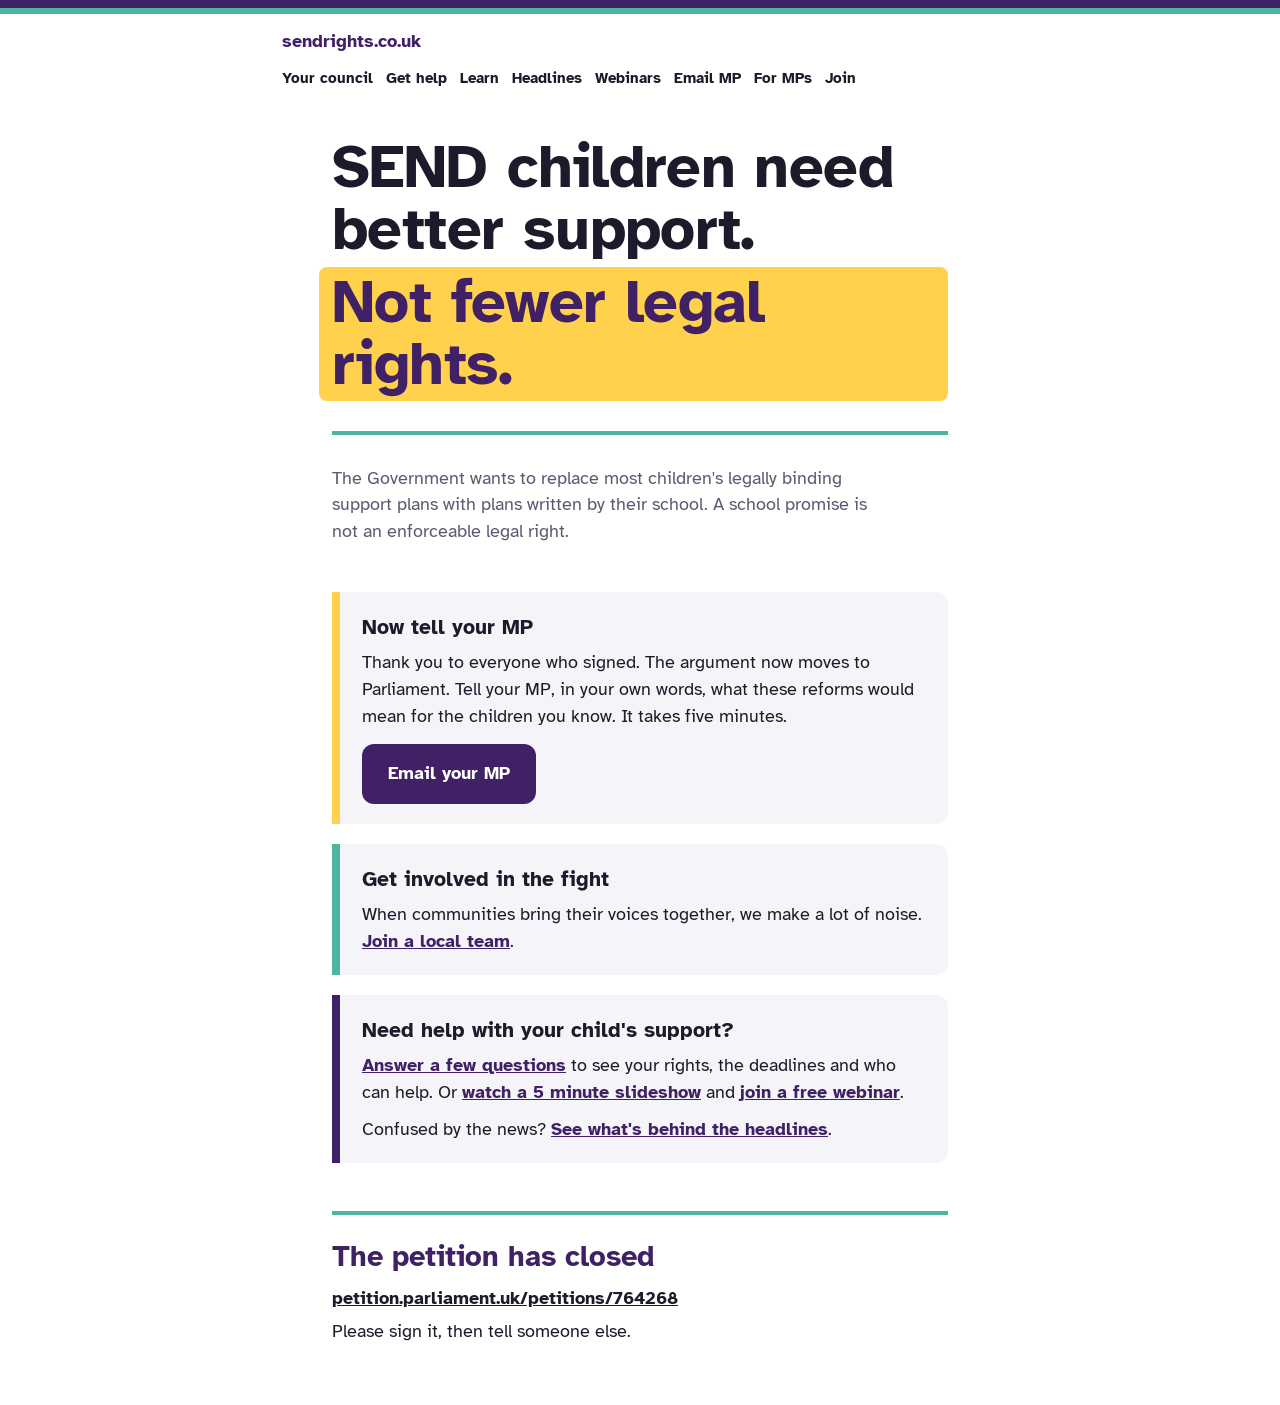
<file: index.html>
<!DOCTYPE html>
<html lang="en-GB">
<head>
<meta charset="utf-8">
<meta name="viewport" content="width=device-width, initial-scale=1, viewport-fit=cover">
<title>SEND children need better support. Not fewer legal rights.</title>
<meta name="description" content="Sign the petition to protect the legal right to support for children with SEND. It closes on 14 October.">
<meta property="og:title" content="SEND children need better support. Not fewer legal rights.">
<meta property="og:description" content="Sign the petition before it closes on 14 October. It takes two minutes.">
<meta property="og:url" content="https://sendrights.co.uk/">
<meta property="og:image" content="https://sendrights.co.uk/og-home.png">
<meta property="og:image:width" content="1200">
<meta property="og:image:height" content="630">
<meta property="og:image:alt" content="SEND children need better support. Not fewer legal rights. sendrights.co.uk">
<meta name="twitter:card" content="summary_large_image">
<meta name="twitter:image" content="https://sendrights.co.uk/og-home.png">
<meta property="og:type" content="website">
<link rel="preconnect" href="https://fonts.googleapis.com">
<link rel="preconnect" href="https://fonts.gstatic.com" crossorigin>
<link href="https://fonts.googleapis.com/css2?family=Atkinson+Hyperlegible:wght@400;700&display=swap" rel="stylesheet">
<link rel="stylesheet" href="/site.css">
<style>
:root{--plum:#412165;--teal:#4DB6A0;--yellow:#FFD14D;--bg:#fff;--ink:#1E1A2B;--muted:#5E5872;--line:#E4E0EC;--plum-text:#412165;
  box-sizing:border-box;padding-top:env(safe-area-inset-top,0px);padding-bottom:env(safe-area-inset-bottom,0px)}
@media (prefers-color-scheme:dark){:root{--bg:#1C1426;--ink:#F4F0FA;--muted:#BDB3CC;--line:#3A2D4C;--plum-text:#CDB6EC}}
*,*::before,*::after{box-sizing:inherit}
body{margin:0;background:var(--bg);color:var(--ink);font-family:"Atkinson Hyperlegible","Segoe UI","Helvetica Neue",Arial,sans-serif;font-size:18px;line-height:1.5}
.bars{height:14px;background:var(--plum);border-bottom:6px solid var(--teal)}
main{max-width:660px;margin:0 auto;padding:40px 22px 60px}
h1{font-size:clamp(2.4rem,9vw,3.8rem);line-height:1.02;margin:0;letter-spacing:-.01em}
.hl{display:inline-block;background:var(--yellow);color:#412165;padding:.06em .22em .1em;border-radius:8px;margin-left:-.22em;margin-top:.12em}
.rule{height:4px;background:var(--teal);border:0;margin:30px 0}
.lede{color:var(--muted);font-size:1.1rem;max-width:32em;margin:0}
.cta{margin-top:34px}
.cta h2{font-size:clamp(1.9rem,7vw,2.6rem);line-height:1.05;margin:0;color:var(--plum-text)}
.days{font-size:1.2rem;font-weight:700;color:#2E8B77;margin:8px 0 18px}
@media (prefers-color-scheme:dark){.days{color:#6FD0BA}}
.btn{display:inline-block;background:var(--plum);color:#fff;font-weight:700;font-size:1.15rem;padding:16px 26px;border-radius:12px;text-decoration:none}
.btn:hover{background:#2F1749}
.btn:focus-visible,a:focus-visible{outline:3px solid var(--teal);outline-offset:3px}
.small{color:var(--muted);font-size:1rem;margin:14px 0 0}
.next{margin-top:48px;padding:20px 22px;border-left:8px solid var(--yellow);background:rgba(128,110,160,.08);border-radius:0 12px 12px 0}
.next h3{margin:0 0 6px;font-size:1.3rem}
.next p{margin:0}
footer{margin-top:48px;padding-top:20px;border-top:4px solid var(--teal)}
footer .closes{font-size:1.8rem;font-weight:700;color:var(--plum-text);margin:0}
footer a{color:var(--ink);font-weight:700}
footer p{margin:6px 0 0}
</style>
</head>
<body>
<div class="bars" aria-hidden="true"></div>
<header class="site-head"><a class="brand" href="/" aria-current="page">sendrights.co.uk</a><nav><a href="/plans">Your council</a><a href="/help">Get help</a><a href="/learn">Learn</a><a href="/headlines">Headlines</a><a href="/webinars">Webinars</a><a href="/mp">Email MP</a><a href="/mps">For MPs</a><a href="/join">Join</a></nav></header>
<main>
  <h1>SEND children need better support.<br><span class="hl">Not fewer legal rights.</span></h1>
  <hr class="rule">
  <p class="lede">The Government wants to replace most children's legally binding support plans with plans written by their school. A school promise is not an enforceable legal right.</p>

  <section class="cta" id="open">
    <h2>Sign the petition</h2>
    <p class="days" id="days"></p>
    <a class="btn" href="https://petition.parliament.uk/petitions/764268" target="_blank" rel="noopener">Sign it now</a>
    <p class="small">It takes two minutes. You must click the link in the confirmation email, or your signature does not count.</p>
  </section>

  <section class="next">
    <h3 id="nextHead">Then tell your MP</h3>
    <p id="nextBody">Tell your MP, in your own words, what these reforms would mean for the children you know. It takes five minutes.</p>
    <p style="margin:14px 0 0"><a class="btn" href="/mp">Email your MP</a></p>
  </section>

  <section class="next" style="border-left-color:var(--teal);margin-top:20px">
    <h3>Get involved in the fight</h3>
    <p>When communities bring their voices together, we make a lot of noise. <a href="/join" style="color:var(--plum-text);font-weight:700">Join a local team</a>.</p>
  </section>

  <section class="next" style="border-left-color:var(--plum);margin-top:20px">
    <h3>Need help with your child's support?</h3>
    <p><a href="/help" style="color:var(--plum-text);font-weight:700">Answer a few questions</a> to see your rights, the deadlines and who can help. Or <a href="/learn" style="color:var(--plum-text);font-weight:700">watch a 5 minute slideshow</a> and <a href="/webinars" style="color:var(--plum-text);font-weight:700">join a free webinar</a>.</p>
    <p style="margin:10px 0 0">Confused by the news? <a href="/headlines" style="color:var(--plum-text);font-weight:700">See what's behind the headlines</a>.</p>
  </section>

  <footer>
    <p class="closes" id="closes">Closes 14 October</p>
    <p><a href="https://petition.parliament.uk/petitions/764268" target="_blank" rel="noopener">petition.parliament.uk/petitions/764268</a></p>
    <p>Please sign it, then tell someone else.</p>
  </footer>
</main>
<script>
(function(){
  // Petition closes at the end of 14 October 2026, UK time.
  var close = new Date("2026-10-14T23:59:59+01:00");
  var now = new Date();
  var ms = close - now;
  var d = document.getElementById("days");
  if (ms > 0) {
    var days = Math.ceil(ms / 86400000);
    d.textContent = days === 1 ? "Last day to sign." : days + " days left to sign.";
  } else {
    document.getElementById("open").hidden = true;
    document.getElementById("closes").textContent = "The petition has closed";
    document.getElementById("nextHead").textContent = "Now tell your MP";
    document.getElementById("nextBody").textContent = "Thank you to everyone who signed. The argument now moves to Parliament. Tell your MP, in your own words, what these reforms would mean for the children you know. It takes five minutes.";
  }
})();
</script>
<script data-goatcounter="https://sendrights.goatcounter.com/count" async src="//gc.zgo.at/count.js"></script>
</body>
</html>
</file>
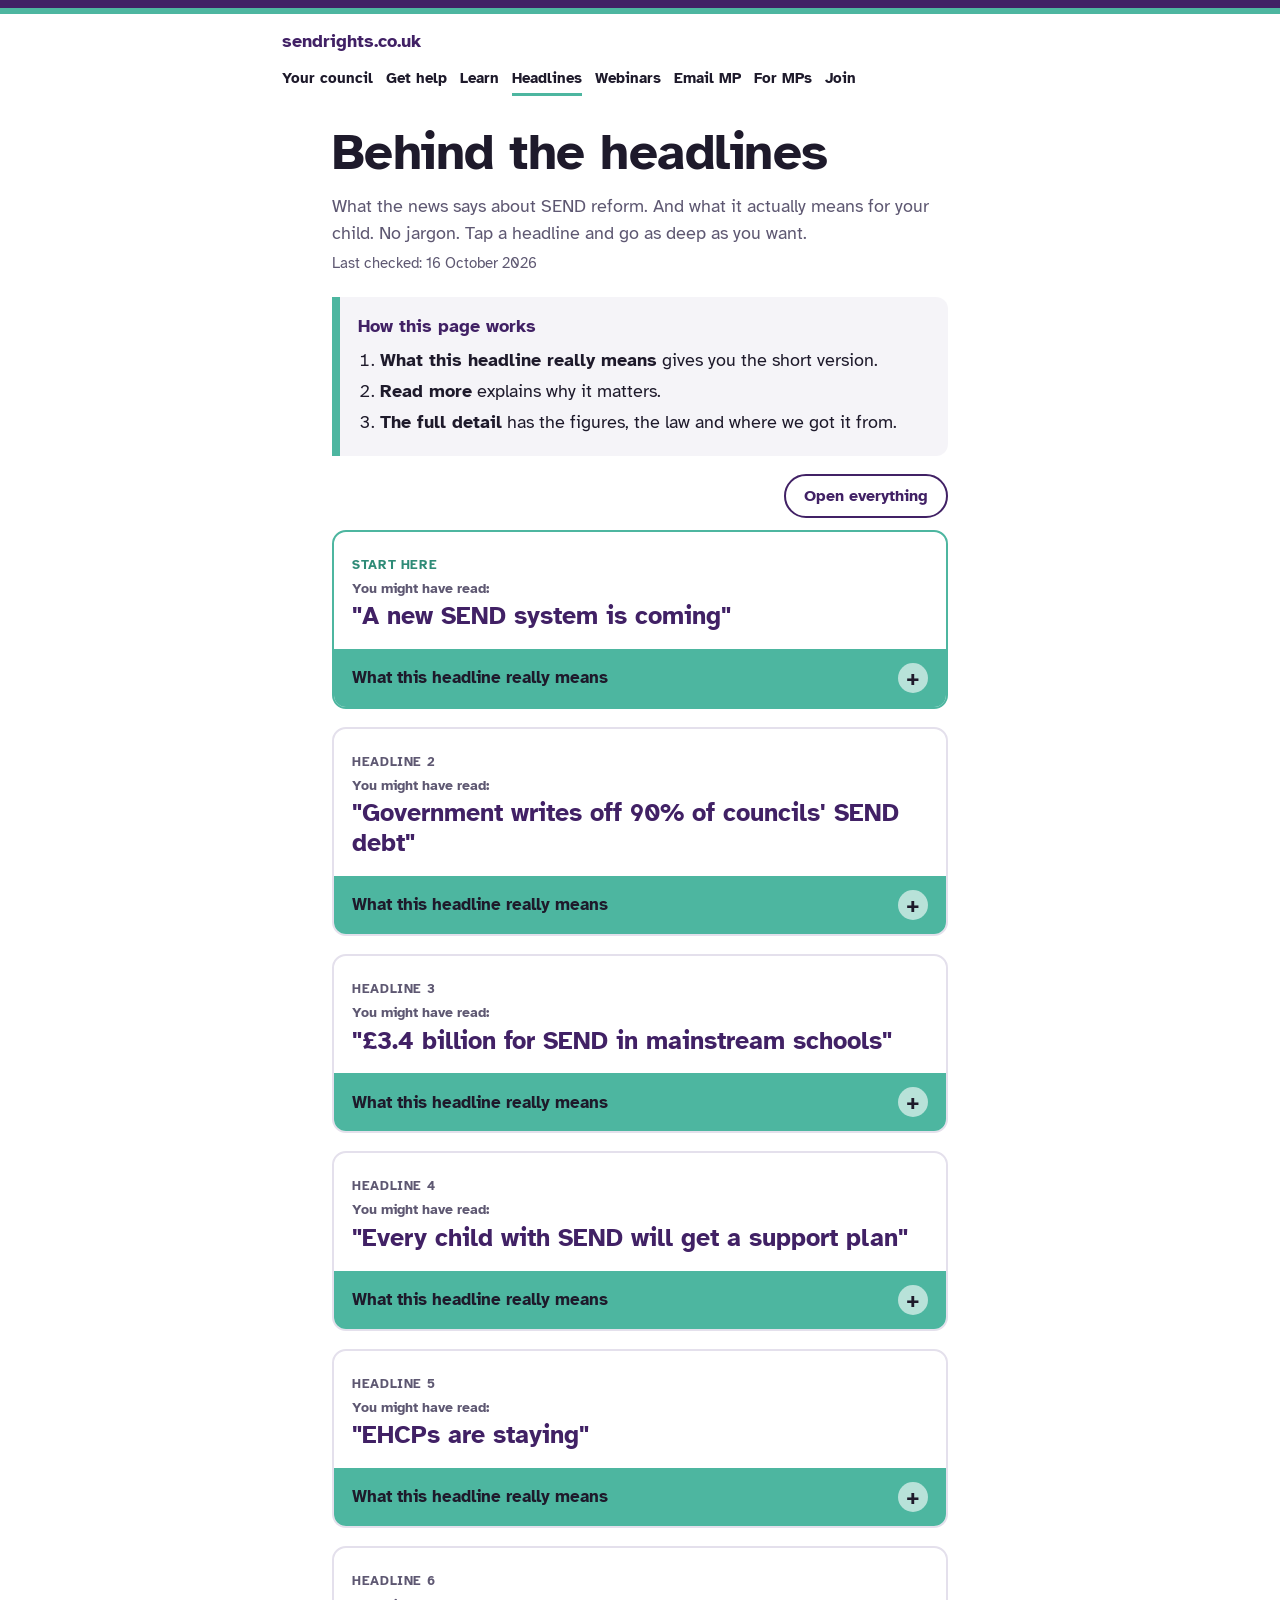
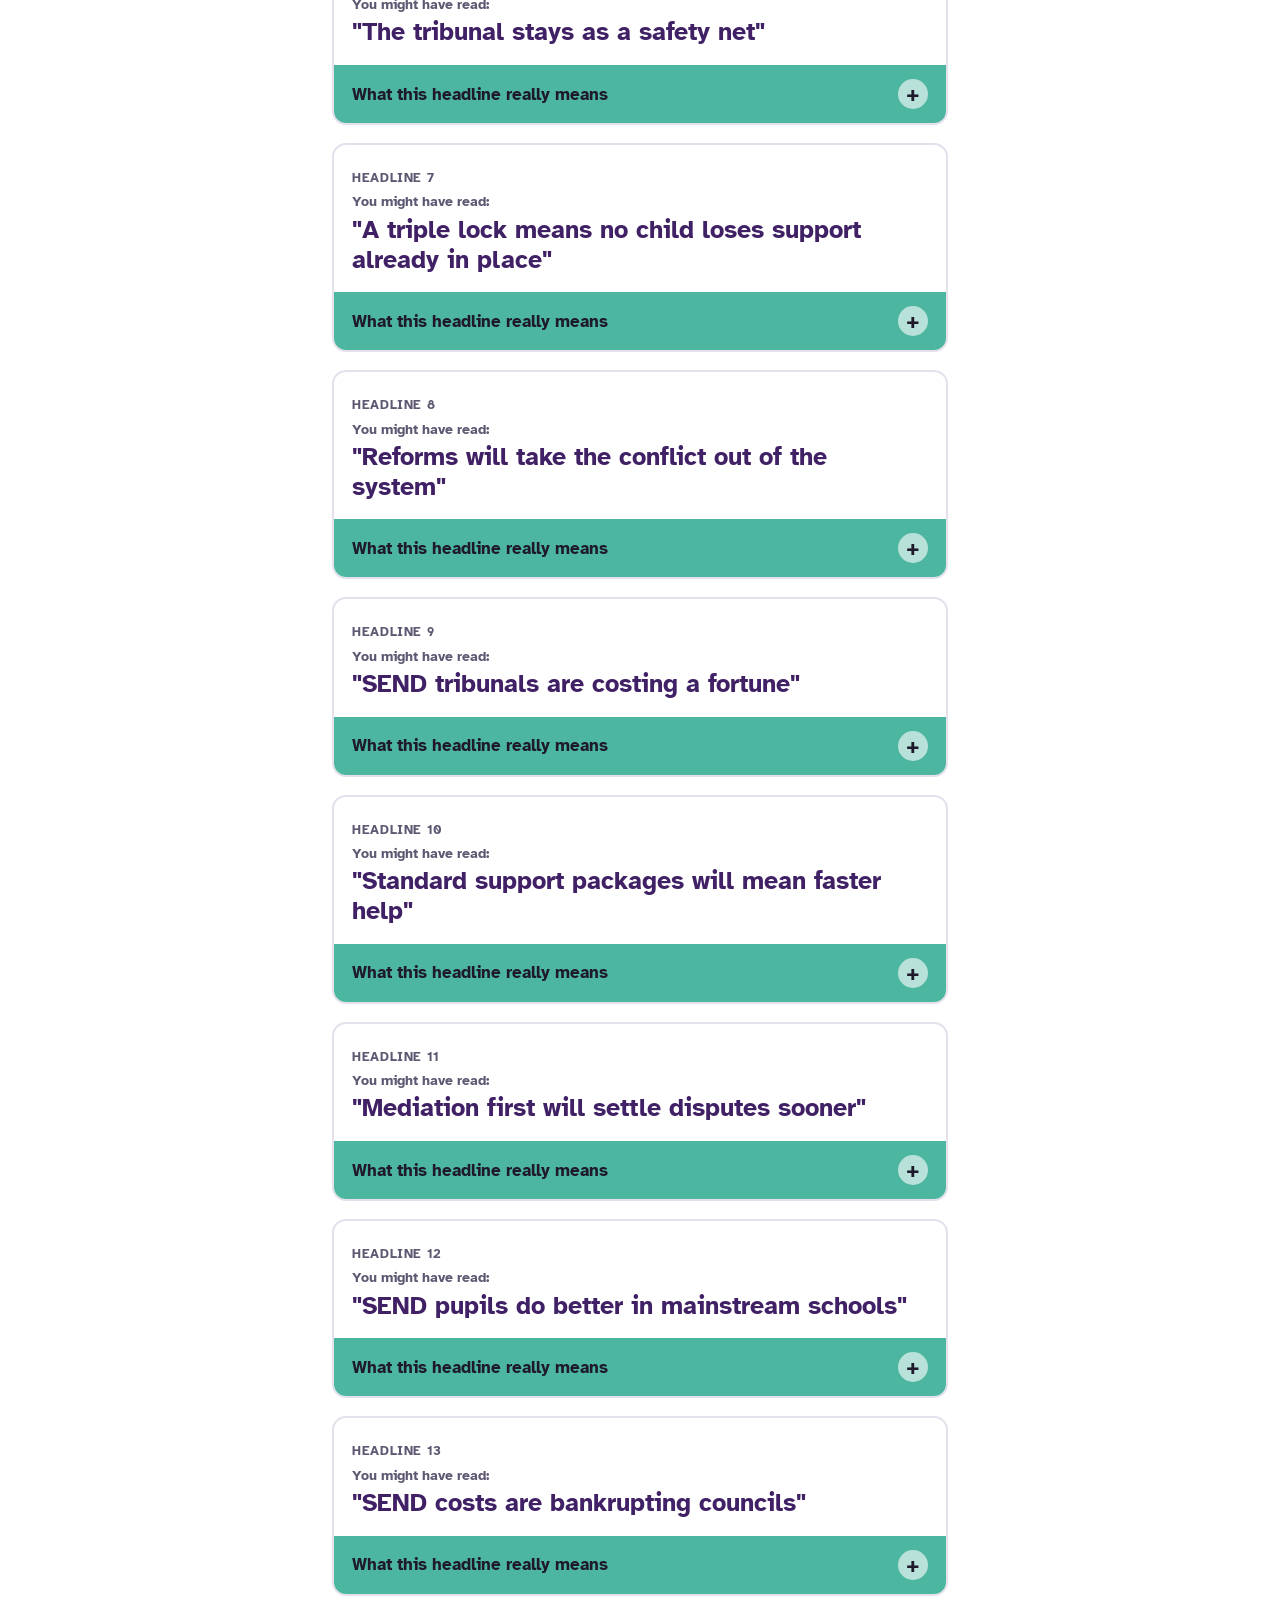
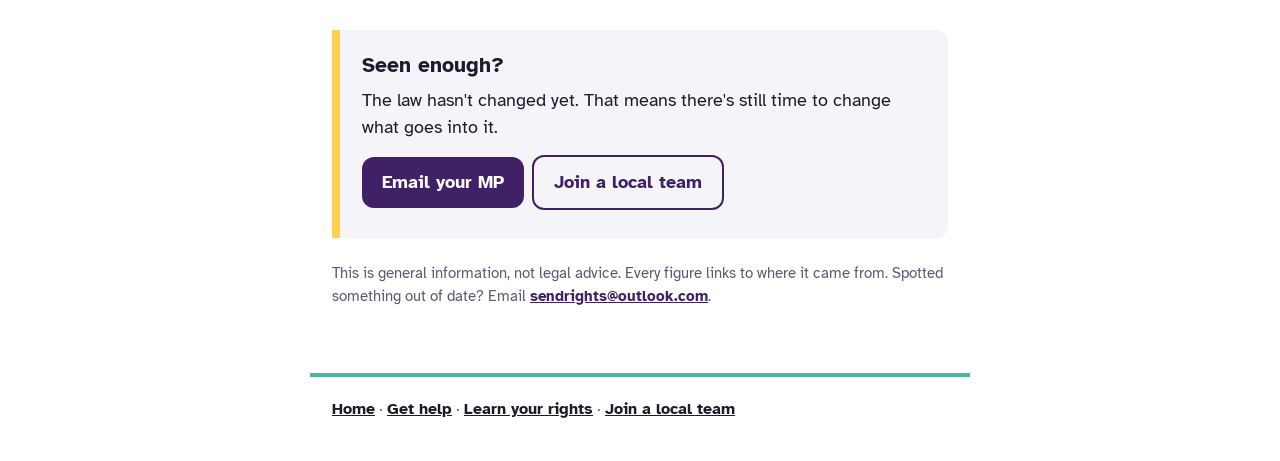
<file: headlines.html>
<!DOCTYPE html>
<html lang="en-GB">
<head>
<meta charset="utf-8">
<meta name="viewport" content="width=device-width, initial-scale=1, viewport-fit=cover">
<title>Behind the headlines | sendrights.co.uk</title>
<meta name="description" content="What the news says about SEND reform, and what it actually means for your child. Plain English, one tap at a time.">
<meta property="og:title" content="Behind the headlines">
<meta property="og:description" content="What the news says about SEND reform, and what it actually means for your child.">
<meta property="og:url" content="https://sendrights.co.uk/headlines">
<meta property="og:image" content="https://sendrights.co.uk/og-learn.png">
<meta property="og:image:width" content="1200">
<meta property="og:image:height" content="630">
<meta property="og:type" content="website">
<meta name="twitter:card" content="summary_large_image">
<meta name="twitter:image" content="https://sendrights.co.uk/og-learn.png">
<link rel="preconnect" href="https://fonts.googleapis.com">
<link rel="preconnect" href="https://fonts.gstatic.com" crossorigin>
<link href="https://fonts.googleapis.com/css2?family=Atkinson+Hyperlegible:wght@400;700&display=swap" rel="stylesheet">
<link rel="stylesheet" href="/site.css">
<style>
:root{--teal-soft:#E6F5F1;--yellow-soft:#FFF6DB;--t2line:#CFE9E2;--t3line:#F1DFA6}
@media (prefers-color-scheme:dark){:root{--teal-soft:#1D2E2C;--yellow-soft:#2E2818;--t2line:#2C4A44;--t3line:#4A3F22}}
.intro{color:var(--muted);font-size:1.1rem;margin:14px 0 6px;max-width:34em}
.checked{color:var(--muted);font-size:.95rem;margin:0 0 22px}
.how{background:var(--tint);border-left:8px solid var(--teal);border-radius:0 12px 12px 0;padding:16px 18px;margin:0 0 8px}
.how h2{font-size:1.15rem;margin:0 0 6px;color:var(--plum-text)}
.how ol{margin:0;padding-left:22px}
.how li{margin:4px 0}
.controls{display:flex;justify-content:flex-end;margin:18px 0 12px}
.controls button{font:inherit;font-size:1rem;font-weight:700;background:transparent;color:var(--plum-text);border:2px solid var(--plum-text);border-radius:999px;padding:8px 18px;cursor:pointer}
.controls button:hover{background:var(--plum);border-color:var(--plum);color:#fff}
article.hl{background:var(--card);border:2px solid var(--line);border-radius:14px;margin:0 0 18px;overflow:hidden}
article.hl.start{border-color:var(--teal)}
.hl-head{padding:18px 18px 4px}
.num{display:inline-block;font-size:.8rem;font-weight:700;letter-spacing:.05em;text-transform:uppercase;color:var(--muted);margin-bottom:4px}
.start .num{color:var(--teal-text)}
.says{font-size:.85rem;font-weight:700;color:var(--muted);margin:0}
.hl h3{font-size:clamp(1.25rem,4.6vw,1.55rem);line-height:1.2;color:var(--plum-text);margin:2px 0 14px}
details{margin:0}
summary{list-style:none;cursor:pointer;display:flex;align-items:center;justify-content:space-between;gap:12px;font-weight:700}
summary::-webkit-details-marker{display:none}
summary::after{content:"+";flex:none;width:30px;height:30px;border-radius:50%;display:grid;place-items:center;font-size:22px;line-height:1}
details[open]>summary::after{content:"\2212"}
summary:focus-visible{outline:3px solid var(--yellow);outline-offset:2px}
details.t1>summary{background:var(--teal);color:#1E1A2B;padding:14px 18px;font-size:1.05rem}
details.t1>summary::after{background:rgba(255,255,255,.6);color:#1E1A2B}
details.t1>.body{padding:16px 18px 18px;background:var(--teal-soft)}
.nutshell{font-size:1.15rem;margin:0 0 16px}
details.t2{background:var(--card);border-radius:12px;border:1px solid var(--t2line)}
details.t2>summary{padding:12px 16px;color:var(--plum-text)}
details.t2>summary::after{background:var(--yellow);color:#412165}
details.t2>.body{padding:0 16px 16px}
details.t3{background:var(--yellow-soft);border-radius:10px;margin-top:14px;border:1px solid var(--t3line)}
details.t3>summary{padding:11px 14px;color:var(--plum-text);font-size:.98rem}
details.t3>summary::after{background:var(--plum);color:#fff;font-size:20px}
details.t3>.body{padding:0 14px 14px;font-size:1rem}
.body p{margin:0 0 12px}
.body p:last-child{margin-bottom:0}
.body ul{margin:0 0 12px;padding-left:22px}
.body li{margin:4px 0}
.do{background:var(--card);border-left:4px solid var(--teal);padding:10px 12px;border-radius:6px;margin:12px 0}
.do strong{color:var(--plum-text)}
.src{font-size:.85rem;color:var(--muted);margin-top:12px}
.src a{color:var(--muted)}
.next{margin-top:34px;padding:20px 22px;border-left:8px solid var(--yellow);background:var(--tint);border-radius:0 12px 12px 0}
.next h2{margin:0 0 6px;font-size:1.3rem}
.next p{margin:0 0 14px}
.btn{display:inline-block;background:var(--plum);color:#fff;font-weight:700;padding:12px 20px;border-radius:12px;text-decoration:none;margin:0 8px 8px 0}
.btn.alt{background:transparent;color:var(--plum-text);border:2px solid var(--plum-text)}
.note{color:var(--muted);font-size:.95rem;margin-top:24px}
.note a{color:var(--plum-text);font-weight:700}
@media print{details>.body{display:block!important}summary::after,.controls,.site-head nav{display:none}}
</style>
</head>
<body>
<div class="bars" aria-hidden="true"></div>
<header class="site-head"><a class="brand" href="/">sendrights.co.uk</a><nav><a href="/plans">Your council</a><a href="/help">Get help</a><a href="/learn">Learn</a><a href="/headlines" aria-current="page">Headlines</a><a href="/webinars">Webinars</a><a href="/mp">Email MP</a><a href="/mps">For MPs</a><a href="/join">Join</a></nav></header>
<main>
  <h1 class="page-title">Behind the headlines</h1>
  <p class="intro">What the news says about SEND reform. And what it actually means for your child. No jargon. Tap a headline and go as deep as you want.</p>
  <p class="checked">Last checked: 16 October 2026</p>

  <section class="how">
    <h2>How this page works</h2>
    <ol>
      <li><strong>What this headline really means</strong> gives you the short version.</li>
      <li><strong>Read more</strong> explains why it matters.</li>
      <li><strong>The full detail</strong> has the figures, the law and where we got it from.</li>
    </ol>
  </section>

  <div class="controls">
    <button type="button" id="toggleAll" aria-pressed="false">Open everything</button>
  </div>

  <!-- 1 -->
  <article class="hl start">
    <div class="hl-head">
      <span class="num">Start here</span>
      <p class="says">You might have read:</p>
      <h3>"A new SEND system is coming"</h3>
    </div>
    <details class="t1">
      <summary>What this headline really means</summary>
      <div class="body">
        <p class="nutshell">None of it is law yet. Your child's rights today are exactly the same as they were.</p>
        <details class="t2">
          <summary>Read more</summary>
          <div class="body">
            <p>The government has published plans. Plans are not law. To change your child's rights, Parliament has to pass a new Act first.</p>
            <p>So if a school or council tells you support has changed "because of the reforms", that is not correct. Ask them to put it in writing and tell you which law they are relying on.</p>
            <details class="t3">
              <summary>The full detail</summary>
              <div class="body">
                <p>The plans are in the Schools White Paper, "Every Child Achieving and Thriving", published on 23 February 2026. The consultation on it closed on 18 May 2026.</p>
                <p>The King's Speech on 13 May 2026 announced an "Education for All Bill" to bring in the changes. Most of the changes are expected from 2029 or 2030.</p>
                <p>Until then, the Children and Families Act 2014 still applies in full. That means today:</p>
                <ul>
                  <li>You can ask your council for an EHC needs assessment. It has 6 weeks to decide.</li>
                  <li>A final plan should be issued within 20 weeks.</li>
                  <li>The council must deliver what is in the plan.</li>
                  <li>You can appeal to an independent tribunal if you disagree.</li>
                </ul>
                <div class="do"><strong>What you can do:</strong> use your rights now. IPSEA and SOS!SEN both give free advice, and IPSEA has template letters.</div>
                <p class="src">Sources: <a href="https://commonslibrary.parliament.uk/research-briefings/cbp-10550">House of Commons Library</a> · <a href="https://feweek.co.uk/education-for-all-send-reform-bill-confirmed-in-kings-speech-2026/">FE Week</a> · <a href="https://contact.org.uk/about-contact/news-and-views/brief-overview-of-the-schools-white-paper-in-england/">Contact</a> · <a href="https://www.ipsea.org.uk/">IPSEA</a> · <a href="https://www.sossen.org.uk/">SOS!SEN</a></p>
              </div>
            </details>
          </div>
        </details>
      </div>
    </details>
  </article>

  <!-- 2 -->
  <article class="hl">
    <div class="hl-head">
      <span class="num">Headline 2</span>
      <p class="says">You might have read:</p>
      <h3>"Government writes off 90% of councils' SEND debt"</h3>
    </div>
    <details class="t1">
      <summary>What this headline really means</summary>
      <div class="body">
        <p class="nutshell">The government will pay off most of what councils overspent on SEND. But the money comes with strings attached.</p>
        <details class="t2">
          <summary>Read more</summary>
          <div class="body">
            <p>Councils don't get the money automatically. They have to write a "local SEND reform plan", and the government has to approve it.</p>
            <p>That plan commits the council to the government's reforms. The same reforms that would weaken families' legal rights.</p>
            <p>So the write-off works like a reward for signing up. A council that won't sign up stays in debt.</p>
            <details class="t3">
              <summary>The full detail</summary>
              <div class="body">
                <p>The write-off covers 90% of councils' high needs deficits built up to the end of March 2026. In total that is around £5 billion. It is paid as a "high needs stability grant".</p>
                <p>Councils still have to find the other 10% themselves. For Hampshire alone, that is more than £35 million.</p>
                <p>One critic warned the local plans risk becoming a national version of the "safety valve" scheme. Under that scheme, some councils got bailout money in exchange for cutting SEND costs.</p>
                <p>The debt didn't come from waste. It built up because the cost of supporting children with high needs was more than the money councils were given.</p>
                <div class="do"><strong>What you can do:</strong> ask your local councillors what your council's local SEND reform plan commits to, and whether families were consulted on it.</div>
                <p class="src">Sources: <a href="https://schoolsweek.co.uk/?p=241478">Schools Week</a> · <a href="https://schoolsweek.co.uk/council-wants-safety-valve-cash-back-in-dfe-deficit-write-off/">Schools Week (safety valve)</a> · <a href="https://www.liphookherald.com/news/politics/hampshire-ps354m-send-deficit-to-be-cut-under-government-bailout-878801">Liphook Herald (Hampshire)</a></p>
              </div>
            </details>
          </div>
        </details>
      </div>
    </details>
  </article>

  <!-- 3 -->
  <article class="hl">
    <div class="hl-head">
      <span class="num">Headline 3</span>
      <p class="says">You might have read:</p>
      <h3>"£3.4 billion for SEND in mainstream schools"</h3>
    </div>
    <details class="t1">
      <summary>What this headline really means</summary>
      <div class="body">
        <p class="nutshell">It sounds huge. But it is spread over three years and across every school in England. And none of it is promised to your child.</p>
        <details class="t2">
          <summary>Read more</summary>
          <div class="body">
            <p>The money is split into two pots. One goes straight to schools for things like small group help. The other pays for a bank of specialists, like speech and language therapists, that schools can call on.</p>
            <p>Both are good ideas. But neither is tied to a named child. A school decides how to spend it.</p>
            <p>An EHCP is different. It says what your child gets, and the council has to deliver it.</p>
            <details class="t3">
              <summary>The full detail</summary>
              <div class="body">
                <ul>
                  <li><strong>£1.6 billion</strong> over three years: the Inclusive Mainstream Fund, paid to early years settings, schools and colleges.</li>
                  <li><strong>£1.8 billion</strong> over three years: "Experts at Hand", a local bank of specialists schools can use, whether or not a child has an EHCP.</li>
                </ul>
                <p>This is real money, and it's fair to say so. But it covers every mainstream nursery, school and college in England, over three years.</p>
                <p>The big question is where the specialists will come from. Money can't buy a speech therapist who doesn't exist.</p>
                <p>Under section 42 of the Children and Families Act 2014, the council must secure the support written in an EHCP. A school fund carries no duty like that.</p>
                <p class="src">Sources: <a href="https://www.educationbusinessuk.net/node/24924">Education Business</a> · <a href="https://chamindajayanetti.substack.com/p/send-reform-a-tightrope-without-a">Chaminda Jayanetti</a></p>
              </div>
            </details>
          </div>
        </details>
      </div>
    </details>
  </article>

  <!-- 4 -->
  <article class="hl">
    <div class="hl-head">
      <span class="num">Headline 4</span>
      <p class="says">You might have read:</p>
      <h3>"Every child with SEND will get a support plan"</h3>
    </div>
    <details class="t1">
      <summary>What this headline really means</summary>
      <div class="body">
        <p class="nutshell">The plan is written by the school. An EHCP is the law. A school plan is a promise.</p>
        <details class="t2">
          <summary>Read more</summary>
          <div class="body">
            <p>The new plans are called Individual Support Plans, or ISPs. Schools would have a legal duty to write one for every child with SEND.</p>
            <p>But a duty to write a plan is not a duty to deliver it. If the school doesn't do what the ISP says, you couldn't take it to a judge.</p>
            <details class="t3">
              <summary>The full detail</summary>
              <div class="body">
                <p>ISPs would cover two levels of support, called "Targeted" and "Targeted Plus". They would replace today's SEN support.</p>
                <p>To be fair: children on SEN support today often have no written plan at all. For them, an ISP could be a step forward.</p>
                <p>The worry is the children who would qualify for an EHCP today, but would get an ISP instead. They would go from a legal right to a promise.</p>
                <p>The ISP proposals don't give families a route to tribunal. Even some supporters of the reforms have called for tribunal rights to cover ISP disputes.</p>
                <p class="src">Sources: <a href="https://contact.org.uk/about-contact/news-and-views/brief-overview-of-the-schools-white-paper-in-england/">Contact</a> · <a href="https://www.libdemvoice.org/labours-send-white-paper-gets-the-destination-right-and-the-journey-wrong-79193.html">Lib Dem Voice</a></p>
              </div>
            </details>
          </div>
        </details>
      </div>
    </details>
  </article>

  <!-- 5 -->
  <article class="hl">
    <div class="hl-head">
      <span class="num">Headline 5</span>
      <p class="says">You might have read:</p>
      <h3>"EHCPs are staying"</h3>
    </div>
    <details class="t1">
      <summary>What this headline really means</summary>
      <div class="body">
        <p class="nutshell">Only for children with "complex needs". Nobody has said what that means.</p>
        <details class="t2">
          <summary>Read more</summary>
          <div class="body">
            <p>The white paper doesn't define complex needs. But that phrase decides who keeps a legal right and who gets a school promise.</p>
            <p>The children most at risk are the ones who don't look complex in a classroom. The child who masks and seems fine. The child whose needs come out as behaviour. The child with anxiety who freezes or refuses.</p>
            <details class="t3">
              <summary>The full detail</summary>
              <div class="body">
                <p>Under the plans, only children who need a "Specialist Provision Package" would have an EHCP.</p>
                <p>More than 700,000 children and young people in England have an EHC plan today. Without a definition, families can't tell which of them would still qualify.</p>
                <p>If the definition isn't written into the Act itself, it could be set or changed later with much less scrutiny from Parliament.</p>
                <div class="do"><strong>What you can do:</strong> ask your MP one simple question. "What is the legal definition of complex needs, and where will it be written?"</div>
                <p class="src">Sources: <a href="https://www.healthwatchbrightonandhove.co.uk/news/2026-05-13/schools-white-paper-send-reforms">Healthwatch Brighton and Hove</a> · <a href="https://contact.org.uk/about-contact/news-and-views/brief-overview-of-the-schools-white-paper-in-england/">Contact</a></p>
              </div>
            </details>
          </div>
        </details>
      </div>
    </details>
  </article>

  <!-- 6 -->
  <article class="hl">
    <div class="hl-head">
      <span class="num">Headline 6</span>
      <p class="says">You might have read:</p>
      <h3>"The tribunal stays as a safety net"</h3>
    </div>
    <details class="t1">
      <summary>What this headline really means</summary>
      <div class="body">
        <p class="nutshell">It stays. But it loses its power over the thing families fight about most: which school.</p>
        <details class="t2">
          <summary>Read more</summary>
          <div class="body">
            <p>Today, if a judge agrees with you, they can order the council to name the school your child needs.</p>
            <p>Under the plans, the tribunal couldn't name a school. It could only ask the council to look at its decision again. Then the council decides again.</p>
            <p>That's the council marking its own homework.</p>
            <details class="t3">
              <summary>The full detail</summary>
              <div class="body">
                <p>Section 39 of the Children and Families Act 2014 says the council must name the school you ask for, unless:</p>
                <ul>
                  <li>it isn't suitable for your child, or</li>
                  <li>it would affect other children's education, or</li>
                  <li>it would be an inefficient use of resources.</li>
                </ul>
                <p>Around 25,000 SEND appeals were registered in 2024/25. Even in appeals about which school, parents still won more than half the time. Under the plans, those wins would become a request to think again.</p>
                <p class="src">Sources: <a href="https://www.wardhadaway.com/insights/updates/the-biggest-shift-in-send-we-have-seen-in-a-decade-exploring-the-schools-white-paper-2026/">Ward Hadaway</a> · <a href="https://www.brownejacobson.com/insights/send-tribunal-data-released">Browne Jacobson</a></p>
              </div>
            </details>
          </div>
        </details>
      </div>
    </details>
  </article>

  <!-- 7 -->
  <article class="hl">
    <div class="hl-head">
      <span class="num">Headline 7</span>
      <p class="says">You might have read:</p>
      <h3>"A triple lock means no child loses support already in place"</h3>
    </div>
    <details class="t1">
      <summary>What this headline really means</summary>
      <div class="body">
        <p class="nutshell">It protects support that's already there, for now. It doesn't protect the children who come next.</p>
        <details class="t2">
          <summary>Read more</summary>
          <div class="body">
            <p>Children with an EHCP in a mainstream school wouldn't be moved onto the new plans until at least 2030. That's a delay, not a guarantee.</p>
            <p>And it does nothing for a younger brother or sister, or a child who gets diagnosed next year. They would go straight into the new system.</p>
            <details class="t3">
              <summary>The full detail</summary>
              <div class="body">
                <p>The "triple lock" of transitional protections was announced with the Education for All Bill in the King's Speech in May 2026.</p>
                <p>When the Schools Minister was asked whether children could lose their plans when they are reassessed, she didn't give a direct answer.</p>
                <p>Protections are only as strong as the words in the final law. Promises in a speech can't be enforced.</p>
                <div class="do"><strong>What you can do:</strong> ask your MP whether the protections will be written into the Act, and what happens at a child's first review after 2030.</div>
                <p class="src">Sources: <a href="https://www.localgovernmentlawyer.co.uk/education-law/394-education-news/100477-government-says-education-for-all-bill-will-ensure-smooth-transition-to-new-send-support-system-via-triple-lock-of-protections">Local Government Lawyer</a> · <a href="https://www.healthwatchbrightonandhove.co.uk/news/2026-05-13/schools-white-paper-send-reforms">Healthwatch Brighton and Hove</a> · <a href="https://www.libdemvoice.org/labours-send-white-paper-gets-the-destination-right-and-the-journey-wrong-79193.html">Lib Dem Voice</a></p>
              </div>
            </details>
          </div>
        </details>
      </div>
    </details>
  </article>

  <!-- 8 -->
  <article class="hl">
    <div class="hl-head">
      <span class="num">Headline 8</span>
      <p class="says">You might have read:</p>
      <h3>"Reforms will take the conflict out of the system"</h3>
    </div>
    <details class="t1">
      <summary>What this headline really means</summary>
      <div class="body">
        <p class="nutshell">The conflict happens because councils say no when the law says yes. Families win almost every appeal.</p>
        <details class="t2">
          <summary>Read more</summary>
          <div class="body">
            <p>When a family goes to tribunal and a judge looks at the evidence, the family nearly always wins. That isn't parents being difficult. It's councils getting decisions wrong.</p>
            <p>Taking away appeal rights doesn't fix wrong decisions. It's like cutting complaints by closing the complaints desk.</p>
            <details class="t3">
              <summary>The full detail</summary>
              <div class="body">
                <p>In 2022-23, parents won 98.3% of appeals that reached a hearing. Of 7,968 hearings, only 136 backed the council's decision.</p>
                <p>Appeals keep rising. Around 25,000 were registered in 2024/25, up 18% on the year before.</p>
                <p>The real fix is lawful decisions the first time, with enough money and staff behind them.</p>
                <p class="src">Sources: <a href="https://schoolsweek.co.uk/?p=195881">Schools Week</a> · <a href="https://www.brownejacobson.com/insights/send-tribunal-data-released">Browne Jacobson</a></p>
              </div>
            </details>
          </div>
        </details>
      </div>
    </details>
  </article>

  <!-- 9 -->
  <article class="hl">
    <div class="hl-head">
      <span class="num">Headline 9</span>
      <p class="says">You might have read:</p>
      <h3>"SEND tribunals are costing a fortune"</h3>
    </div>
    <details class="t1">
      <summary>What this headline really means</summary>
      <div class="body">
        <p class="nutshell">They do cost a lot. Mostly because councils keep fighting cases they then lose.</p>
        <details class="t2">
          <summary>Read more</summary>
          <div class="body">
            <p>Councils spend huge sums defending decisions that judges overturn. That money could have paid for the support in the first place.</p>
            <p>Families don't pay a fee to appeal. What they pay is time, stress and months of their lives.</p>
            <details class="t3">
              <summary>The full detail</summary>
              <div class="body">
                <ul>
                  <li>Councils were estimated to have spent <strong>£153 million</strong> defending SEND appeals in 2023/24.</li>
                  <li>Since the 2014 reforms, the estimate is <strong>£580 million</strong>.</li>
                  <li>Appeals that councils lost cost taxpayers <strong>£60 million</strong> in 2021-22 alone.</li>
                </ul>
                <p>Cutting appeal rights would save some of that money. But only by stopping families challenging decisions that are wrong.</p>
                <p class="src">Sources: <a href="https://www.birkettlong.co.uk/insights/education/2024-send-tribunal-data-published-showing-appeals-increased-55">Birkett Long</a> · <a href="https://contact.org.uk/?p=23211">Contact</a></p>
              </div>
            </details>
          </div>
        </details>
      </div>
    </details>
  </article>

  <!-- 10 -->
  <article class="hl">
    <div class="hl-head">
      <span class="num">Headline 10</span>
      <p class="says">You might have read:</p>
      <h3>"Standard support packages will mean faster help"</h3>
    </div>
    <details class="t1">
      <summary>What this headline really means</summary>
      <div class="body">
        <p class="nutshell">A package is built around a label, not around your child.</p>
        <details class="t2">
          <summary>Read more</summary>
          <div class="body">
            <p>Today, an EHCP has to be written around your child's actual needs. Under the plans, support would come from set packages that councils buy in.</p>
            <p>Two autistic children can need completely different things. One needs weekly speech and language therapy. The other needs sensory breaks and a trusted adult. A package built for "autism" might fit neither.</p>
            <details class="t3">
              <summary>The full detail</summary>
              <div class="body">
                <p>The SEND Code of Practice says the support in an EHCP must be detailed, specific and normally quantified. That's why plans can be enforced. You can see exactly what was promised.</p>
                <p>The charity Contact has warned that the new packages remove the individual, tailored nature of plans.</p>
                <p>Packages also tend to be built around getting a child through school, not getting them on. Bright children with SEND need the barriers removed, not a lower ceiling.</p>
                <p>Faster help is good. But a plan you get quickly and can't enforce just means being told no faster.</p>
                <p class="src">Sources: <a href="https://contact.org.uk/about-contact/news-and-views/brief-overview-of-the-schools-white-paper-in-england/">Contact</a> · <a href="https://www.gov.uk/government/publications/send-code-of-practice-0-to-25">SEND Code of Practice</a></p>
              </div>
            </details>
          </div>
        </details>
      </div>
    </details>
  </article>

  <!-- 11 -->
  <article class="hl">
    <div class="hl-head">
      <span class="num">Headline 11</span>
      <p class="says">You might have read:</p>
      <h3>"Mediation first will settle disputes sooner"</h3>
    </div>
    <details class="t1">
      <summary>What this headline really means</summary>
      <div class="body">
        <p class="nutshell">Mediation can help. But a mediator can't make the council do anything.</p>
        <details class="t2">
          <summary>Read more</summary>
          <div class="body">
            <p>Mediation is a meeting where someone independent helps you and the council try to agree. It only works if the council is willing to move.</p>
            <p>Councils move because they know a judge is behind it. Weaken the judge and the council has less reason to agree.</p>
            <details class="t3">
              <summary>The full detail</summary>
              <div class="body">
                <p>Mediation is already part of the system. Before most appeals, you have to contact a mediation adviser first. You can then choose whether to mediate. Appeals only about the school named are the exception.</p>
                <p>The plans push mediation and school complaints processes harder, to cut the tribunal backlog. At the same time, the tribunal loses power over schools.</p>
                <p>More talking with less power behind it isn't faster justice.</p>
                <p class="src">Sources: <a href="https://www.wardhadaway.com/insights/updates/the-biggest-shift-in-send-we-have-seen-in-a-decade-exploring-the-schools-white-paper-2026/">Ward Hadaway</a> · <a href="https://www.ipsea.org.uk/">IPSEA</a></p>
              </div>
            </details>
          </div>
        </details>
      </div>
    </details>
  </article>

  <!-- 12 -->
  <article class="hl">
    <div class="hl-head">
      <span class="num">Headline 12</span>
      <p class="says">You might have read:</p>
      <h3>"SEND pupils do better in mainstream schools"</h3>
    </div>
    <details class="t1">
      <summary>What this headline really means</summary>
      <div class="body">
        <p class="nutshell">That compares different groups of children. It tells you nothing about your child.</p>
        <details class="t2">
          <summary>Read more</summary>
          <div class="body">
            <p>Children in special schools are often there because their needs couldn't be met in mainstream. So of course the groups get different results.</p>
            <p>It's like saying people who aren't in hospital are healthier. True. But it doesn't mean you should close the hospital.</p>
            <details class="t3">
              <summary>The full detail</summary>
              <div class="body">
                <p>The government's research says children with SEND in mainstream score around half a grade better at GCSE.</p>
                <p>Nobody is against inclusion when it works. The fight is about choice. Today the law gives families a strong right to name the school that fits their child.</p>
                <p>Mainstream inclusion also needs capacity. In one survey, 76% of school leaders expected a significant increase in workload under the plans.</p>
                <p class="src">Sources: <a href="https://gkstrategy.com/wp-content/uploads/2026/03/GK-Strategy-SEND-Reforms.pdf">GK Strategy</a> · <a href="https://www.naidex.co.uk/businesswithoutbarriers/news-article-business-without-barriers/plans-for-send-bill-prompt-concerns-for-teacher-workload">Naidex (Browne Jacobson survey)</a></p>
              </div>
            </details>
          </div>
        </details>
      </div>
    </details>
  </article>

  <!-- 13 -->
  <article class="hl">
    <div class="hl-head">
      <span class="num">Headline 13</span>
      <p class="says">You might have read:</p>
      <h3>"SEND costs are bankrupting councils"</h3>
    </div>
    <details class="t1">
      <summary>What this headline really means</summary>
      <div class="body">
        <p class="nutshell">Costs have risen because more children's needs are being spotted, and funding hasn't kept up. Children aren't the problem.</p>
        <details class="t2">
          <summary>Read more</summary>
          <div class="body">
            <p>Councils really are under huge pressure. That's true and worth saying.</p>
            <p>But a lot of the cost comes from the system failing early. When there's no suitable school nearby, councils pay for long taxi journeys and expensive placements further away.</p>
            <p>Removing rights doesn't make a child's needs smaller. It just moves the cost onto families.</p>
            <details class="t3">
              <summary>The full detail</summary>
              <div class="body">
                <ul>
                  <li>In one survey, 53% of councils said they couldn't set a balanced budget in 2026/27 if their SEND deficits went back on their books.</li>
                  <li>Councils were projected to spend around <strong>£12 billion</strong> on SEND by 2026, up from about £4 billion a decade earlier.</li>
                  <li>SEND school transport alone could cost <strong>£3.4 billion a year</strong> by 2030/31.</li>
                </ul>
                <p>Even the Local Government Association says it isn't right that a child has to travel a long way because there's no suitable school near home.</p>
                <p class="src">Sources: <a href="https://schoolsweek.co.uk/?p=225750">Schools Week</a> · <a href="https://www.learningdisabilitytoday.co.uk/news/send-system-is-broken-new-landmark-report-confirms/">Learning Disability Today</a> · <a href="https://lb2.local.gov.uk/node/8282301">Local Government Association</a></p>
              </div>
            </details>
          </div>
        </details>
      </div>
    </details>
  </article>

  <section class="next">
    <h2>Seen enough?</h2>
    <p>The law hasn't changed yet. That means there's still time to change what goes into it.</p>
    <a class="btn" href="/mp">Email your MP</a><a class="btn alt" href="/join">Join a local team</a>
  </section>

  <p class="note">This is general information, not legal advice. Every figure links to where it came from. Spotted something out of date? Email <a href="mailto:sendrights@outlook.com">sendrights@outlook.com</a>.</p>
</main>
<footer class="site-foot"><a href="/">Home</a> · <a href="/help">Get help</a> · <a href="/learn">Learn your rights</a> · <a href="/join">Join a local team</a></footer>
<script>
(function(){
  var btn=document.getElementById('toggleAll');
  if(!btn)return;
  btn.addEventListener('click',function(){
    var open=btn.getAttribute('aria-pressed')!=='true';
    document.querySelectorAll('details').forEach(function(d){d.open=open;});
    btn.setAttribute('aria-pressed',open?'true':'false');
    btn.textContent=open?'Close everything':'Open everything';
  });
})();
</script>
<script data-goatcounter="https://sendrights.goatcounter.com/count" async src="//gc.zgo.at/count.js"></script>
</body>
</html>
</file>
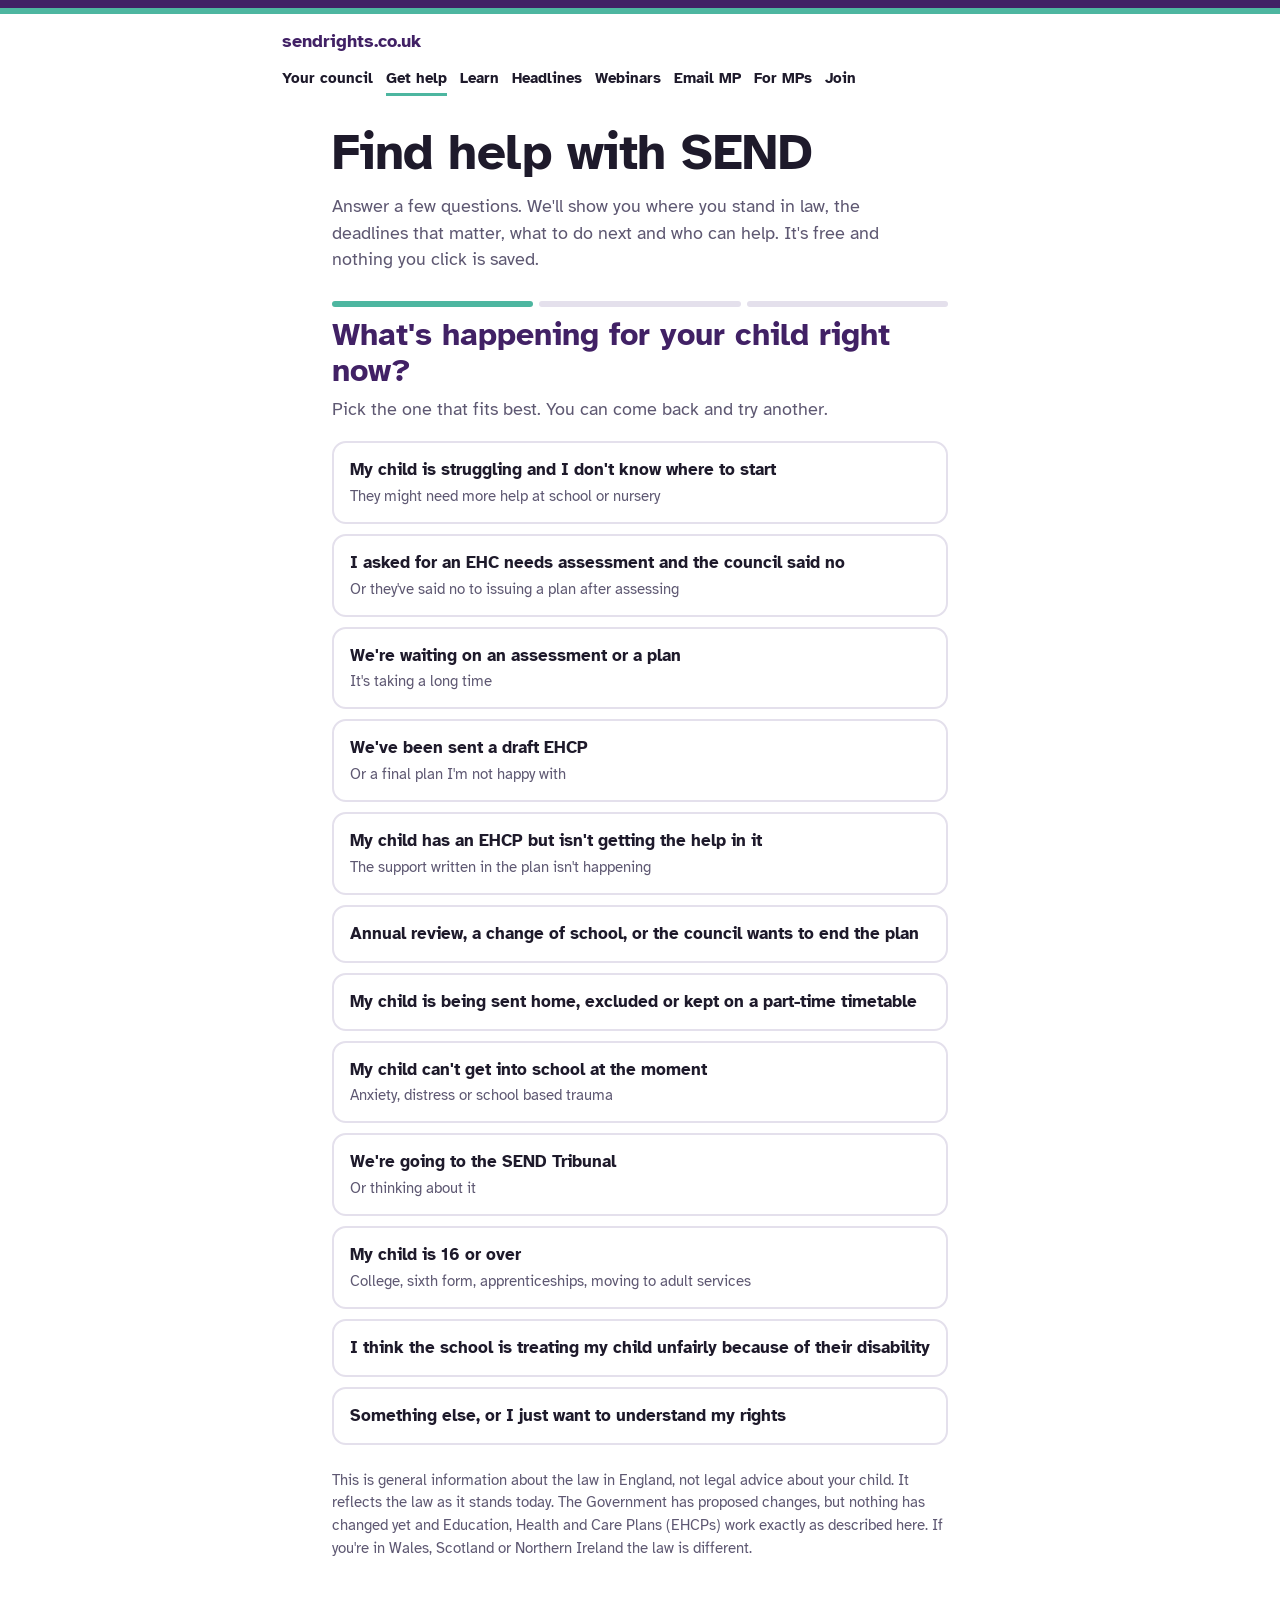
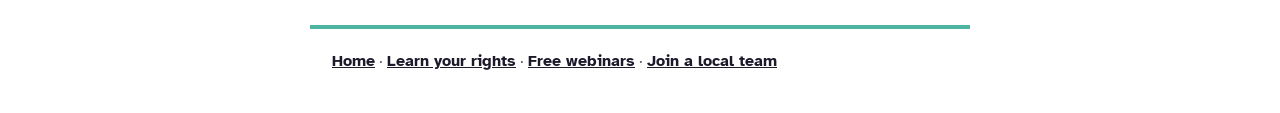
<file: help.html>
<!DOCTYPE html>
<html lang="en-GB">
<head>
<meta charset="utf-8">
<meta name="viewport" content="width=device-width, initial-scale=1, viewport-fit=cover">
<title>Find help with SEND | sendrights.co.uk</title>
<meta name="description" content="Answer a few questions about your child's situation. Get your legal rights, the deadlines, what to do next and who can help. Free, for families in England.">
<meta property="og:title" content="Find help with SEND">
<meta property="og:description" content="Answer a few questions. Get your rights, the deadlines, your next steps and who can help.">
<meta property="og:url" content="https://sendrights.co.uk/help">
<meta property="og:image" content="https://sendrights.co.uk/og-help.png">
<meta property="og:image:width" content="1200">
<meta property="og:image:height" content="630">
<meta property="og:type" content="website">
<meta name="twitter:card" content="summary_large_image">
<meta name="twitter:image" content="https://sendrights.co.uk/og-help.png">
<link rel="preconnect" href="https://fonts.googleapis.com">
<link rel="preconnect" href="https://fonts.gstatic.com" crossorigin>
<link href="https://fonts.googleapis.com/css2?family=Atkinson+Hyperlegible:wght@400;700&display=swap" rel="stylesheet">
<link rel="stylesheet" href="/site.css">
<style>
.intro{color:var(--muted);font-size:1.1rem;margin:14px 0 0;max-width:34em}
.progress{display:flex;gap:6px;margin:28px 0 10px}
.progress span{height:6px;flex:1;border-radius:3px;background:var(--line)}
.progress span.on{background:var(--teal)}
.q{font-size:clamp(1.5rem,5.5vw,2rem);line-height:1.15;margin:8px 0 6px;color:var(--plum-text)}
.qhint{color:var(--muted);margin:0 0 18px}
.opts{display:grid;gap:10px;margin:0;padding:0;list-style:none}
.opt{display:block;width:100%;text-align:left;background:var(--card);border:2px solid var(--line);border-radius:14px;padding:14px 16px;font:inherit;color:var(--ink);cursor:pointer}
.opt:hover{border-color:var(--teal)}
.opt:focus-visible{outline:3px solid var(--teal);outline-offset:2px}
.opt strong{display:block;font-size:1.08rem}
.opt span{display:block;color:var(--muted);font-size:.95rem;margin-top:2px}
.back{background:none;border:0;color:var(--plum-text);font:inherit;font-weight:700;padding:6px 0;margin-top:18px;cursor:pointer;text-decoration:underline}
.result h2{font-size:clamp(1.7rem,6vw,2.3rem);line-height:1.1;margin:10px 0 8px}
.result .sum{font-size:1.12rem;margin:0 0 6px}
.block{margin-top:26px;padding:18px 20px;border-radius:0 14px 14px 0;background:var(--tint);border-left:8px solid var(--teal)}
.block.dates{border-left-color:var(--yellow)}
.block.steps{border-left-color:var(--plum)}
.block h3{margin:0 0 8px;font-size:1.2rem}
.block ul,.block ol{margin:0;padding-left:1.25em}
.block li{margin:6px 0}
.orgs{display:grid;gap:10px;margin-top:10px}
.org{display:block;border:2px solid var(--line);border-radius:12px;padding:12px 14px;text-decoration:none;color:var(--ink);background:var(--card)}
.org:hover{border-color:var(--teal)}
.org strong{color:var(--plum-text)}
.org span{display:block;color:var(--muted);font-size:.95rem}
.tools{display:flex;flex-wrap:wrap;gap:10px;margin-top:28px}
.tools button,.tools a{font:inherit;font-weight:700;border-radius:10px;padding:10px 16px;border:2px solid var(--plum);background:transparent;color:var(--plum-text);cursor:pointer;text-decoration:none}
.tools .primary{background:var(--plum);color:#fff}
.askbtn{display:inline-block;background:var(--plum);color:#fff;font-weight:700;padding:12px 18px;border-radius:10px;text-decoration:none}
.askbtn:hover{background:#2F1749}
.note{font-size:.95rem;color:var(--muted);margin-top:24px}
@media print{.site-head,.tools,.back,.progress,.site-foot,.bars{display:none!important}.block{break-inside:avoid}}
</style>
</head>
<body>
<div class="bars" aria-hidden="true"></div>
<header class="site-head"><a class="brand" href="/">sendrights.co.uk</a><nav><a href="/plans">Your council</a><a href="/help" aria-current="page">Get help</a><a href="/learn">Learn</a><a href="/headlines">Headlines</a><a href="/webinars">Webinars</a><a href="/mp">Email MP</a><a href="/mps">For MPs</a><a href="/join">Join</a></nav></header>
<main>
  <h1 class="page-title">Find help with SEND</h1>
  <p class="intro">Answer a few questions. We'll show you where you stand in law, the deadlines that matter, what to do next and who can help. It's free and nothing you click is saved.</p>
  <div id="app" aria-live="polite"></div>
  <p class="note">This is general information about the law in England, not legal advice about your child. It reflects the law as it stands today. The Government has proposed changes, but nothing has changed yet and Education, Health and Care Plans (EHCPs) work exactly as described here. If you're in Wales, Scotland or Northern Ireland the law is different.</p>
</main>
<footer class="site-foot"><a href="/">Home</a> · <a href="/learn">Learn your rights</a> · <a href="/webinars">Free webinars</a> · <a href="/join">Join a local team</a></footer>

<script>
(function(){
/* ---------- Who can help ---------- */
var ORGS = {
  ipsea:{name:"IPSEA",url:"https://www.ipsea.org.uk/",what:"Free legal advice on SEND law. Advice line, tribunal helpline and model letters you can copy."},
  sossen:{name:"SOS!SEN",url:"https://www.sossen.org.uk/",what:"Free helpline on 020 8538 3731 (term time). Advice centres and tribunal support."},
  sendiass:{name:"Your local SENDIASS",url:"https://councilfordisabledchildren.org.uk/about-us-0/networks/information-advice-and-support-services-network/find-your-local-ias-service",what:"Free, impartial advice in your area. Every council has to fund one. They can come to meetings with you."},
  contact:{name:"Contact",url:"https://contact.org.uk/",what:"Free helpline on 0808 808 3555 for families with disabled children. Education, benefits and health."},
  coram:{name:"Coram Child Law Advice",url:"https://childlawadvice.org.uk/",what:"Free legal information on education law, including exclusions."},
  squarepeg:{name:"Square Peg",url:"https://www.teamsquarepeg.co.uk/",what:"Support and campaigning for families of children who can't attend school."},
  nfis:{name:"Not Fine in School",url:"https://notfineinschool.co.uk/",what:"Parent-led support for families facing barriers to attending school."},
  lgsco:{name:"Local Government and Social Care Ombudsman",url:"https://www.lgo.org.uk/",what:"Free. Investigates council delays and failures once you've used the council's complaints process."},
  tribunal:{name:"GOV.UK: appeal an EHC plan decision",url:"https://www.gov.uk/appeal-ehc-plan-decision",what:"The official guide and forms for the SEND Tribunal."},
  discrim:{name:"GOV.UK: disability discrimination at school",url:"https://www.gov.uk/complain-about-school/disability-discrimination",what:"How to bring a discrimination claim to the SEND Tribunal."},
  snj:{name:"Special Needs Jungle",url:"https://www.specialneedsjungle.com/",what:"Parent-led news, explainers and guides on SEND law and policy."},
  join:{name:"Join a local SEND rights team",url:"/join",what:"Meet other families near you. You don't have to do this on your own."}
};

/* ---------- Questions ---------- */
var Q = {
  start:{q:"What's happening for your child right now?",hint:"Pick the one that fits best. You can come back and try another.",opts:[
    ["My child is struggling and I don't know where to start","They might need more help at school or nursery","needs"],
    ["I asked for an EHC needs assessment and the council said no","Or they've said no to issuing a plan after assessing","refused"],
    ["We're waiting on an assessment or a plan","It's taking a long time","waiting"],
    ["We've been sent a draft EHCP","Or a final plan I'm not happy with","plan"],
    ["My child has an EHCP but isn't getting the help in it","The support written in the plan isn't happening","r_delivery"],
    ["Annual review, a change of school, or the council wants to end the plan","","review"],
    ["My child is being sent home, excluded or kept on a part-time timetable","","exclusion"],
    ["My child can't get into school at the moment","Anxiety, distress or school based trauma","attendance"],
    ["We're going to the SEND Tribunal","Or thinking about it","tribunal"],
    ["My child is 16 or over","College, sixth form, apprenticeships, moving to adult services","post16"],
    ["I think the school is treating my child unfairly because of their disability","","r_discrim"],
    ["Something else, or I just want to understand my rights","","other"]
  ]},
  needs:{q:"Has the school or nursery put any extra support in place?",hint:"This is often called SEN Support. There may be a plan or a list of strategies.",opts:[
    ["No, or I'm not sure","","r_sen_support"],
    ["Yes, but it isn't enough","My child is still struggling","r_request"],
    ["My child doesn't go to school or nursery","Home educated, or not in any setting","r_request_ehe"]
  ]},
  refused:{q:"What did the council say no to?",hint:"Check the letter. It should say which decision it is and how to appeal.",opts:[
    ["They won't carry out an assessment","","r_refuse_assess"],
    ["They assessed, but won't issue a plan","","r_refuse_plan"],
    ["They haven't replied at all","It's been more than 6 weeks since I asked","r_late"]
  ]},
  waiting:{q:"How long has it been since you asked for the assessment?",opts:[
    ["Less than 20 weeks","","r_assessing"],
    ["More than 20 weeks","","r_late"]
  ]},
  plan:{q:"Is it a draft or a final plan?",hint:"A draft usually comes with a letter giving you 15 days to respond.",opts:[
    ["A draft plan","","r_draft"],
    ["A final plan","","r_final"]
  ]},
  review:{q:"Which of these is it?",opts:[
    ["An annual review is coming up or just happened","","r_annual"],
    ["My child is moving to a new school or setting next September","Nursery to school, primary to secondary, school to college","r_transfer"],
    ["The council wants to stop (cease) the plan","","r_cease"]
  ]},
  exclusion:{q:"Which sounds most like it?",opts:[
    ["The school has formally suspended or permanently excluded my child","I've had a letter","r_formal_ex"],
    ["I keep being asked to collect my child early, or keep them at home","There's no letter","r_informal_ex"],
    ["My child is on a part-time timetable","","r_part_time"]
  ]},
  attendance:{q:"Does your child have an EHCP?",opts:[
    ["Yes","","r_attend_ehcp"],
    ["No, or we're still asking for one","","r_attend_no"]
  ]},
  tribunal:{q:"Where are you up to?",opts:[
    ["I've had a decision and I'm thinking about appealing","","r_appeal_start"],
    ["I've registered my appeal","","r_appeal_prep"]
  ]},
  post16:{q:"Does your young person have an EHCP?",opts:[
    ["Yes","","r_post16_ehcp"],
    ["No","","r_post16_no"]
  ]},
  other:{q:"What would help most?",opts:[
    ["Understand the basics of my child's legal rights","","r_basics"],
    ["Talk to someone","","r_talk"],
    ["Health or social care support isn't happening","","r_health"],
    ["I want to complain about the council","","r_complain"]
  ]}
};

/* ---------- Results ---------- */
var R = {
r_sen_support:{t:"Ask the school what support your child is getting",s:"Every school and nursery has a legal duty to do its best for children with special educational needs. You don't need a diagnosis for that duty to apply.",
 rights:["Schools must use their 'best endeavours' to make sure a child with special educational needs gets the support they need (section 66, Children and Families Act 2014).",
  "Every school must have a SENCO, the teacher in charge of SEN.",
  "Support should follow a cycle: assess, plan, do, review. You should be involved at every step.",
  "Your child doesn't need a diagnosis to get support. Needs are what count, not labels."],
 dates:["There's no fixed deadline for SEN Support. A review each term is normal practice. If nothing changes after a term, that's a sign to push further."],
 steps:["Email the SENCO and ask for a meeting. Putting it in writing gives you a record.",
  "Ask what your child's needs are, what support they're getting, how often, and who provides it.",
  "Write down what you see at home, especially after school. Schools often don't see that part.",
  "If support isn't working, you can ask the council for an EHC needs assessment yourself. You don't need the school's permission."],
 orgs:["sendiass","ipsea","contact"],learn:"rights"},

r_request:{t:"You can ask the council for an EHC needs assessment",s:"You can make the request yourself. You don't need the school to agree, and you don't need a diagnosis.",
 rights:["Parents can ask the council for an Education, Health and Care needs assessment (section 36, Children and Families Act 2014).",
  "The test is low. The council must assess if your child has or may have special educational needs, and may need support through an EHCP. 'May' is the word in the law.",
  "The council can't insist the school has spent a set amount, or that you wait for a 'cycle' of support first."],
 dates:["6 weeks: the council must tell you whether it will assess.",
  "16 weeks: if it assesses and decides not to issue a plan, it must tell you by then.",
  "20 weeks: from your request to the final plan."],
 steps:["Put the request in writing and keep a copy. Email is fine. Note the date you sent it.",
  "IPSEA has a free model letter you can adapt.",
  "Explain what your child finds hard and what's already been tried. Include anything from the school, GP or other professionals if you have it.",
  "Ask the school for copies of their records about your child.",
  "Diary the 6 week date. If you hear nothing, chase in writing."],
 orgs:["ipsea","sendiass","sossen"],learn:"assessment"},

r_request_ehe:{t:"Children outside school can still have an EHC needs assessment",s:"The council's duties apply to children in its area, not just children in school.",
 rights:["You can ask for an EHC needs assessment for a child who is home educated or not in any setting.",
  "The test is the same: your child has or may have special educational needs and may need support through an EHCP.",
  "If your child isn't in school because no suitable school is available, the council has a duty to arrange suitable education (section 19, Education Act 1996)."],
 dates:["6 weeks: decision on whether to assess.","20 weeks: from your request to the final plan."],
 steps:["Make the request to the council in writing and keep a copy.",
  "Describe your child's needs in detail, with any evidence you have.",
  "If you removed your child from school because their needs weren't met, say so."],
 orgs:["ipsea","sendiass","contact"],learn:"assessment"},

r_refuse_assess:{t:"You can appeal a refusal to assess",s:"This is one of the most common appeals, and families win most of them.",
 rights:["You have a legal right to appeal to the SEND Tribunal, which is independent of the council.",
  "The test the council should have used is low: your child has or may have special educational needs, and may need an EHCP.",
  "There's no fee to appeal. You can represent yourself."],
 dates:["2 months from the date of the decision letter to appeal.",
  "Or 1 month from the date of your mediation certificate, if that's later.",
  "Before appealing you must contact a mediation adviser. You don't have to go to mediation, but you do need the certificate."],
 steps:["Read the refusal letter. It must tell you how to appeal and give contact details for mediation.",
  "Contact the mediation adviser and ask for a certificate. You can say you don't want mediation.",
  "Register your appeal with the tribunal using form SEND35.",
  "You can also ask for the request again with new evidence, but don't let that make you miss the appeal deadline.",
  "Some councils change their mind once an appeal is registered."],
 orgs:["ipsea","sossen","tribunal","sendiass"],learn:"tribunal"},

r_refuse_plan:{t:"You can appeal a refusal to issue a plan",s:"If the council assessed your child but says an EHCP isn't needed, you can ask the tribunal to order one.",
 rights:["You have a right to appeal to the SEND Tribunal.",
  "The question is whether the support your child needs can reasonably be provided without a plan.",
  "The council must send you copies of all the advice and reports it gathered. Ask for them if you haven't had them."],
 dates:["2 months from the decision letter, or 1 month from your mediation certificate if that's later.",
  "The council should have told you within 16 weeks of your request."],
 steps:["Get copies of every report from the assessment. They are often your best evidence.",
  "Look for anything in the reports that the school can't provide from its own resources.",
  "Get a mediation certificate, then register your appeal on form SEND35."],
 orgs:["ipsea","sossen","tribunal"],learn:"tribunal"},

r_late:{t:"The council is past its legal deadline",s:"Deadlines in SEND law are legal duties, not targets. You can hold the council to them.",
 rights:["The council must decide whether to assess within 6 weeks of your request.",
  "The final plan must be issued within 20 weeks of your request.",
  "Only a few narrow exceptions allow these deadlines to be missed, such as the child being away for 4 weeks or more. Staff shortages are not one of them."],
 dates:["6 weeks: decision on whether to assess.","20 weeks: final plan."],
 steps:["Write to the council's SEND team. Say which deadline has passed and ask when they will act. Give them a short deadline, such as 10 working days.",
  "If nothing happens, make a formal complaint to the council.",
  "After the complaints process, you can go to the Local Government and Social Care Ombudsman.",
  "For serious delay a solicitor can send a 'pre-action letter' warning of judicial review. This often gets things moving. IPSEA can explain how."],
 orgs:["ipsea","lgsco","sendiass"],learn:"assessment"},

r_assessing:{t:"What should happen during the assessment",s:"You have a right to be involved and to see the advice the council gathers.",
 rights:["The council must get advice from you, the school, an educational psychologist, health and social care.",
  "It must take your views and your child's views into account.",
  "You'll get copies of the advice it gathers."],
 dates:["16 weeks: if the council decides not to issue a plan, it must tell you by then.",
  "20 weeks: from your request to the final plan."],
 steps:["Write your own parent advice. Describe your child's needs, how they show at home and school, and what has and hasn't worked.",
  "Ask to see each report as it comes in. Check it describes your child accurately.",
  "If a report is vague, ask the professional to say exactly what support is needed and how often.",
  "Diary the 20 week date."],
 orgs:["ipsea","sendiass","contact"],learn:"assessment"},

r_draft:{t:"Make the most of the draft plan",s:"The draft is your best chance to get the plan right before it becomes legally binding.",
 rights:["You have at least 15 days to comment on the draft and to ask for a meeting.",
  "You can ask for a particular school or setting to be named. The council must agree unless the school is unsuitable, would harm other children's efficient education, or would be an inefficient use of resources (section 39, Children and Families Act 2014).",
  "Support in Section F must be specific. It should say what, how much, how often and who provides it. 'Access to' or 'opportunities for' is not good enough."],
 dates:["15 days to respond to the draft.","20 weeks from your original request to the final plan."],
 steps:["Check every need in Section B has matching support in Section F.",
  "Change vague words into specifics. For example, 'speech therapy' becomes 'one hour a week of speech and language therapy from a qualified therapist'.",
  "Check the reports. Anything a professional said your child needs should be in the plan.",
  "Name your preferred school in writing.",
  "Send your comments in writing and keep a copy."],
 orgs:["ipsea","sossen","sendiass"],learn:"rights"},

r_final:{t:"You can appeal a final plan",s:"If the final plan is wrong, you can appeal parts of it to the SEND Tribunal.",
 rights:["You can appeal the description of needs (Section B), the support (Section F) and the school or setting named (Section I), or the fact that no school is named.",
  "If you appeal any of those, the tribunal can also make recommendations about the health and social care parts.",
  "While you appeal, the council must still deliver the plan as written."],
 dates:["2 months from the date of the final plan letter, or 1 month from your mediation certificate if that's later.",
  "If you're only appealing the school named, you don't need a mediation certificate."],
 steps:["List exactly what you think is wrong and what you want instead.",
  "Gather evidence: reports, school records, private assessments if you have them.",
  "Get a mediation certificate if you need one, then register on form SEND35.",
  "Ask for help early. Appeals are much easier with advice."],
 orgs:["ipsea","sossen","tribunal"],learn:"tribunal"},

r_delivery:{t:"The council must deliver what's in the plan",s:"This is the strongest right in SEND law. The support in Section F is a legal duty, not something the council can ration.",
 rights:["The council must secure the special educational provision in the plan (section 42, Children and Families Act 2014). This duty is absolute. Lack of money or staff is not a defence.",
  "Health provision in Section G must be arranged by the health body (the Integrated Care Board).",
  "The school can't decide to stop or reduce support in the plan."],
 dates:["The duty applies from the day the plan is final. There's no grace period."],
 steps:["Write down what's missing, since when, and how it affects your child.",
  "Write to the council's SEND team. Quote section 42 of the Children and Families Act 2014 and ask them to put the support in place by a set date.",
  "IPSEA has a free model letter for this.",
  "If nothing changes, a solicitor can send a pre-action letter for judicial review. Legal aid may be available in your child's name.",
  "You can also complain to the council and then the Ombudsman, which can order a remedy for missed support."],
 orgs:["ipsea","lgsco","sossen"],learn:"rights"},

r_annual:{t:"Use the annual review to fix the plan",s:"The plan must be reviewed at least once a year. It's your chance to update it.",
 rights:["The plan must be reviewed at least every 12 months, or every 3 to 6 months for children under 5.",
  "You must get at least 2 weeks' notice of the meeting and see the reports beforehand.",
  "You can ask for an early review if things change."],
 dates:["The school sends the review report to the council within 2 weeks of the meeting.",
  "The council must tell you within 4 weeks of the meeting whether it will keep, change or stop the plan.",
  "If it's changing the plan, you have 15 days to comment on the proposed changes. The final amended plan must follow within 8 weeks of those proposals.",
  "You can appeal the amended final plan, just like a new one."],
 steps:["Before the meeting, write down what's changed and what isn't working.",
  "Ask for updated reports from therapists and the school.",
  "Ask for any changes you want to be recorded in the review report.",
  "Chase the 4 week decision in writing if it doesn't arrive."],
 orgs:["ipsea","sendiass","sossen"],learn:"rights"},

r_transfer:{t:"Moving school: the deadlines are earlier",s:"When a child with an EHCP is moving between phases, the council has fixed deadlines to name the new school.",
 rights:["The plan must be reviewed and amended to name the new school or setting in good time.",
  "You can ask for a particular school, including a special school. The council must agree unless one of the narrow exceptions applies.",
  "If the named school can't deliver what your child needs, you can appeal."],
 dates:["15 February: the amended plan naming the new school must be issued, for moves into or between schools.",
  "31 March: the deadline for young people moving from school to post-16 education.",
  "2 months to appeal the amended plan."],
 steps:["Visit schools early, ideally the autumn before.",
  "Tell the council your preference in writing, with your reasons.",
  "Check the school can actually deliver the support and the subjects in the plan.",
  "If the deadline passes with no plan, write to the council straight away."],
 orgs:["ipsea","sossen","sendiass"],learn:"rights"},

r_cease:{t:"You can challenge a decision to end the plan",s:"The council can only stop a plan in limited situations, and you can appeal.",
 rights:["A plan can only end if the council decides it's no longer needed, or the young person leaves education.",
  "You have the right to appeal to the SEND Tribunal.",
  "If you appeal, the plan stays in place until the appeal is decided."],
 dates:["2 months from the decision letter, or 1 month from your mediation certificate if that's later."],
 steps:["Ask for the council's reasons and evidence in writing.",
  "Gather evidence that your child still needs the support, including what happens if it's removed.",
  "Get a mediation certificate and register the appeal before the deadline."],
 orgs:["ipsea","sossen","tribunal"],learn:"tribunal"},

r_formal_ex:{t:"Your rights when your child is excluded",s:"Children with SEND are excluded far more often than other children. There are clear rules schools must follow.",
 rights:["You can make representations to the governors.",
  "Governors must meet to consider reinstatement for any permanent exclusion, and for suspensions over 15 school days in a term.",
  "For a permanent exclusion you can ask for an independent review panel, and ask for a SEN expert to attend. You can ask for the expert whether or not the school accepts your child has SEN.",
  "If the exclusion is linked to your child's disability, you can bring a discrimination claim to the SEND Tribunal."],
 dates:["From day 6: suitable full-time education must be arranged. The school arranges it for suspensions, the council for permanent exclusions.",
  "15 school days: for the governors' meeting, in most cases.",
  "15 school days after the governors' decision: to ask for an independent review.",
  "6 months: to bring a disability discrimination claim."],
 steps:["Ask for the reasons in writing if you haven't had them.",
  "Ask what adjustments and support were in place before the incident.",
  "If your child has an EHCP, ask the council for an emergency review.",
  "Get advice quickly. The deadlines are short."],
 orgs:["coram","ipsea","discrim","sendiass"],learn:"rights"},

r_informal_ex:{t:"Being sent home without a letter is unlawful",s:"Schools can't send a child home or ask you to keep them off unless it's a formal exclusion.",
 rights:["Informal or 'off the books' exclusions are unlawful, even if the school calls it a cooling off period.",
  "Every exclusion must be formal, in writing, with reasons, so you can challenge it.",
  "If your child has an EHCP, they are still entitled to all the support in it."],
 dates:["Keep a record of every time it happens, from today."],
 steps:["Politely ask the school to confirm in writing whether it's a formal exclusion.",
  "Keep a log: date, time, who called and what they said.",
  "Ask what support and adjustments the school is putting in place.",
  "If it continues, ask for an EHC needs assessment or, with an EHCP, an emergency review."],
 orgs:["coram","ipsea","sendiass"],learn:"rights"},

r_part_time:{t:"Part-time timetables have strict limits",s:"A part-time timetable should be rare, agreed with you, and short.",
 rights:["Government guidance says part-time timetables should only be used in exceptional cases, with your agreement, for a limited time and with a plan to return to full-time.",
  "Your child is entitled to full-time education.",
  "If your child has an EHCP, the council must still secure all the support in it."],
 dates:["There should be an end date and regular review dates. Ask for them in writing."],
 steps:["Ask for the timetable, its end date and review dates in writing.",
  "You don't have to agree. If you didn't agree, say so in writing.",
  "Ask what is being done to get your child back to full-time.",
  "If it's going on for weeks with no plan, ask for an EHC needs assessment or an emergency review."],
 orgs:["ipsea","coram","sendiass"],learn:"rights"},

r_attend_ehcp:{t:"The council must make sure your child still gets an education",s:"School based trauma is real. The duty to educate your child doesn't stop when they can't get through the door.",
 rights:["The council must still secure the support in the plan (section 42, Children and Families Act 2014).",
  "If school isn't working, the plan can be changed. That can include a different school, or education other than at school (EOTAS) if school is unsuitable (section 61).",
  "The council also has a duty to arrange suitable education for children missing school because of illness or other reasons (section 19, Education Act 1996)."],
 dates:["You can ask for an early review at any time."],
 steps:["Ask the council for an emergency annual review.",
  "Get evidence from your GP, CAMHS or other professionals about why your child can't attend.",
  "Ask for the support your child needs now, in writing, while things are being sorted.",
  "Think carefully before taking your child off the school roll. Elective home education can shift responsibility onto you. Get advice first."],
 orgs:["squarepeg","nfis","ipsea","sendiass"],learn:"rights"},

r_attend_no:{t:"Ask for help, and ask for an assessment",s:"School based trauma is often a sign of unmet needs. The law gives you routes to get them met.",
 rights:["You can ask the council for an EHC needs assessment. Not attending school can be strong evidence of need.",
  "The council has a duty to arrange suitable education for children who can't attend because of illness or other reasons (section 19, Education Act 1996). This often starts after 15 days of absence.",
  "Schools should work with you, not just focus on attendance figures."],
 dates:["6 weeks: the council's decision on whether to assess."],
 steps:["Ask your GP for a letter about your child's health and why they can't attend.",
  "Write to the council asking for an EHC needs assessment.",
  "If your child has been off for a while, ask the council in writing what it is doing under section 19.",
  "Keep a record of school contact and what support has been offered."],
 orgs:["squarepeg","nfis","ipsea","sendiass"],learn:"assessment"},

r_appeal_start:{t:"Starting an appeal",s:"The SEND Tribunal is independent of the council. It's free and you can represent yourself.",
 rights:["You can appeal refusals to assess, refusals to issue a plan, the content of a plan, the school named, and decisions to end a plan.",
  "The tribunal looks at the evidence fresh. It isn't bound by the council's view.",
  "You can bring new evidence that the council didn't have."],
 dates:["2 months from the decision letter, or 1 month from the mediation certificate if that's later.",
  "Don't wait. You can carry on talking to the council after registering."],
 steps:["Contact the mediation adviser named in the letter and get your certificate.",
  "Fill in form SEND35. Say briefly what you're appealing and why.",
  "Send it with the decision letter and the plan if there is one.",
  "Get in touch with IPSEA or SOS!SEN for help with the next steps."],
 orgs:["ipsea","sossen","tribunal"],learn:"tribunal"},

r_appeal_prep:{t:"Preparing for your hearing",s:"Most of the work happens before the hearing. Being organised matters more than being a lawyer.",
 rights:["You can ask for the council's evidence and the working document, which shows each side's wording for the plan.",
  "You can bring witnesses, including private experts.",
  "Hearings are less formal than court. The panel will help you put your case."],
 dates:["The tribunal will send you a timetable with deadlines for evidence. Follow it closely.",
  "Late evidence can be refused, so ask for help early."],
 steps:["Read the tribunal's timetable and diary every date.",
  "Gather your evidence in one place, numbered.",
  "Work through the working document line by line with your wording.",
  "Write a short summary of what you want and why.",
  "Book help from IPSEA's tribunal helpline or SOS!SEN."],
 orgs:["ipsea","sossen","tribunal"],learn:"tribunal"},

r_post16_ehcp:{t:"EHCPs can continue up to age 25",s:"A plan doesn't end just because your young person turns 16 or 18.",
 rights:["An EHCP can continue up to 25 if the young person is still in education or training and still needs it.",
  "From the end of the school year they turn 16, young people can make decisions and appeals in their own name, if they have capacity.",
  "Plans should focus on preparing for adulthood: work, independent living, friendships and health."],
 dates:["31 March: deadline to name the post-16 setting when moving on from school.",
  "2 months to appeal the plan."],
 steps:["Make sure the young person's own views are in the plan.",
  "Check the outcomes are about adult life, not just school.",
  "Ask which colleges or training routes can deliver what's in the plan.",
  "If the council says the plan should end at 19, ask for its reasons. Age alone is not a reason."],
 orgs:["ipsea","contact","sendiass"],learn:"rights"},

r_post16_no:{t:"Young people over 16 can still ask for an assessment",s:"The rights in SEND law apply up to age 25 for young people in education or training.",
 rights:["Young people aged 16 to 25 can ask for an EHC needs assessment themselves.",
  "Colleges have the same duty as schools to use their best endeavours to support students with SEND.",
  "Colleges must make reasonable adjustments under the Equality Act 2010."],
 dates:["6 weeks: the council's decision on whether to assess.","20 weeks: to a final plan."],
 steps:["Talk to the college's learning support team.",
  "Ask the council for an assessment in writing.",
  "Contact your local SENDIASS. Many have a service just for young people."],
 orgs:["sendiass","ipsea","contact"],learn:"assessment"},

r_discrim:{t:"Disability discrimination at school",s:"Many children with SEND are also disabled under the Equality Act 2010. That gives them extra protection.",
 rights:["Schools must not treat a disabled child less favourably because of their disability.",
  "Schools must make reasonable adjustments to avoid disadvantaging disabled pupils. That includes adjusting policies like behaviour rules.",
  "You can bring a claim to the SEND Tribunal against maintained schools, academies and independent schools."],
 dates:["6 months from the discrimination to bring a claim."],
 steps:["Write down what happened, when, and how it was linked to your child's disability.",
  "Raise it with the school in writing first, using its complaints process.",
  "Ask what adjustments were considered.",
  "Get advice before the 6 month deadline."],
 orgs:["discrim","ipsea","coram","sendiass"],learn:"rights"},

r_basics:{t:"Start with the basics",s:"Five rights do most of the work. Knowing them puts you on an equal footing with the professionals.",
 rights:["You can ask for an EHC needs assessment yourself.",
  "The council has 6 weeks to decide and 20 weeks to issue a plan.",
  "What's written in an EHCP must be delivered. It's a legal duty.",
  "You can ask for the school you believe your child needs.",
  "If the council gets it wrong, you can appeal to an independent tribunal."],
 dates:[],
 steps:["Go through our short slideshow: Your legal rights in 5 minutes.",
  "Sign up for a free webinar.",
  "Bookmark this page for when you need it."],
 orgs:["ipsea","snj","join"],learn:"rights"},

r_talk:{t:"People you can talk to",s:"You don't have to work this out alone. These services are free.",
 rights:["Every council must fund an independent SEND information, advice and support service (SENDIASS)."],
 dates:[],
 steps:["Call your local SENDIASS. They can explain the process and often come to meetings with you.",
  "For legal questions, book IPSEA's advice line or call SOS!SEN.",
  "Join other parents locally. Families who've been through it are often the best guides."],
 orgs:["sendiass","ipsea","sossen","contact","join"],learn:"rights"},

r_health:{t:"When health or social care support isn't happening",s:"EHCPs cover health and care as well as education. Different bodies are responsible for each part.",
 rights:["Health provision in Section G must be arranged by the NHS body responsible (usually the Integrated Care Board).",
  "Social care needs should be assessed. Children's social care has duties to disabled children.",
  "If you appeal the education parts of a plan, the tribunal can also make recommendations on health and social care."],
 dates:[],
 steps:["Write to the health body or children's social care, naming what's missing from the plan.",
  "Use the NHS or council complaints process if nothing changes.",
  "Ask Contact for advice on social care and benefits."],
 orgs:["contact","ipsea","lgsco"],learn:"rights"},

r_complain:{t:"Complaining about the council",s:"A complaint won't change a decision you can appeal, but it can fix delays, poor communication and missed support.",
 rights:["Councils must have a formal complaints process.",
  "After that, the Local Government and Social Care Ombudsman can investigate. It's free.",
  "The Ombudsman can recommend a remedy, including payment for missed education."],
 dates:["Usually 12 months to complain to the Ombudsman from when you became aware of the problem."],
 steps:["Make a formal complaint in writing. Say what went wrong, when, and what you want done.",
  "Keep copies of everything.",
  "If you're unhappy with the final response, go to the Ombudsman.",
  "If the issue is a decision you can appeal, appeal it. Don't rely on a complaint."],
 orgs:["lgsco","sendiass","ipsea"],learn:"rights"}
};

var LEARN = {
  rights:["Your legal rights in 5 minutes","/learn#rights"],
  assessment:["Asking for an EHC needs assessment","/learn#assessment"],
  tribunal:["Appealing to the SEND Tribunal","/learn#tribunal"]
};

var app = document.getElementById("app");
var trail = [];
var answers = [];
var ASK_EMAIL = "sendrights@outlook.com";

function el(tag, attrs, html){ var e=document.createElement(tag); if(attrs) for(var k in attrs) e.setAttribute(k,attrs[k]); if(html!=null) e.innerHTML=html; return e; }
function esc(s){ return String(s).replace(/[&<>"]/g,function(c){return {"&":"&amp;","<":"&lt;",">":"&gt;",'"':"&quot;"}[c];}); }

function showQ(id, push){
  if(push!==false) trail.push(id);
  var q = Q[id];
  app.innerHTML = "";
  var p = el("div",{class:"progress","aria-hidden":"true"});
  for(var i=0;i<3;i++){ var s=el("span"); if(i<trail.length) s.className="on"; p.appendChild(s); }
  app.appendChild(p);
  var h = el("h2",{class:"q",tabindex:"-1"},esc(q.q)); app.appendChild(h);
  if(q.hint) app.appendChild(el("p",{class:"qhint"},esc(q.hint)));
  var ul = el("ul",{class:"opts"});
  q.opts.forEach(function(o){
    var li = el("li"); var b = el("button",{class:"opt",type:"button"},"<strong>"+esc(o[0])+"</strong>"+(o[1]?"<span>"+esc(o[1])+"</span>":""));
    b.addEventListener("click",function(){ answers.length = trail.length-1; answers.push({q:q.q,a:o[0]}); go(o[2]); });
    li.appendChild(b); ul.appendChild(li);
  });
  app.appendChild(ul);
  if(trail.length>1){ var bk=el("button",{class:"back",type:"button"},"&larr; Back"); bk.addEventListener("click",back); app.appendChild(bk); }
  if(history.replaceState) history.replaceState(null,"",location.pathname);
  if(push!==false) h.focus();
}

function go(id){ if(Q[id]) showQ(id); else showR(id); }

function back(){ trail.pop(); var prev=trail.pop()||"start"; showQ(prev); }

function list(items, ordered){ return "<"+(ordered?"ol":"ul")+">"+items.map(function(i){return "<li>"+esc(i)+"</li>";}).join("")+"</"+(ordered?"ol":"ul")+">"; }

function showR(id){
  var r = R[id]; if(!r){ showQ("start"); return; }
  app.innerHTML = "";
  var w = el("article",{class:"result"});
  var h = el("h2",{tabindex:"-1"},esc(r.t)); w.appendChild(h);
  w.appendChild(el("p",{class:"sum"},esc(r.s)));
  w.appendChild(el("section",{class:"block"},"<h3>Where you stand</h3>"+list(r.rights)));
  if(r.dates.length) w.appendChild(el("section",{class:"block dates"},"<h3>Deadlines that matter</h3>"+list(r.dates)));
  w.appendChild(el("section",{class:"block steps"},"<h3>What to do next</h3>"+list(r.steps,true)));
  var orgs = el("section",{class:"block"},"<h3>Who can help, for free</h3>");
  var g = el("div",{class:"orgs"});
  r.orgs.forEach(function(k){ var o=ORGS[k]; var ext=o.url.charAt(0)!=="/"; g.appendChild(el("a",ext?{class:"org",href:o.url,target:"_blank",rel:"noopener"}:{class:"org",href:o.url},"<strong>"+esc(o.name)+"</strong><span>"+esc(o.what)+"</span>")); });
  orgs.appendChild(g); w.appendChild(orgs);
  if(r.learn && LEARN[r.learn]) w.appendChild(el("section",{class:"block steps"},"<h3>Learn more</h3><p style=\"margin:0\">Watch the short slideshow: <a href=\""+LEARN[r.learn][1]+"\" style=\"color:var(--plum-text);font-weight:700\">"+esc(LEARN[r.learn][0])+"</a>. Or <a href=\"/webinars\" style=\"color:var(--plum-text);font-weight:700\">join a free webinar</a>.</p>"));
  var askBody = "Hi,\n\nI used the help finder on sendrights.co.uk and I have a question.\n\n";
  var path = answers.slice(0, trail.length);
  if(path.length){ askBody += "My answers:\n" + path.map(function(x){ return "- " + x.q + " " + x.a; }).join("\n") + "\n\n"; }
  askBody += "The page I got: " + r.t + "\n\nMy question:\n\n\nMy first name:\nMy area (town or council):\n";
  var askHref = "mailto:" + ASK_EMAIL + "?subject=" + encodeURIComponent("Question from the help finder: " + r.t) + "&body=" + encodeURIComponent(askBody);
  var ask = el("section",{class:"block dates"},"<h3>Still have a question?</h3><p style=\"margin:0 0 12px\">Email us. The answers you gave are added to the email for you, so you only need to type your question. We're parents who have been through it, not solicitors, so we can't advise on your case, but we'll point you in the right direction.</p><a class=\"askbtn\" href=\""+askHref+"\">Email us your question</a><p style=\"margin:10px 0 0;font-size:.95rem;color:var(--muted)\">Or write to <strong>"+ASK_EMAIL+"</strong>.</p>");
  ask.querySelector("a").addEventListener("click",function(){ if(window.goatcounter && window.goatcounter.count) window.goatcounter.count({path:"help-question-email/"+id,event:true}); });
  w.appendChild(ask);
  var t = el("div",{class:"tools"});
  var copy = el("button",{type:"button",class:"primary"},"Copy link to this page");
  copy.addEventListener("click",function(){ var u=location.origin+location.pathname+"#"+id; if(navigator.clipboard){navigator.clipboard.writeText(u).then(function(){copy.textContent="Link copied";});} else { prompt("Copy this link",u); } });
  var pr = el("button",{type:"button"},"Print or save as PDF"); pr.addEventListener("click",function(){ window.print(); });
  var again = el("button",{type:"button"},"Start again"); again.addEventListener("click",function(){ trail=[]; answers=[]; showQ("start"); });
  t.appendChild(copy); t.appendChild(pr); t.appendChild(again);
  w.appendChild(t);
  if(trail.length){ var bk=el("button",{class:"back",type:"button"},"&larr; Back"); bk.addEventListener("click",function(){ var last=trail.pop(); showQ(last); }); w.appendChild(bk); }
  app.appendChild(w);
  if(history.replaceState) history.replaceState(null,"","#"+id);
  h.focus();
  if(window.goatcounter && window.goatcounter.count) window.goatcounter.count({path:"/help/"+id,title:r.t,event:true});
}

var start = location.hash.replace("#","");
if(R[start]) showR(start); else showQ("start", true);
window.addEventListener("hashchange",function(){ var h=location.hash.replace("#",""); if(R[h]) { trail=[]; answers=[]; showR(h); } });
})();
</script>
<script data-goatcounter="https://sendrights.goatcounter.com/count" async src="//gc.zgo.at/count.js"></script>
</body>
</html>
</file>
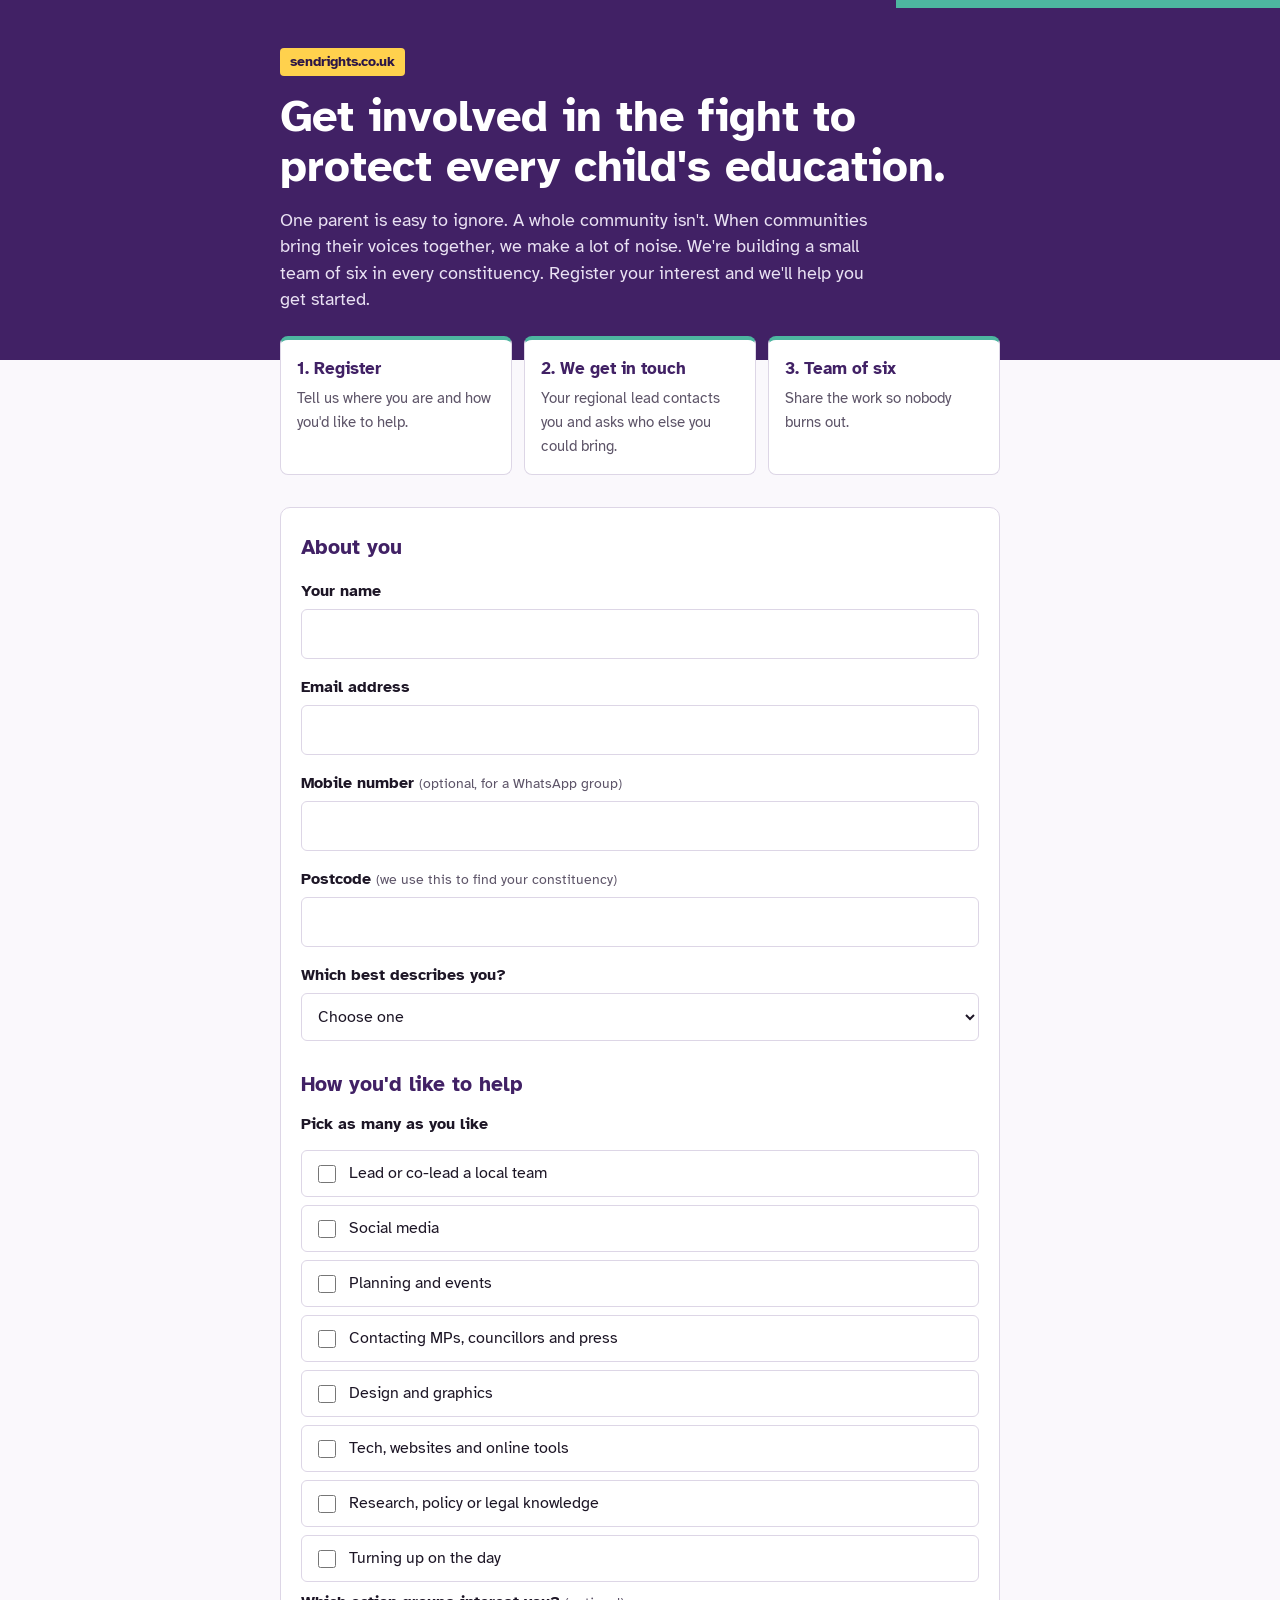
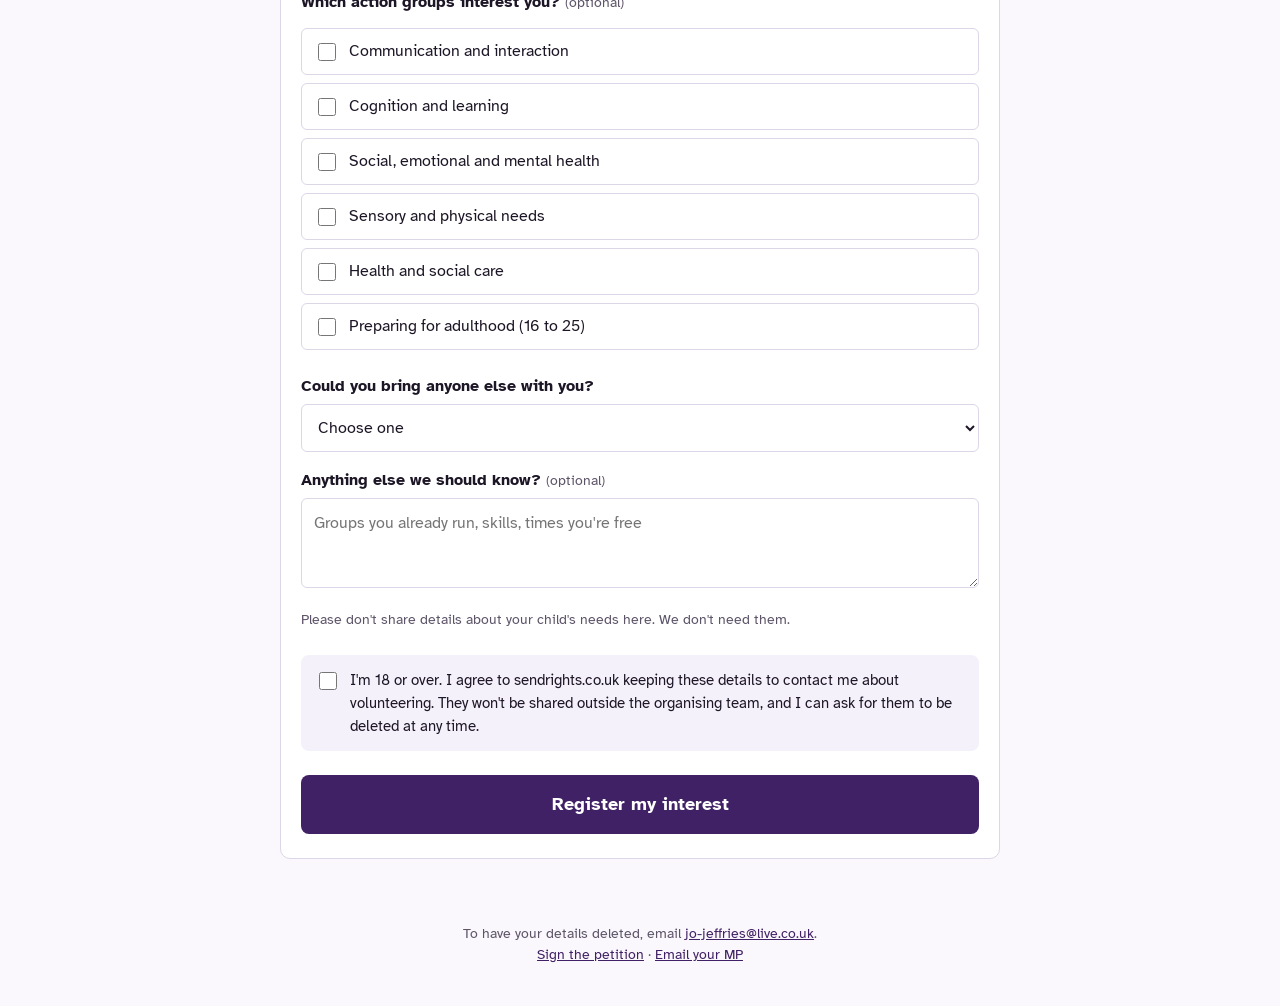
<file: join.html>
<!doctype html>
<html lang="en-GB">
<head>
<meta charset="utf-8">
<meta name="viewport" content="width=device-width, initial-scale=1">
<title>Join your local team | sendrights.co.uk</title>
<meta name="description" content="Get involved in the fight to protect every child's education. Join a local SEND rights team.">
<meta property="og:title" content="Get involved in the fight to protect every child's education">
<meta property="og:description" content="When communities bring their voices together, we make a lot of noise. Join a local team.">
<meta property="og:url" content="https://sendrights.co.uk/join">
<meta property="og:image" content="https://sendrights.co.uk/og-join.png">
<meta property="og:image:width" content="1200">
<meta property="og:image:height" content="630">
<meta property="og:image:alt" content="Get involved in the fight to protect every child's education. sendrights.co.uk/join">
<meta property="og:type" content="website">
<meta name="twitter:card" content="summary_large_image">
<meta name="twitter:image" content="https://sendrights.co.uk/og-join.png">
<link rel="preconnect" href="https://fonts.googleapis.com">
<link rel="preconnect" href="https://fonts.gstatic.com" crossorigin>
<link href="https://fonts.googleapis.com/css2?family=Atkinson+Hyperlegible:wght@400;700&display=swap" rel="stylesheet">
<style>
  :root {
    --plum: #412165;
    --plum-dark: #2c1646;
    --teal: #4DB6A0;
    --teal-dark: #2f8a77;
    --yellow: #FFD14D;
    --ink: #1d1626;
    --muted: #5d5468;
    --line: #ddd6e6;
    --bg: #faf8fc;
    --card: #ffffff;
  }
  * { box-sizing: border-box; }
  body {
    margin: 0;
    font-family: "Atkinson Hyperlegible", system-ui, -apple-system, "Segoe UI", Roboto, sans-serif;
    color: var(--ink);
    background: var(--bg);
    line-height: 1.5;
  }
  .bar { height: 8px; background: linear-gradient(90deg, var(--plum) 0 70%, var(--teal) 70% 100%); }
  header {
    background: var(--plum);
    color: #fff;
    padding: 40px 16px 48px;
  }
  .wrap { max-width: 720px; margin: 0 auto; }
  .kicker {
    display: inline-block;
    background: var(--yellow);
    color: var(--plum-dark);
    font-weight: 700;
    font-size: 0.85rem;
    padding: 4px 10px;
    border-radius: 4px;
    margin-bottom: 16px;
  }
  h1 { font-size: clamp(1.9rem, 6vw, 2.8rem); line-height: 1.1; margin: 0 0 16px; }
  header p { font-size: 1.1rem; margin: 0; color: #e9e1f3; max-width: 34em; }
  main { padding: 0 16px 64px; }
  .how {
    display: grid;
    grid-template-columns: repeat(auto-fit, minmax(190px, 1fr));
    gap: 12px;
    margin: -24px 0 32px;
  }
  .how div {
    background: var(--card);
    border: 1px solid var(--line);
    border-top: 4px solid var(--teal);
    border-radius: 8px;
    padding: 16px;
  }
  .how strong { display: block; color: var(--plum); font-size: 1.05rem; margin-bottom: 4px; }
  .how span { color: var(--muted); font-size: 0.95rem; }
  form {
    background: var(--card);
    border: 1px solid var(--line);
    border-radius: 10px;
    padding: 24px 20px;
  }
  h2 { color: var(--plum); font-size: 1.3rem; margin: 28px 0 12px; }
  h2:first-child { margin-top: 0; }
  label { display: block; font-weight: 600; margin: 16px 0 6px; }
  .hint { font-weight: 400; color: var(--muted); font-size: 0.9rem; }
  input[type=text], input[type=email], input[type=tel], select, textarea {
    width: 100%;
    font: inherit;
    padding: 12px;
    border: 1.5px solid var(--line);
    border-radius: 6px;
    background: #fff;
    color: var(--ink);
  }
  input:focus, select:focus, textarea:focus { outline: 3px solid var(--yellow); border-color: var(--plum); }
  textarea { min-height: 90px; }
  fieldset { border: 0; padding: 0; margin: 0; }
  legend { font-weight: 600; margin: 16px 0 6px; padding: 0; }
  .checks label {
    display: flex; gap: 10px; align-items: flex-start;
    font-weight: 400; margin: 8px 0;
    padding: 10px 12px; border: 1.5px solid var(--line); border-radius: 6px;
    cursor: pointer;
  }
  .checks input { margin-top: 4px; width: 18px; height: 18px; accent-color: var(--plum); flex: none; }
  .checks label:has(input:checked) { border-color: var(--teal); background: #eef8f5; }
  .consent { background: #f5f1fa; border-radius: 8px; padding: 14px; margin-top: 24px; font-size: 0.95rem; }
  .consent label { font-weight: 400; display: flex; gap: 10px; margin: 0; }
  .consent input { width: 18px; height: 18px; accent-color: var(--plum); flex: none; margin-top: 3px; }
  button {
    margin-top: 24px; width: 100%;
    background: var(--plum); color: #fff;
    font: inherit; font-weight: 700; font-size: 1.1rem;
    border: 0; border-radius: 8px; padding: 16px;
    cursor: pointer;
  }
  button:hover { background: var(--plum-dark); }
  button:disabled { opacity: 0.6; cursor: wait; }
  .msg { margin-top: 16px; padding: 14px; border-radius: 8px; display: none; }
  .msg.err { display: block; background: #fdecec; color: #8a1c1c; }
  .done { display: none; text-align: center; padding: 32px 20px; background: var(--card); border: 1px solid var(--line); border-radius: 10px; }
  .done h2 { font-size: 1.6rem; }
  .hp { position: absolute; left: -9999px; }
  footer { text-align: center; color: var(--muted); font-size: 0.9rem; padding: 0 16px 40px; }
  footer a { color: var(--plum); }
</style>
</head>
<body>
<div class="bar"></div>
<header>
  <div class="wrap">
    <span class="kicker">sendrights.co.uk</span>
    <h1>Get involved in the fight to protect every child's education.</h1>
    <p>One parent is easy to ignore. A whole community isn't. When communities bring their voices together, we make a lot of noise. We're building a small team of six in every constituency. Register your interest and we'll help you get started.</p>
  </div>
</header>

<main>
  <div class="wrap">
    <section class="how" aria-label="How it works">
      <div><strong>1. Register</strong><span>Tell us where you are and how you'd like to help.</span></div>
      <div><strong>2. We get in touch</strong><span>Your regional lead contacts you and asks who else you could bring.</span></div>
      <div><strong>3. Team of six</strong><span>Share the work so nobody burns out.</span></div>
    </section>

    <div class="done" id="soon" style="display:none"><h2>Sign-ups open very soon</h2><p>We're just finishing setting this up. Please check back later today.</p><p><a href="/">Sign the petition</a> in the meantime.</p></div>

    <form id="join" novalidate>
      <h2>About you</h2>

      <label for="name">Your name</label>
      <input type="text" id="name" name="name" autocomplete="name" required>

      <label for="email">Email address</label>
      <input type="email" id="email" name="email" autocomplete="email" required>

      <label for="phone">Mobile number <span class="hint">(optional, for a WhatsApp group)</span></label>
      <input type="tel" id="phone" name="phone" autocomplete="tel">

      <label for="postcode">Postcode <span class="hint">(we use this to find your constituency)</span></label>
      <input type="text" id="postcode" name="postcode" autocomplete="postal-code" required>

      <label for="role">Which best describes you?</label>
      <select id="role" name="role" required>
        <option value="">Choose one</option>
        <option>Parent or carer</option>
        <option>SEND young adult (18 or over)</option>
        <option>Education, health or care professional</option>
        <option>Charity or support group</option>
        <option>Supporter</option>
      </select>

      <h2>How you'd like to help</h2>
      <fieldset class="checks">
        <legend>Pick as many as you like</legend>
        <label><input type="checkbox" name="help" value="Lead a local team"> Lead or co-lead a local team</label>
        <label><input type="checkbox" name="help" value="Social media"> Social media</label>
        <label><input type="checkbox" name="help" value="Planning and events"> Planning and events</label>
        <label><input type="checkbox" name="help" value="MPs, councillors and press"> Contacting MPs, councillors and press</label>
        <label><input type="checkbox" name="help" value="Design and graphics"> Design and graphics</label>
        <label><input type="checkbox" name="help" value="Tech and websites"> Tech, websites and online tools</label>
        <label><input type="checkbox" name="help" value="Research and law"> Research, policy or legal knowledge</label>
        <label><input type="checkbox" name="help" value="Turn up on the day"> Turning up on the day</label>
      </fieldset>

      <fieldset class="checks">
        <legend>Which action groups interest you? <span class="hint">(optional)</span></legend>
        <label><input type="checkbox" name="groups" value="Communication and interaction"> Communication and interaction</label>
        <label><input type="checkbox" name="groups" value="Cognition and learning"> Cognition and learning</label>
        <label><input type="checkbox" name="groups" value="Social, emotional and mental health"> Social, emotional and mental health</label>
        <label><input type="checkbox" name="groups" value="Sensory and physical needs"> Sensory and physical needs</label>
        <label><input type="checkbox" name="groups" value="Health and social care"> Health and social care</label>
        <label><input type="checkbox" name="groups" value="Preparing for adulthood"> Preparing for adulthood (16 to 25)</label>
      </fieldset>

      <label for="bring">Could you bring anyone else with you?</label>
      <select id="bring" name="bring">
        <option value="">Choose one</option>
        <option>Not right now</option>
        <option>1 or 2 people</option>
        <option>3 to 5 people</option>
        <option>A whole group</option>
      </select>

      <label for="notes">Anything else we should know? <span class="hint">(optional)</span></label>
      <textarea id="notes" name="notes" placeholder="Groups you already run, skills, times you're free"></textarea>
      <p class="hint">Please don't share details about your child's needs here. We don't need them.</p>

      <input class="hp" type="text" name="website" tabindex="-1" autocomplete="off" aria-hidden="true">

      <div class="consent">
        <label><input type="checkbox" id="consent" name="consent" value="yes" required>
        <span>I'm 18 or over. I agree to sendrights.co.uk keeping these details to contact me about volunteering. They won't be shared outside the organising team, and I can ask for them to be deleted at any time.</span></label>
      </div>

      <button type="submit" id="submit">Register my interest</button>
      <div class="msg" id="msg" role="alert"></div>
    </form>

    <div class="done" id="done" tabindex="-1">
      <h2>Thank you. You're in.</h2>
      <p id="doneText">Your regional lead will be in touch soon.</p>
      <p>In the meantime, tell one other person who'd help.</p>
    </div>
  </div>
</main>

<footer>
  To have your details deleted, email <a href="mailto:jo-jeffries@live.co.uk">jo-jeffries@live.co.uk</a>.<br><a href="/">Sign the petition</a> · <a href="/mp">Email your MP</a>
</footer>

<script>
  // Paste the web app URL from Google Apps Script here.
  const SCRIPT_URL = "https://script.google.com/macros/s/AKfycbyc7rO1DXF-ZDFlj5Rp2_sTYET6uFGt1Vno2XHmqVlt0EJPscjPBgXuKz896-bQdbPp/exec";

  const form = document.getElementById("join");
  // Until the sign-up sheet is connected, hide the form so no one's details are lost.
  if (!/^https:\/\/script\.google\.com\//.test(SCRIPT_URL)) {
    form.style.display = "none";
    document.getElementById("soon").style.display = "block";
  }
  const msg = document.getElementById("msg");
  const btn = document.getElementById("submit");

  function showError(text) {
    msg.textContent = text;
    msg.className = "msg err";
  }

  async function lookupPostcode(pc) {
    try {
      const res = await fetch("https://api.postcodes.io/postcodes/" + encodeURIComponent(pc));
      if (!res.ok) return null;
      const data = (await res.json()).result;
      return {
        constituency: data.parliamentary_constituency_2024 || data.parliamentary_constituency || "",
        region: data.region || data.country || "",
        country: data.country || ""
      };
    } catch (e) {
      return null;
    }
  }

  form.addEventListener("submit", async (e) => {
    e.preventDefault();
    msg.className = "msg";

    const f = new FormData(form);
    if (f.get("website")) return; // spam trap

    const name = (f.get("name") || "").trim();
    const email = (f.get("email") || "").trim();
    const postcode = (f.get("postcode") || "").trim().toUpperCase();

    if (!name || !email || !postcode || !f.get("role")) {
      showError("Please fill in your name, email, postcode and which best describes you.");
      return;
    }
    if (!/^\S+@\S+\.\S+$/.test(email)) {
      showError("That email address doesn't look right. Please check it.");
      return;
    }
    if (!f.get("consent")) {
      showError("Please tick the box to confirm you're 18 or over and agree to us contacting you.");
      return;
    }

    btn.disabled = true;
    btn.textContent = "Sending...";

    const place = await lookupPostcode(postcode);

    const payload = new URLSearchParams({
      name,
      email,
      phone: (f.get("phone") || "").trim(),
      postcode,
      constituency: place ? place.constituency : "",
      region: place ? place.region : "",
      country: place ? place.country : "",
      role: f.get("role") || "",
      help: f.getAll("help").join(", "),
      groups: f.getAll("groups").join(", "),
      bring: f.get("bring") || "",
      notes: (f.get("notes") || "").trim(),
      team: (new URLSearchParams(location.search).get("team") || "").slice(0, 80),
      consent: "yes"
    });

    try {
      await fetch(SCRIPT_URL, { method: "POST", mode: "no-cors", body: payload });
      form.style.display = "none";
      const done = document.getElementById("done");
      if (place && place.constituency) {
        document.getElementById("doneText").textContent =
          "We've got you down for " + place.constituency + ". Your regional lead will be in touch soon.";
      }
      done.style.display = "block";
      done.focus();
    } catch (err) {
      btn.disabled = false;
      btn.textContent = "Register my interest";
      showError("Something went wrong sending that. Please try again in a minute.");
    }
  });
</script>
<script data-goatcounter="https://sendrights.goatcounter.com/count" async src="//gc.zgo.at/count.js"></script>
</body>
</html>
</file>
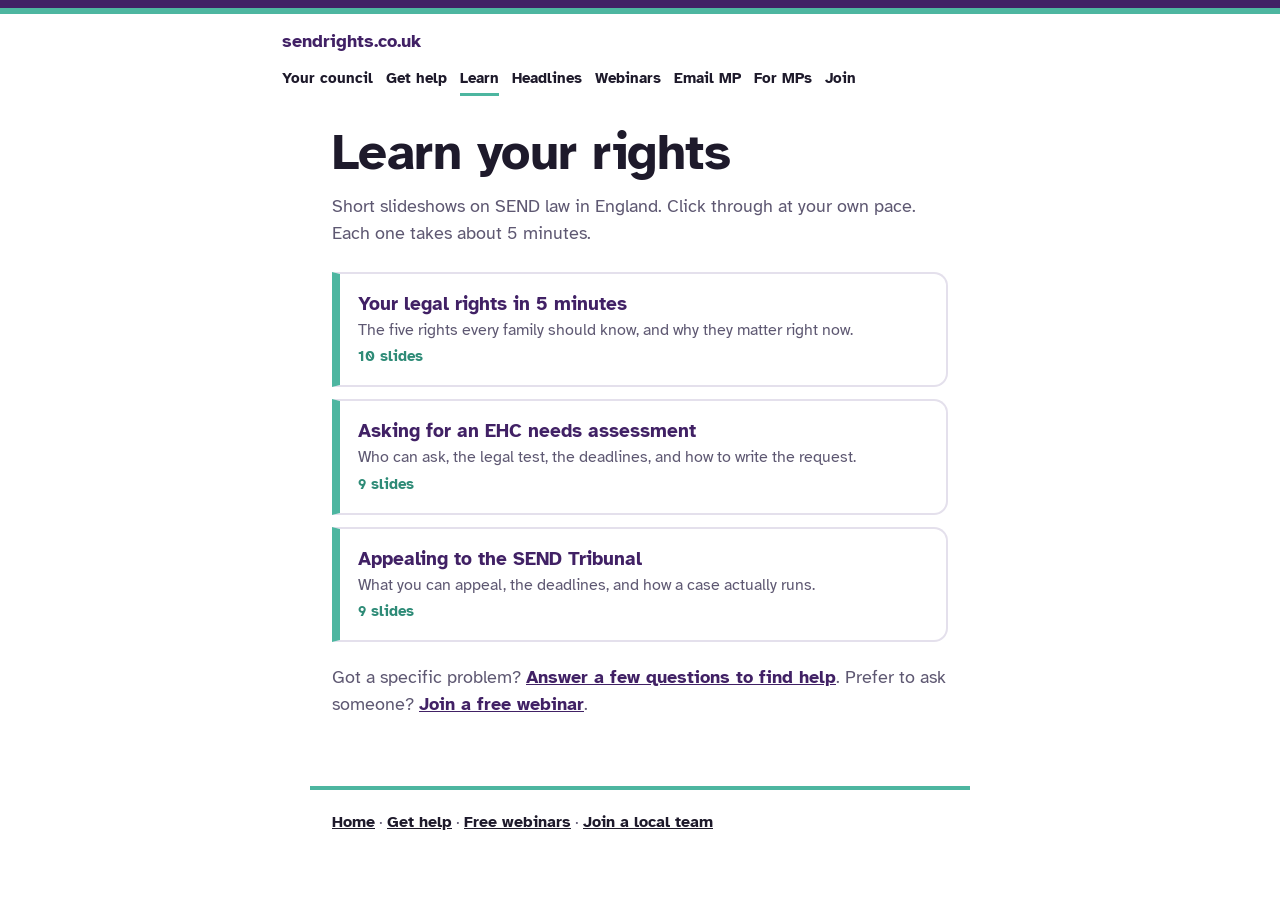
<file: learn.html>
<!DOCTYPE html>
<html lang="en-GB">
<head>
<meta charset="utf-8">
<meta name="viewport" content="width=device-width, initial-scale=1, viewport-fit=cover">
<title>Learn your SEND rights | sendrights.co.uk</title>
<meta name="description" content="Short, free slideshows on SEND law in England. Your legal rights, asking for an EHC needs assessment, and appealing to the SEND Tribunal.">
<meta property="og:title" content="Learn your SEND rights">
<meta property="og:description" content="Short, free slideshows. Your rights, asking for an assessment, and appealing to the SEND Tribunal.">
<meta property="og:url" content="https://sendrights.co.uk/learn">
<meta property="og:image" content="https://sendrights.co.uk/og-learn.png">
<meta property="og:image:width" content="1200">
<meta property="og:image:height" content="630">
<meta property="og:type" content="website">
<meta name="twitter:card" content="summary_large_image">
<meta name="twitter:image" content="https://sendrights.co.uk/og-learn.png">
<link rel="preconnect" href="https://fonts.googleapis.com">
<link rel="preconnect" href="https://fonts.gstatic.com" crossorigin>
<link href="https://fonts.googleapis.com/css2?family=Atkinson+Hyperlegible:wght@400;700&display=swap" rel="stylesheet">
<link rel="stylesheet" href="/site.css">
<style>
.intro{color:var(--muted);font-size:1.1rem;margin:14px 0 26px;max-width:34em}
.decks{display:grid;gap:12px;list-style:none;margin:0;padding:0}
.deck{display:block;text-decoration:none;color:var(--ink);background:var(--card);border:2px solid var(--line);border-left:8px solid var(--teal);border-radius:0 14px 14px 0;padding:16px 18px}
.deck:hover{border-color:var(--teal)}
.deck strong{display:block;font-size:1.2rem;color:var(--plum-text)}
.deck span{display:block;color:var(--muted);font-size:.98rem}
.deck em{font-style:normal;font-weight:700;color:var(--teal-text);font-size:.92rem}
.viewer[hidden]{display:none}
.stage{position:relative;background:#33285A;background:var(--plum);color:#fff;border-radius:16px;aspect-ratio:4/5;max-height:78vh;overflow:hidden;display:flex;flex-direction:column;border-top:10px solid var(--teal)}
@media (min-width:700px){.stage{aspect-ratio:16/10}}
.slide{flex:1;padding:clamp(22px,5vw,46px);display:flex;flex-direction:column;justify-content:center;overflow:auto}
.slide .kick{color:var(--yellow);font-weight:700;text-transform:uppercase;letter-spacing:.06em;font-size:.85rem;margin:0 0 8px}
.slide h2{font-size:clamp(1.6rem,5.5vw,2.6rem);line-height:1.08;margin:0 0 14px}
.slide h2 mark{background:var(--yellow);color:#412165;padding:0 .18em;border-radius:6px}
.slide p{font-size:clamp(1.02rem,3.2vw,1.25rem);margin:0 0 10px;color:#ECE6F5}
.slide ul{margin:4px 0 0;padding-left:1.15em;font-size:clamp(1rem,3.1vw,1.2rem)}
.slide li{margin:6px 0}
.slide .big{font-size:clamp(3rem,14vw,5.5rem);font-weight:700;color:var(--yellow);line-height:1;margin:0 0 6px}
.slide a{color:var(--yellow);font-weight:700}
.bar{display:flex;align-items:center;justify-content:space-between;gap:10px;margin-top:12px}
.bar button{font:inherit;font-weight:700;border-radius:10px;padding:10px 18px;border:2px solid var(--plum);background:var(--plum);color:#fff;cursor:pointer;min-width:96px}
.bar button[disabled]{opacity:.35;cursor:default}
.count{color:var(--muted);font-weight:700}
.dots{display:flex;gap:5px;justify-content:center;margin-top:10px;flex-wrap:wrap}
.dots span{width:9px;height:9px;border-radius:50%;background:var(--line)}
.dots span.on{background:var(--teal)}
.vhead{display:flex;justify-content:space-between;align-items:baseline;gap:10px;margin:0 0 12px}
.vhead h2{margin:0;font-size:1.3rem;color:var(--plum-text)}
.vhead a{color:var(--plum-text);font-weight:700;white-space:nowrap}
.after{margin-top:22px;color:var(--muted)}
.after a{color:var(--plum-text);font-weight:700}
</style>
</head>
<body>
<div class="bars" aria-hidden="true"></div>
<header class="site-head"><a class="brand" href="/">sendrights.co.uk</a><nav><a href="/plans">Your council</a><a href="/help">Get help</a><a href="/learn" aria-current="page">Learn</a><a href="/headlines">Headlines</a><a href="/webinars">Webinars</a><a href="/mp">Email MP</a><a href="/mps">For MPs</a><a href="/join">Join</a></nav></header>
<main>
  <section id="list">
    <h1 class="page-title">Learn your rights</h1>
    <p class="intro">Short slideshows on SEND law in England. Click through at your own pace. Each one takes about 5 minutes.</p>
    <ul class="decks" id="decks"></ul>
    <p class="after">Got a specific problem? <a href="/help">Answer a few questions to find help</a>. Prefer to ask someone? <a href="/webinars">Join a free webinar</a>.</p>
  </section>

  <section class="viewer" id="viewer" hidden>
    <div class="vhead"><h2 id="vtitle"></h2><a href="/learn" id="close">All slideshows</a></div>
    <div class="stage" role="region" aria-roledescription="slideshow" id="stage"><div class="slide" id="slide" aria-live="polite" tabindex="-1"></div></div>
    <div class="bar"><button type="button" id="prev">Back</button><span class="count" id="count"></span><button type="button" id="next">Next</button></div>
    <div class="dots" id="dots" aria-hidden="true"></div>
    <p class="after">This is general information about the law in England as it stands today, not legal advice about your child.</p>
  </section>
</main>
<footer class="site-foot"><a href="/">Home</a> · <a href="/help">Get help</a> · <a href="/webinars">Free webinars</a> · <a href="/join">Join a local team</a></footer>

<script>
(function(){
var DECKS = {
rights:{title:"Your legal rights in 5 minutes",blurb:"The five rights every family should know, and why they matter right now.",slides:[
 {k:"Start here",h:"Your child has <mark>legal rights</mark>.",p:["Not favours. Not goodwill. Rights, written into law.","They come from the Children and Families Act 2014. They apply to every family in England."]},
 {k:"Right 1",h:"You can ask for an assessment.",p:["You can ask the council for an Education, Health and Care needs assessment yourself.","You don't need the school's permission. You don't need a diagnosis."]},
 {k:"Right 2",big:"6 / 20",h:"The council has deadlines.",p:["6 weeks to decide whether to assess.","20 weeks from your request to a final plan.","These are legal duties, not targets."]},
 {k:"Right 3",h:"An EHCP is <mark>legally binding</mark>.",p:["Everything written into the plan, the council has to deliver.","Not aim for. Not consider. Deliver.","Lack of money is not a defence."]},
 {k:"Right 4",h:"You can name the school.",p:["You can ask for the school you believe your child needs.","The council must agree unless narrow legal exceptions apply."]},
 {k:"Right 5",h:"You can go to a judge.",p:["If the council gets it wrong, you can appeal to the SEND Tribunal.","It's independent of the council. It's free. You can represent yourself.","This is the difference between asking and being entitled."]},
 {k:"Why it matters",h:"The law is what makes the system work.",p:["Councils are stretched, so they often say no.","Families appeal, and most appeals succeed.","The legal rights are what get children the support they were always entitled to."]},
 {k:"What's changing",h:"The Government plans to change the law.",p:["It proposes keeping EHCPs only for children with 'complex needs'. Most children would get a plan written by their school instead, with no legal force behind it.","Nothing has changed yet. Your rights today are exactly as described here."]},
 {k:"A promise is not a right",h:"A school plan is a promise. An EHCP is a <mark>legal duty</mark>.",p:["If a school can't deliver what it promised, there's nothing you can do.","If a council doesn't deliver an EHCP, you can make them."]},
 {k:"What next",h:"Use your rights. Then help protect them.",p:["<a href=\"/help\">Find help for your situation</a>","<a href=\"/mp\">Email your MP</a>","<a href=\"/join\">Join a local team</a>"],links:true}
]},
assessment:{title:"Asking for an EHC needs assessment",blurb:"Who can ask, the legal test, the deadlines, and how to write the request.",slides:[
 {k:"The basics",h:"What is an EHC needs assessment?",p:["It's how the council works out what support your child needs.","It's the first step to an Education, Health and Care Plan (EHCP)."]},
 {k:"Who can ask",h:"You can ask. Directly.",p:["Parents can ask the council. So can young people aged 16 to 25.","Schools can ask too, but you don't need to wait for them.","You don't need a diagnosis."]},
 {k:"The legal test",h:"The test is <mark>low</mark>.",p:["The council must assess if your child has or <strong>may</strong> have special educational needs, and <strong>may</strong> need support through an EHCP.","'May' is the word in the law (section 36(8), Children and Families Act 2014)."]},
 {k:"What councils get wrong",h:"Things that are not part of the test.",p:["Having to spend a set amount at school first.","Having to complete a certain number of review cycles.","Needing a diagnosis.","Being 'behind' academically. Children who are doing well can still need support."]},
 {k:"How to ask",h:"Put it in writing.",p:["Email the council's SEND team and keep a copy.","Say you are requesting an EHC needs assessment under section 36.","Describe what your child finds hard, at school and at home.","List what's been tried and what hasn't worked.","IPSEA has a free model letter you can adapt."]},
 {k:"Deadlines",big:"6 weeks",h:"to decide whether to assess.",p:["16 weeks to tell you if they won't issue a plan after assessing.","20 weeks from your request to a final plan.","Diary the dates the day you send your request."]},
 {k:"During the assessment",h:"You have a voice in it.",p:["The council must get advice from you, the school, an educational psychologist, health and social care.","Write your own parent advice. Describe the child you know, including the parts the school doesn't see."]},
 {k:"If they say no",h:"You can appeal.",p:["You have 2 months from the decision letter to appeal to the SEND Tribunal.","You'll need a mediation certificate first. You don't have to go to mediation.","Many families win these appeals."]},
 {k:"What next",h:"Get help with your request.",p:["<a href=\"/help#r_request\">See the full guide in our help finder</a>","<a href=\"https://www.ipsea.org.uk/\" target=\"_blank\" rel=\"noopener\">IPSEA: free advice and model letters</a>","<a href=\"/webinars\">Join a free webinar</a>"],links:true}
]},
tribunal:{title:"Appealing to the SEND Tribunal",blurb:"What you can appeal, the deadlines, and how a case actually runs.",slides:[
 {k:"The basics",h:"The SEND Tribunal is <mark>independent</mark>.",p:["It's part of the court system, not the council.","A judge and a specialist panel look at your child's case fresh.","There's no fee. You can represent yourself."]},
 {k:"What you can appeal",h:"Decisions you can challenge.",p:["A refusal to assess.","A refusal to issue a plan.","What's in the plan: needs (Section B), support (Section F), the school (Section I).","A decision to end the plan."]},
 {k:"Deadline",big:"2 months",h:"from the decision letter.",p:["Or 1 month from your mediation certificate, if that's later.","Don't wait until you feel ready. Register first, prepare after."]},
 {k:"Before you appeal",h:"Get a mediation certificate.",p:["Contact the mediation adviser named in the council's letter.","You can say you don't want mediation and still get the certificate.","If you're only appealing the school named, you don't need one."]},
 {k:"Registering",h:"Form SEND35.",p:["Say what you're appealing and why, briefly.","Attach the decision letter and the plan if there is one.","The tribunal will send you a timetable."]},
 {k:"Preparing",h:"The work happens before the hearing.",p:["Gather your evidence in one place, numbered.","Work through the working document, which shows your wording next to the council's.","Get expert evidence if you can. Ask about legal aid in your child's name."]},
 {k:"The hearing",h:"Less formal than you'd think.",p:["Usually a judge and a specialist member.","You explain what your child needs and why.","The panel will help you put your case. Being organised matters more than being a lawyer."]},
 {k:"While you wait",h:"The plan still applies.",p:["The council must deliver the current plan while you appeal.","If the council is ending the plan, it stays in place until the appeal is decided."]},
 {k:"What next",h:"You don't have to do it alone.",p:["<a href=\"/help#r_appeal_start\">Starting an appeal: step by step</a>","<a href=\"https://www.ipsea.org.uk/\" target=\"_blank\" rel=\"noopener\">IPSEA tribunal helpline</a>","<a href=\"https://www.sossen.org.uk/\" target=\"_blank\" rel=\"noopener\">SOS!SEN</a>","<a href=\"https://www.gov.uk/appeal-ehc-plan-decision\" target=\"_blank\" rel=\"noopener\">GOV.UK guide and forms</a>"],links:true}
]}
};

var listEl=document.getElementById("list"), viewer=document.getElementById("viewer"), decksEl=document.getElementById("decks");
var slideEl=document.getElementById("slide"), prev=document.getElementById("prev"), next=document.getElementById("next"), count=document.getElementById("count"), dots=document.getElementById("dots");
var cur=null, i=0;

Object.keys(DECKS).forEach(function(id){
  var d=DECKS[id]; var li=document.createElement("li");
  li.innerHTML='<a class="deck" href="#'+id+'"><strong>'+d.title+'</strong><span>'+d.blurb+'</span><em>'+d.slides.length+' slides</em></a>';
  decksEl.appendChild(li);
});

function render(){
  var s=DECKS[cur].slides[i], html="";
  html+='<p class="kick">'+s.k+'</p>';
  if(s.big) html+='<p class="big">'+s.big+'</p>';
  html+='<h2>'+s.h+'</h2>';
  if(s.links) html+='<ul>'+s.p.map(function(x){return "<li>"+x+"</li>";}).join("")+'</ul>';
  else html+=s.p.map(function(x){return "<p>"+x+"</p>";}).join("");
  slideEl.innerHTML=html;
  var n=DECKS[cur].slides.length;
  count.textContent=(i+1)+" of "+n;
  prev.disabled=i===0;
  next.textContent=i===n-1?"Finish":"Next";
  dots.innerHTML=""; for(var j=0;j<n;j++){ var d=document.createElement("span"); if(j<=i) d.className="on"; dots.appendChild(d); }
}
function open(id){
  if(!DECKS[id]){ listEl.hidden=false; viewer.hidden=true; cur=null; return; }
  cur=id; i=0; listEl.hidden=true; viewer.hidden=false;
  document.getElementById("vtitle").textContent=DECKS[id].title;
  document.title=DECKS[id].title+" | sendrights.co.uk";
  render(); slideEl.focus();
  if(window.goatcounter && window.goatcounter.count) window.goatcounter.count({path:"/learn/"+id,title:DECKS[id].title,event:true});
}
prev.addEventListener("click",function(){ if(i>0){i--;render();} });
next.addEventListener("click",function(){ if(i<DECKS[cur].slides.length-1){i++;render();} else { location.hash=""; } });
document.addEventListener("keydown",function(e){ if(!cur) return; if(e.key==="ArrowRight"){next.click();} if(e.key==="ArrowLeft"){prev.click();} });
var sx=null; var stage=document.getElementById("stage");
stage.addEventListener("touchstart",function(e){sx=e.touches[0].clientX;},{passive:true});
stage.addEventListener("touchend",function(e){ if(sx===null) return; var dx=e.changedTouches[0].clientX-sx; if(Math.abs(dx)>50){ if(dx<0) next.click(); else prev.click(); } sx=null; });
window.addEventListener("hashchange",function(){ open(location.hash.slice(1)); if(!cur){ document.title="Learn your SEND rights | sendrights.co.uk"; window.scrollTo(0,0);} });
open(location.hash.slice(1));
})();
</script>
<script data-goatcounter="https://sendrights.goatcounter.com/count" async src="//gc.zgo.at/count.js"></script>
</body>
</html>
</file>
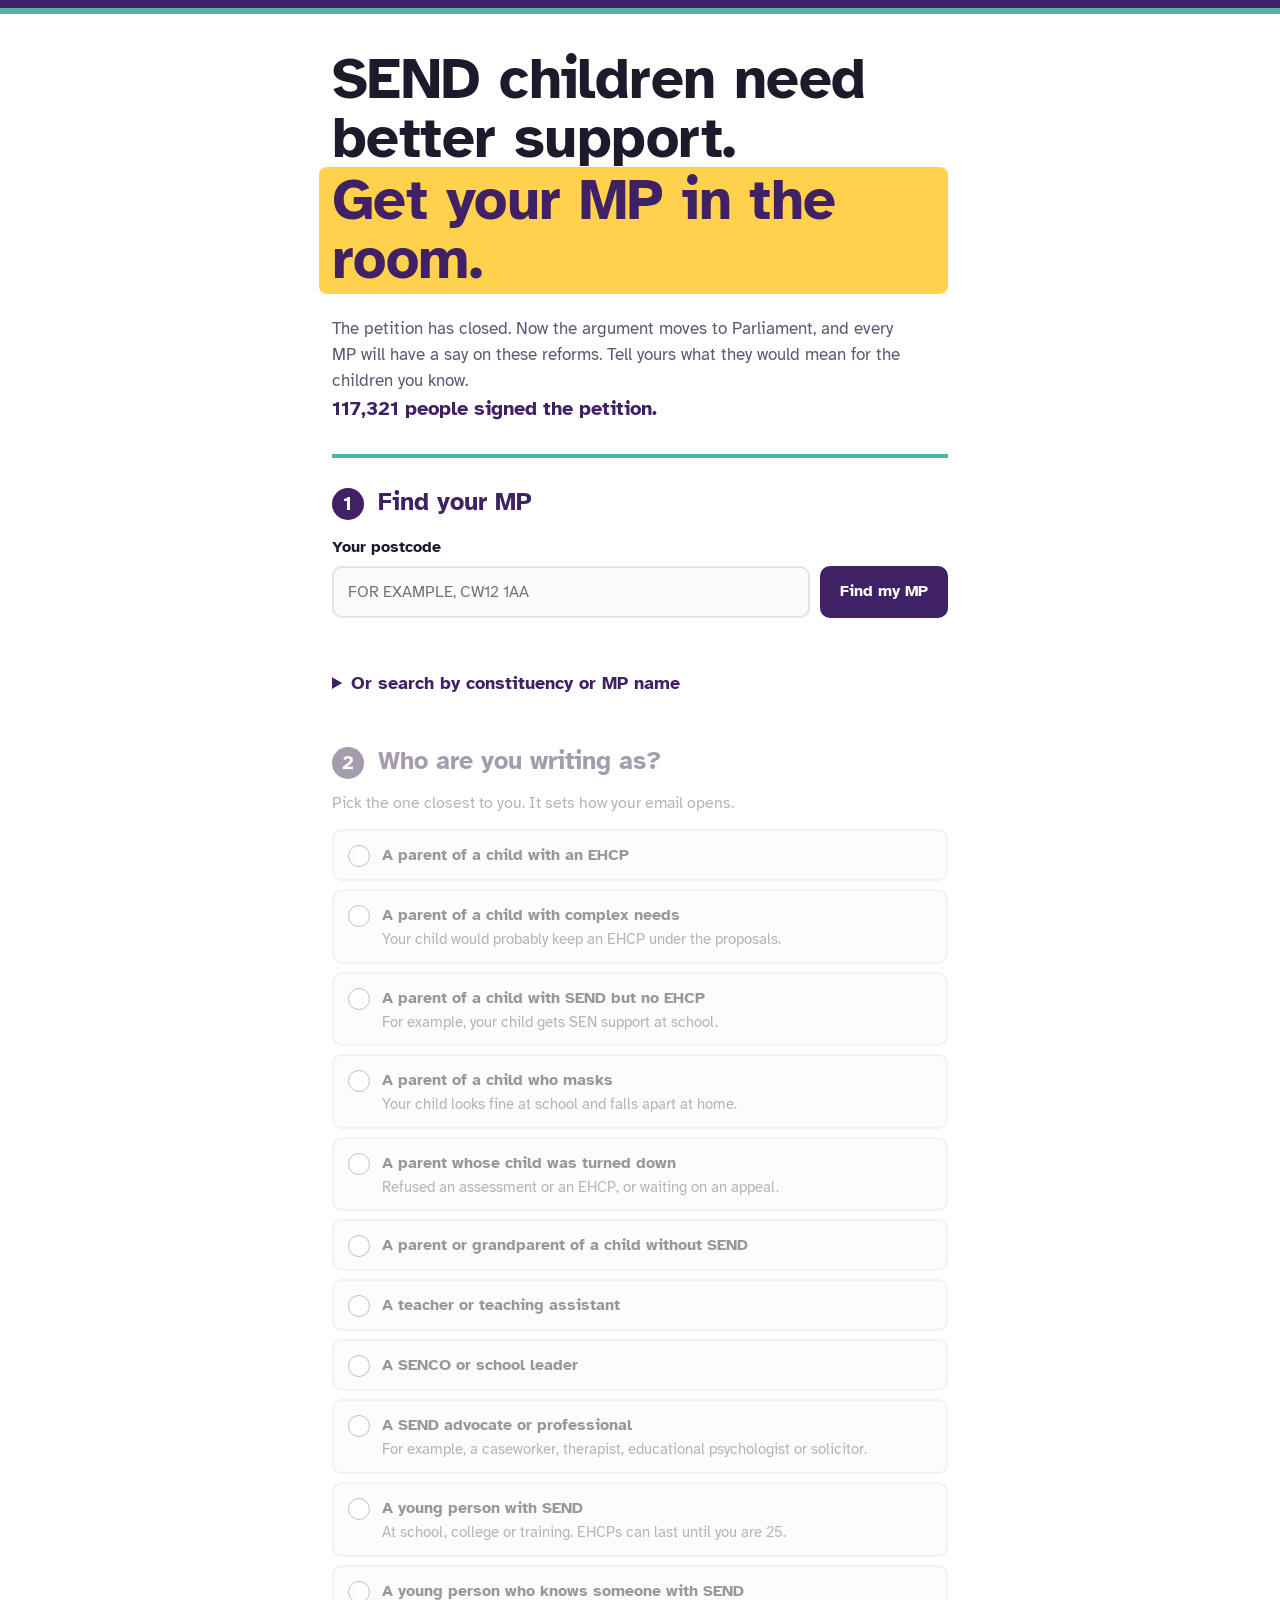
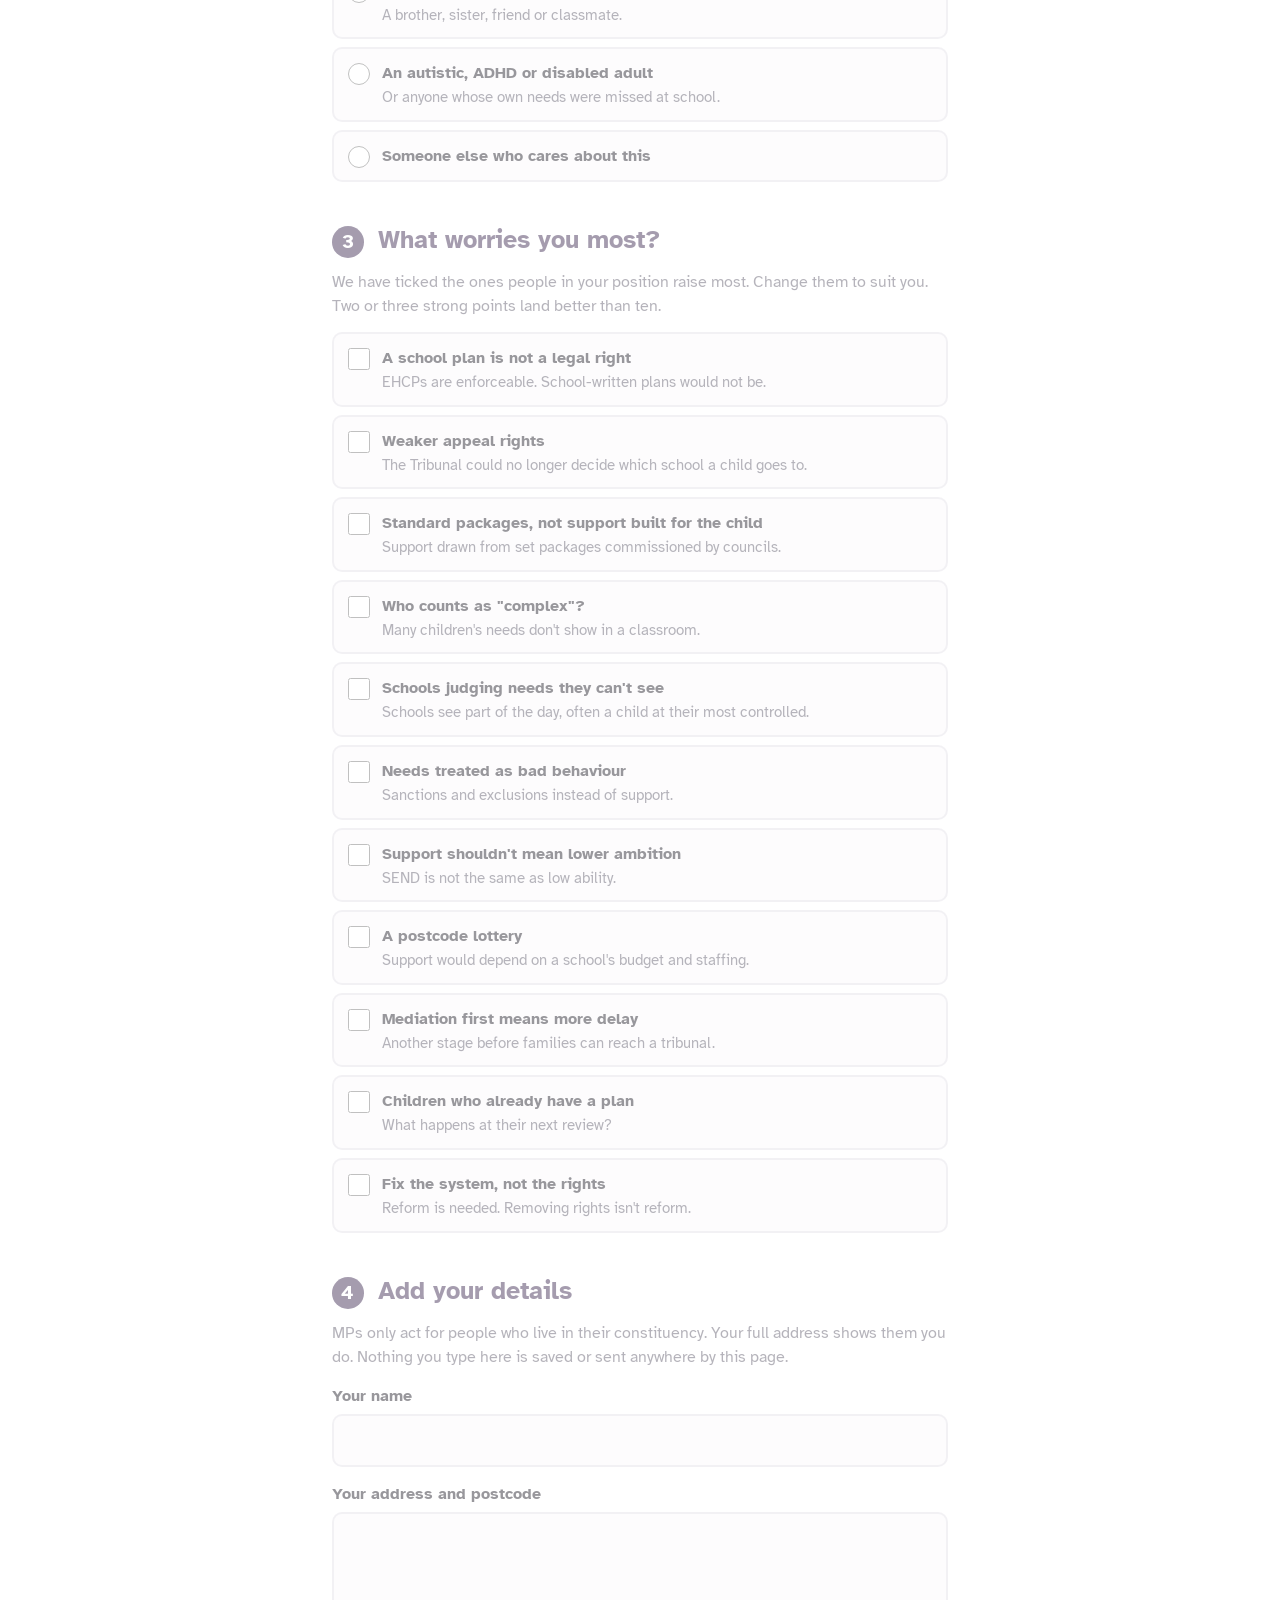
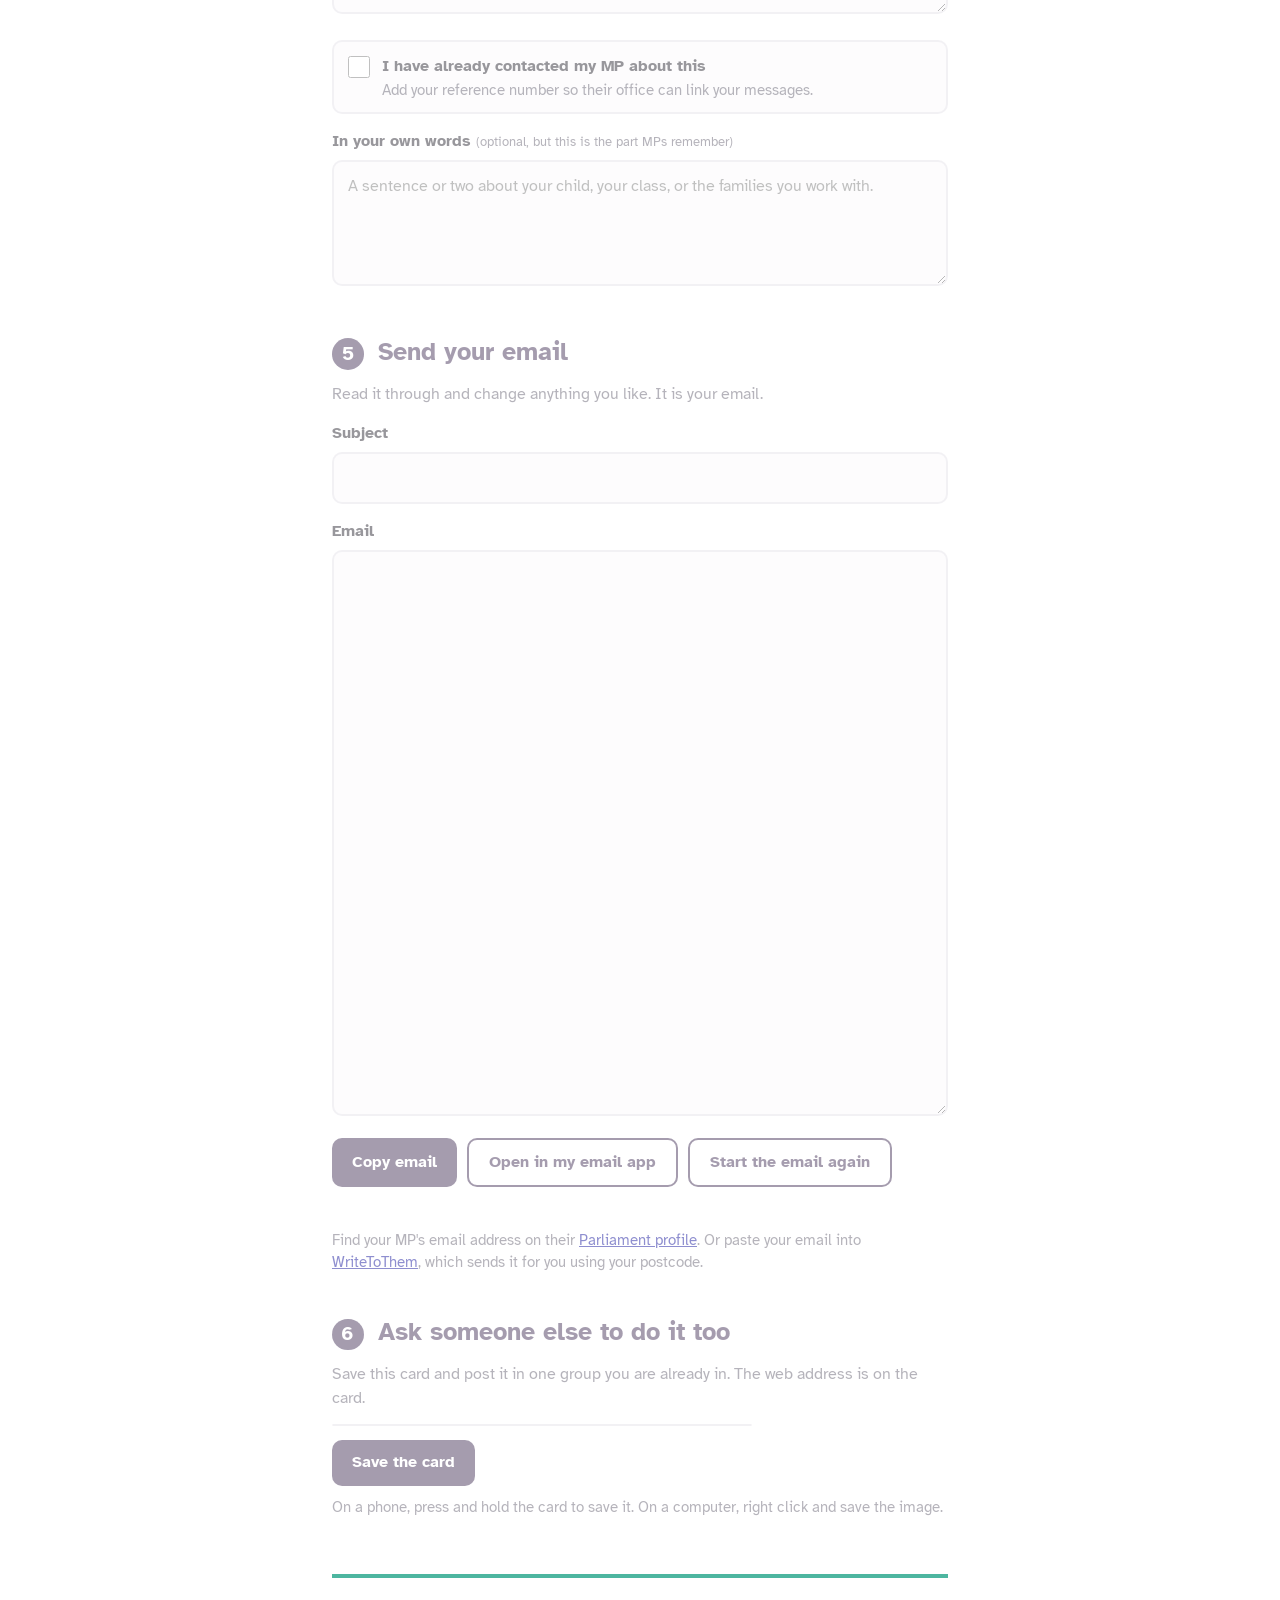
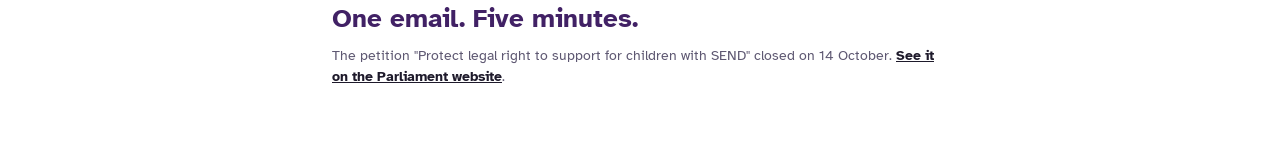
<file: mp.html>
<!DOCTYPE html>
<html lang="en-GB">
<head>
<meta charset="utf-8">
<meta name="viewport" content="width=device-width, initial-scale=1, viewport-fit=cover">
<title>Email your MP about SEND children's legal rights</title>
<meta name="description" content="Tell your MP what the SEND reforms would mean for the children you know. It takes five minutes.">
<meta property="og:title" content="Email your MP about SEND children's legal rights">
<meta property="og:description" content="Tell your MP what the SEND reforms would mean for the children you know. It takes five minutes.">
<meta property="og:url" content="https://sendrights.co.uk/mp">
<meta property="og:image" content="https://sendrights.co.uk/og-mp.png">
<meta property="og:image:width" content="1200">
<meta property="og:image:height" content="630">
<meta property="og:image:alt" content="Get your MP in the room. sendrights.co.uk/mp">
<meta name="twitter:card" content="summary_large_image">
<meta name="twitter:image" content="https://sendrights.co.uk/og-mp.png">
<link rel="preconnect" href="https://fonts.googleapis.com">
<link rel="preconnect" href="https://fonts.gstatic.com" crossorigin>
<link href="https://fonts.googleapis.com/css2?family=Atkinson+Hyperlegible:wght@400;700&display=swap" rel="stylesheet">
<style>
:root{
  --plum:#412165; --teal:#4DB6A0; --yellow:#FFD14D;
  --bg:#FFFFFF; --ink:#1E1A2B; --muted:#5E5872; --line:#E4E0EC; --field:#FBFAFD;
  --plum-text:#412165; --teal-text:#2E8B77; --hl-ink:#412165;
  --font:"Atkinson Hyperlegible", "Segoe UI", "Helvetica Neue", Arial, sans-serif;
  box-sizing:border-box;
  padding-top:env(safe-area-inset-top,0px);
  padding-bottom:env(safe-area-inset-bottom,0px);
  color-scheme:light dark;
}
@media (prefers-color-scheme: dark){
  :root:not([data-theme="light"]){
    --bg:#1C1426; --ink:#F4F0FA; --muted:#BDB3CC; --line:#3A2D4C; --field:#251B32;
    --plum-text:#CDB6EC; --teal-text:#6FD0BA;
  }
}
:root[data-theme="dark"]{
  --bg:#1C1426; --ink:#F4F0FA; --muted:#BDB3CC; --line:#3A2D4C; --field:#251B32;
  --plum-text:#CDB6EC; --teal-text:#6FD0BA;
}
*,*::before,*::after{box-sizing:inherit}
html{scroll-padding-top:env(safe-area-inset-top,0px)}
body{margin:0;background:var(--bg);color:var(--ink);font-family:var(--font);font-size:18px;line-height:1.5;-webkit-font-smoothing:antialiased}
.bars{height:14px;background:var(--plum);border-bottom:6px solid var(--teal)}
main{max-width:660px;margin:0 auto;padding:36px 22px 64px}
h1{font-size:clamp(2.3rem,8.5vw,3.6rem);line-height:1.02;letter-spacing:-.01em;margin:0 0 6px;font-weight:700}
.hl{display:inline-block;background:var(--yellow);color:var(--hl-ink);padding:.06em .22em .1em;border-radius:8px;margin-left:-.22em;box-decoration-break:clone;-webkit-box-decoration-break:clone}
.lede{color:var(--muted);font-size:1.08rem;max-width:34em;margin:22px 0 0}
.rule{height:4px;background:var(--teal);border:0;margin:30px 0}
.count{display:flex;align-items:baseline;flex-wrap:wrap;gap:4px 12px}
.count b{font-size:clamp(2.6rem,11vw,4rem);line-height:1;color:var(--plum-text);font-variant-numeric:tabular-nums}
.count span{color:var(--muted);font-weight:700}
.track{height:18px;border-radius:9px;background:var(--line);overflow:hidden;margin:14px 0 8px}
.fill{height:100%;background:var(--yellow);border-radius:9px;width:0;transition:width 1.2s cubic-bezier(.2,.8,.2,1)}
.meta{color:var(--muted);font-size:.95rem;margin:0}
.step{margin-top:44px}
.step h2{display:flex;gap:14px;align-items:baseline;font-size:1.55rem;line-height:1.15;margin:0 0 12px;color:var(--plum-text)}
.step h2 .n{flex:none;display:inline-grid;place-items:center;width:1.6em;height:1.6em;border-radius:50%;background:var(--plum);color:#fff;font-size:.8em}
.step p.help{color:var(--muted);margin:0 0 14px;font-size:1rem}
label{display:block;font-weight:700;font-size:.98rem;margin:16px 0 6px}
label small{font-weight:400;color:var(--muted)}
input,textarea{width:100%;font:inherit;font-size:1.02rem;color:var(--ink);background:var(--field);border:2px solid var(--line);border-radius:10px;padding:12px 14px}
textarea{resize:vertical;line-height:1.5}
input:focus-visible,textarea:focus-visible,button:focus-visible,a:focus-visible{outline:3px solid var(--teal);outline-offset:2px}
.results{list-style:none;margin:8px 0 0;padding:0;border-radius:10px;overflow:hidden;border:2px solid var(--line)}
.results:empty{display:none}
.results button{all:unset;box-sizing:border-box;display:flex;justify-content:space-between;gap:12px;width:100%;padding:12px 14px;cursor:pointer;border-top:1px solid var(--line);background:var(--field)}
.results li:first-child button{border-top:0}
.results button:hover,.results button:focus-visible{background:var(--line)}
.results .mp{color:var(--muted);font-size:.9rem}
.seat{margin-top:18px;padding:20px 22px;border-left:8px solid var(--yellow);background:var(--field);border-radius:0 12px 12px 0}
.seat[hidden]{display:none}
.seat h3{margin:0;font-size:1.45rem;line-height:1.2}
.seat .who{margin:4px 0 14px;color:var(--muted)}
.seat .big{font-size:2.4rem;font-weight:700;color:var(--plum-text);line-height:1;font-variant-numeric:tabular-nums}
.seat .rank{margin:6px 0 0;font-size:1rem}
.btns{display:flex;flex-wrap:wrap;gap:10px;margin-top:14px}
.btn{appearance:none;border:0;cursor:pointer;font:inherit;font-weight:700;font-size:1rem;padding:13px 20px;border-radius:10px;text-decoration:none;display:inline-flex;align-items:center;gap:8px;line-height:1.2}
.btn.primary{background:var(--plum);color:#fff}
.btn.primary:hover{background:#2F1749}
.btn.ghost{background:transparent;color:var(--plum-text);border:2px solid var(--plum-text)}
.btn.ghost:hover{background:var(--line)}
.note{font-size:.95rem;color:var(--muted);margin:10px 0 0}
.toast{font-weight:700;color:var(--teal-text);min-height:1.5em;margin:8px 0 0;font-size:.98rem}
.locked{opacity:.45;pointer-events:none;filter:saturate(.6)}
.card-wrap{margin-top:12px;max-width:420px}
.card-wrap img{width:100%;height:auto;border-radius:12px;display:block;border:1px solid var(--line)}
footer{margin-top:56px;padding-top:22px;border-top:4px solid var(--teal)}
footer p{margin:0 0 6px}
footer .closes{font-size:1.6rem;font-weight:700;color:var(--plum-text)}
footer a{color:var(--ink);font-weight:700}
.small{font-size:.9rem;color:var(--muted)}
.sr{position:absolute;width:1px;height:1px;overflow:hidden;clip:rect(0 0 0 0)}
@media (prefers-reduced-motion: reduce){.fill{transition:none}}

.opts{display:grid;gap:8px;margin-top:6px}
.opt{display:flex;gap:12px;align-items:flex-start;padding:12px 14px;border:2px solid var(--line);border-radius:10px;background:var(--field);cursor:pointer;font-weight:400;margin:0}
.opt:hover{border-color:var(--plum-text)}
.opt input{width:22px;height:22px;flex:none;margin:2px 0 0;accent-color:var(--plum)}
.opt:has(input:checked){border-color:var(--plum-text);box-shadow:inset 6px 0 0 var(--yellow)}
.opt b{display:block;font-size:1rem}
.opt span{display:block;color:var(--muted);font-size:.92rem;line-height:1.4;margin-top:2px}
.tip{background:var(--field);border-left:6px solid var(--teal);padding:10px 14px;border-radius:0 10px 10px 0;font-size:.95rem;color:var(--muted);margin:14px 0 0}
.stat{font-size:1.25rem;font-weight:700;color:var(--plum-text);margin:0}
.pcrow{display:flex;gap:10px;flex-wrap:wrap}
.pcrow input{flex:1 1 180px;text-transform:uppercase}
details{margin-top:14px}
.mapbox{margin-top:22px;padding:18px 20px;border-left:8px solid var(--teal);background:var(--field);border-radius:0 12px 12px 0}
.mapbox[hidden]{display:none}
.mapbox h3{margin:0 0 6px;font-size:1.2rem;color:var(--plum-text)}
.mapbox .card-wrap{max-width:360px}
summary{cursor:pointer;font-weight:700;color:var(--plum-text);padding:6px 0}
</style>
</head>
<body>
<div class="bars" aria-hidden="true"></div>
<main>
  <header>
    <h1>SEND children need better support.<br><span class="hl">Get your MP in the room.</span></h1>
    <p class="lede" id="lede"></p>
    <p class="stat" id="stat" hidden></p>
  </header>

  <hr class="rule">

  <section class="step" aria-labelledby="s1" style="margin-top:0">
    <h2 id="s1"><span class="n">1</span>Find your MP</h2>
    <label for="pc">Your postcode</label>
    <div class="pcrow">
      <input id="pc" autocomplete="postal-code" inputmode="text" placeholder="For example, CW12 1AA" enterkeyhint="search">
      <button class="btn primary" id="pcGo" type="button">Find my MP</button>
    </div>
    <p class="toast" id="pcMsg" role="status"></p>
    <details id="byName">
      <summary>Or search by constituency or MP name</summary>
      <label for="q">Constituency or MP</label>
      <input id="q" type="search" autocomplete="off" placeholder="For example, Congleton" aria-controls="results">
      <ul class="results" id="results" role="list"></ul>
    </details>
    <div class="seat" id="seat" hidden aria-live="polite">
      <h3 id="seatName"></h3>
      <p class="who" id="seatMp" style="margin-bottom:0"></p>
      <p class="who" id="seatEmail" style="margin:6px 0 0"></p>
      <div class="big" id="seatCount" hidden style="margin-top:12px"></div>
      <p class="rank" id="seatRank" hidden></p>
    </div>
  </section>

  <section class="step locked" id="step2" aria-labelledby="s2">
    <h2 id="s2"><span class="n">2</span>Who are you writing as?</h2>
    <p class="help">Pick the one closest to you. It sets how your email opens.</p>
    <div class="opts" id="personas" role="radiogroup" aria-labelledby="s2"></div>
    <p class="tip" id="youngTip" hidden>MPs represent everyone in their area, whatever their age, and they want to hear from young people. If you are under 18, it is a good idea to show a parent, carer or teacher your email before you send it.</p>
    <p class="tip" id="staffTip" hidden>Write as a constituent, from your own email address, not on behalf of your school or employer.</p>
  </section>

  <section class="step locked" id="step3" aria-labelledby="s3">
    <h2 id="s3"><span class="n">3</span>What worries you most?</h2>
    <p class="help">We have ticked the ones people in your position raise most. Change them to suit you. Two or three strong points land better than ten.</p>
    <div class="opts" id="concerns"></div>
  </section>

  <section class="step locked" id="step4" aria-labelledby="s4">
    <h2 id="s4"><span class="n">4</span>Add your details</h2>
    <p class="help">MPs only act for people who live in their constituency. Your full address shows them you do. Nothing you type here is saved or sent anywhere by this page.</p>
    <label for="name">Your name</label>
    <input id="name" autocomplete="name">
    <label for="addr">Your address and postcode</label>
    <textarea id="addr" rows="3" autocomplete="street-address"></textarea>
    <label class="opt" style="margin-top:18px"><input type="checkbox" id="before"><div><b>I have already contacted my MP about this</b><span>Add your reference number so their office can link your messages.</span></div></label>
    <div id="beforeBox" hidden>
      <label for="ref">Reference or case number <small>(optional, from their reply)</small></label>
      <input id="ref" autocomplete="off" placeholder="For example, SR12345">
      <label for="when">When did you contact them? <small>(optional)</small></label>
      <input id="when" autocomplete="off" placeholder="For example, in September">
      <fieldset style="border:0;padding:0;margin:16px 0 0">
        <legend style="font-weight:700;font-size:.98rem;margin-bottom:6px">Did they reply?</legend>
        <div class="opts">
          <label class="opt"><input type="radio" name="replied" value="yes" checked><div><b>Yes, they replied</b></div></label>
          <label class="opt"><input type="radio" name="replied" value="no"><div><b>No reply yet</b></div></label>
        </div>
      </fieldset>
    </div>
    <label for="story">In your own words <small>(optional, but this is the part MPs remember)</small></label>
    <textarea id="story" rows="4" placeholder="A sentence or two about your child, your class, or the families you work with."></textarea>
  </section>

  <section class="step locked" id="step5" aria-labelledby="s5">
    <h2 id="s5"><span class="n">5</span>Send your email</h2>
    <p class="help">Read it through and change anything you like. It is your email.</p>
    <label for="subject">Subject</label>
    <input id="subject">
    <label for="body">Email</label>
    <textarea id="body" rows="22"></textarea>
    <div class="mapbox" id="mapBox" hidden>
      <h3>Attach your area's map</h3>
      <p class="help">This map shows how many people signed in every constituency, with yours highlighted. Save it, then attach it to your email before you press send. Your email app can't attach it for you.</p>
      <div class="card-wrap"><img id="mapImg" alt=""></div>
      <div class="btns" style="margin-top:12px">
        <a class="btn primary" id="mapSave" href="#" download>Save the map</a>
        <button class="btn ghost" id="mapShare" type="button" hidden>Share the map</button>
      </div>
      <label class="opt" style="margin-top:14px"><input type="checkbox" id="mapMention" checked><div><b>Mention the map in my email</b><span>Adds one line saying you have attached it.</span></div></label>
      <p class="note" id="mapHint">On a phone, press and hold the map to save it. On a computer, right click and save the image.</p>
    </div>
    <div class="btns">
      <button class="btn primary" id="copy" type="button">Copy email</button>
      <a class="btn ghost" id="mailto" href="#">Open in my email app</a>
      <button class="btn ghost" id="reset" type="button">Start the email again</button>
    </div>
    <p class="toast" id="toast" role="status"></p>
    <p class="note" id="sendNote">Find your MP's email address on their <a id="mpLink" href="https://members.parliament.uk/FindYourMP" target="_blank" rel="noopener">Parliament profile</a>. Or paste your email into <a href="https://www.writetothem.com/" target="_blank" rel="noopener">WriteToThem</a>, which sends it for you using your postcode.</p>
  </section>

  <section class="step locked" id="step6" aria-labelledby="s6">
    <h2 id="s6"><span class="n">6</span>Ask someone else to do it too</h2>
    <p class="help">Save this card and post it in one group you are already in. The web address is on the card.</p>
    <div class="card-wrap"><img id="card" alt=""></div>
    <div class="btns"><button class="btn primary" id="save" type="button" hidden>Save the card</button></div>
    <p class="note" id="saveHint">On a phone, press and hold the card to save it. On a computer, right click and save the image.</p>
  </section>

  <footer>
    <p class="closes">One email. Five minutes.</p>
    <p class="small"><span id="footClose">The petition "Protect legal right to support for children with SEND" closed on 14 October.</span> <a href="https://petition.parliament.uk/petitions/764268" target="_blank" rel="noopener">See it on the Parliament website</a>.</p>
  </footer>
</main>

<script>
/* ---------- Backfill here once final figures are in ---------- */
const FINAL = {
  total: 117321,   // Final figure, petition closed 14 October 2026.
  debate: null,    // e.g. "Monday 9 November". Leave null if no date yet.
  asOf: "15 October 2026" // When the constituency figures were taken from petition.parliament.uk
};
const RAW = "Aldershot|Alex Baker MP|265|E14001063\nAldridge-Brownhills|Rt Hon Wendy Morton MP|178|E14001064\nAltrincham and Sale West|Mr Connor Rand MP|175|E14001065\nAmber Valley|Linsey Farnsworth MP|196|E14001066\nArundel and South Downs|Andrew Griffith MP|232|E14001067\nAshfield|Lee Anderson MP|132|E14001068\nAshford|Sojan Joseph MP|259|E14001069\nAshton-under-Lyne|Rt Hon Angela Rayner MP|180|E14001070\nAylesbury|Laura Kyrke-Smith MP|313|E14001071\nBanbury|Sean Woodcock MP|162|E14001072\nBarking|Nesil Caliskan MP|254|E14001073\nBarnsley North|Rt Hon Dan Jarvis MP|172|E14001074\nBarnsley South|Stephanie Peacock MP|156|E14001075\nBarrow and Furness|Michelle Scrogham MP|143|E14001076\nBasildon and Billericay|Rt Hon Richard Holden MP|265|E14001077\nBasingstoke|Luke Murphy MP|269|E14001078\nBassetlaw|Jo White MP|133|E14001079\nBath|Wera Hobhouse MP|146|E14001080\nBattersea|Marsha De Cordova MP|174|E14001081\nBeaconsfield|Joy Morrissey MP|239|E14001082\nBeckenham and Penge|Liam Conlon MP|245|E14001083\nBedford|Mohammad Yasin MP|167|E14001084\nBermondsey and Old Southwark|Neil Coyle MP|126|E14001085\nBethnal Green and Stepney|Rushanara Ali MP|203|E14001086\nBeverley and Holderness|Rt Hon Graham Stuart MP|139|E14001087\nBexhill and Battle|Dr Kieran Mullan MP|228|E14001088\nBexleyheath and Crayford|Daniel Francis MP|170|E14001089\nBicester and Woodstock|Calum Miller MP|260|E14001090\nBirkenhead|Alison McGovern MP|218|E14001091\nBirmingham Edgbaston|Preet Kaur Gill MP|118|E14001092\nBirmingham Erdington|Paulette Hamilton MP|185|E14001093\nBirmingham Hall Green and Moseley|Tahir Ali MP|202|E14001094\nBirmingham Hodge Hill and Solihull North|Rt Hon Liam Byrne MP|259|E14001095\nBirmingham Ladywood|Rt Hon Shabana Mahmood KC MP|111|E14001096\nBirmingham Northfield|Laurence Turner MP|221|E14001097\nBirmingham Perry Barr|Ayoub Khan MP|104|E14001098\nBirmingham Selly Oak|Al Carns MP|204|E14001099\nBirmingham Yardley|Jess Phillips MP|160|E14001100\nBishop Auckland|Dr Sam Rushworth MP|103|E14001101\nBlackburn|Mr Adnan Hussain MP|121|E14001102\nBlackley and Middleton South|Graham Stringer MP|162|E14001103\nBlackpool North and Fleetwood|Lorraine Beavers MP|110|E14001104\nBlackpool South|Chris Webb MP|103|E14001105\nBlaydon and Consett|Liz Twist MP|183|E14001106\nBlyth and Ashington|Ian Lavery MP|188|E14001107\nBognor Regis and Littlehampton|Alison Griffiths MP|287|E14001108\nBolsover|Natalie Fleet MP|173|E14001109\nBolton North East|Kirith Entwistle MP|160|E14001110\nBolton South and Walkden|Yasmin Qureshi MP|139|E14001111\nBolton West|Phil Brickell MP|170|E14001112\nBootle|Peter Dowd MP|255|E14001113\nBoston and Skegness|Richard Tice MP|143|E14001114\nBournemouth East|Tom Hayes MP|250|E14001115\nBournemouth West|Jessica Toale MP|185|E14001116\nBracknell|Peter Swallow MP|226|E14001117\nBradford East|Imran Hussain MP|146|E14001118\nBradford South|Judith Cummins MP|167|E14001119\nBradford West|Naz Shah MP|91|E14001120\nBraintree|Rt Hon Sir James Cleverly MP|231|E14001121\nBrent East|Dawn Butler MP|174|E14001122\nBrent West|Barry Gardiner MP|109|E14001123\nBrentford and Isleworth|Ruth Cadbury MP|182|E14001124\nBrentwood and Ongar|Alex Burghart MP|182|E14001125\nBridgwater|Sir Ashley Fox MP|205|E14001126\nBridlington and The Wolds|Charlie Dewhirst MP|145|E14001127\nBrigg and Immingham|Martin Vickers MP|143|E14001128\nBrighton Kemptown and Peacehaven|Chris Ward MP|603|E14001129\nBrighton Pavilion|Siân Berry MP|663|E14001130\nBristol Central|Carla Denyer MP|87|E14001131\nBristol East|Kerry McCarthy MP|244|E14001132\nBristol North East|Damien Egan MP|268|E14001133\nBristol North West|Rt Hon Darren Jones MP|264|E14001134\nBristol South|Karin Smyth MP|290|E14001135\nBroadland and Fakenham|Jerome Mayhew MP|178|E14001136\nBromley and Biggin Hill|Peter Fortune MP|189|E14001137\nBromsgrove|Bradley Thomas MP|226|E14001138\nBroxbourne|Lewis Cocking MP|283|E14001139\nBroxtowe|Juliet Campbell MP|181|E14001140\nBuckingham and Bletchley|Callum Anderson MP|299|E14001141\nBurnley|Oliver Ryan MP|126|E14001142\nBurton and Uttoxeter|Jacob Collier MP|203|E14001143\nBury North|Mr James Frith MP|155|E14001144\nBury South|Christian Wakeford MP|201|E14001145\nBury St Edmunds and Stowmarket|Dr Peter Prinsley MP|241|E14001146\nCalder Valley|Josh Fenton-Glynn MP|218|E14001147\nCamborne and Redruth|Perran Moon MP|279|E14001148\nCambridge|Daniel Zeichner MP|132|E14001149\nCannock Chase|Josh Newbury MP|164|E14001150\nCanterbury|Rosie Duffield MP|298|E14001151\nCarlisle|Ms Julie Minns MP|113|E14001152\nCarshalton and Wallington|Bobby Dean MP|278|E14001153\nCastle Point|Rebecca Harris MP|472|E14001154\nCentral Devon|Rt Hon Sir Mel Stride MP|294|E14001155\nCentral Suffolk and North Ipswich|Patrick Spencer MP|146|E14001156\nChatham and Aylesford|Tristan Osborne MP|223|E14001157\nCheadle|Tom Morrison MP|365|E14001158\nChelmsford|Marie Goldman MP|225|E14001159\nChelsea and Fulham|Ben Coleman MP|144|E14001160\nCheltenham|Max Wilkinson MP|158|E14001161\nChesham and Amersham|Sarah Green MP|382|E14001162\nChester North and Neston|Samantha Dixon MP|156|E14001163\nChester South and Eddisbury|Aphra Brandreth MP|231|E14001164\nChesterfield|Mr Toby Perkins MP|182|E14001165\nChichester|Jess Brown-Fuller MP|205|E14001166\nChingford and Woodford Green|Rt Hon Sir Iain Duncan Smith MP|228|E14001167\nChippenham|Sarah Gibson MP|226|E14001168\nChipping Barnet|Dan Tomlinson MP|226|E14001169\nChorley|Rt Hon Sir Lindsay Hoyle MP|183|E14001170\nChristchurch|Sir Christopher Chope MP|188|E14001171\nCities of London and Westminster|Rachel Blake MP|93|E14001172\nCity of Durham|Mary Kelly Foy MP|148|E14001173\nClacton|Nigel Farage MP|198|E14001174\nClapham and Brixton Hill|Bell Ribeiro-Addy MP|139|E14001175\nColchester|Pam Cox MP|219|E14001176\nColne Valley|Paul Davies MP|184|E14001177\nCongleton|Sarah Russell MP|902|E14001178\nCorby and East Northamptonshire|Lee Barron MP|276|E14001179\nCoventry East|Mary Creagh MP|163|E14001180\nCoventry North West|Taiwo Owatemi MP|150|E14001181\nCoventry South|Zarah Sultana MP|139|E14001182\nCramlington and Killingworth|Emma Foody MP|197|E14001183\nCrawley|Peter Lamb MP|209|E14001184\nCrewe and Nantwich|Connor Naismith MP|764|E14001185\nCroydon East|Natasha Irons MP|211|E14001186\nCroydon South|Rt Hon Chris Philp MP|236|E14001187\nCroydon West|Sarah Jones MP|137|E14001188\nDagenham and Rainham|Margaret Mullane MP|214|E14001189\nDarlington|Lola McEvoy MP|104|E14001190\nDartford|Jim Dickson MP|282|E14001191\nDaventry|Rt Hon Stuart Andrew MP|222|E14001192\nDerby North|Catherine Atkinson MP|244|E14001193\nDerby South|Baggy Shanker MP|188|E14001194\nDerbyshire Dales|John Whitby MP|187|E14001195\nDewsbury and Batley|Iqbal Mohamed MP|94|E14001196\nDidcot and Wantage|Olly Glover MP|385|E14001197\nDoncaster Central|Sally Jameson MP|198|E14001198\nDoncaster East and the Isle of Axholme|Lee Pitcher MP|133|E14001199\nDoncaster North|Rt Hon Ed Miliband MP|143|E14001200\nDorking and Horley|Chris Coghlan MP|354|E14001201\nDover and Deal|Mike Tapp MP|251|E14001202\nDroitwich and Evesham|Nigel Huddleston MP|185|E14001203\nDudley|Sonia Kumar MP|163|E14001204\nDulwich and West Norwood|Helen Hayes MP|194|E14001205\nDunstable and Leighton Buzzard|Alex Mayer MP|333|E14001206\nEaling Central and Acton|Dr Rupa Huq MP|161|E14001207\nEaling North|Rt Hon James Murray MP|164|E14001208\nEaling Southall|Deirdre Costigan MP|139|E14001209\nEarley and Woodley|Yuan Yang MP|206|E14001210\nEasington|Grahame Morris MP|95|E14001211\nEast Grinstead and Uckfield|Mims Davies MP|269|E14001212\nEast Ham|Rt Hon Sir Stephen Timms MP|125|E14001213\nEast Hampshire|Rt Hon Damian Hinds MP|237|E14001214\nEast Surrey|Rt Hon Claire Coutinho MP|282|E14001215\nEast Thanet|Ms Polly Billington MP|330|E14001216\nEast Wiltshire|Danny Kruger MP|175|E14001217\nEast Worthing and Shoreham|Tom Rutland MP|447|E14001218\nEastbourne|Josh Babarinde MP|213|E14001219\nEastleigh|Liz Jarvis MP|358|E14001220\nEdmonton and Winchmore Hill|Kate Osamor MP|160|E14001221\nEllesmere Port and Bromborough|Justin Madders MP|177|E14001222\nEltham and Chislehurst|Clive Efford MP|314|E14001223\nEly and East Cambridgeshire|Charlotte Cane MP|252|E14001224\nEnfield North|Feryal Clark MP|177|E14001225\nEpping Forest|Dr Neil Hudson MP|206|E14001226\nEpsom and Ewell|Helen Maguire MP|285|E14001227\nErewash|Adam Thompson MP|199|E14001228\nErith and Thamesmead|Ms Abena Oppong-Asare MP|223|E14001229\nEsher and Walton|Monica Harding MP|269|E14001230\nExeter|Steve Race MP|190|E14001231\nExmouth and Exeter East|David Reed MP|281|E14001232\nFareham and Waterlooville|Rt Hon Suella Braverman KC MP|142|E14001233\nFarnham and Bordon|Gregory Stafford MP|324|E14001234\nFaversham and Mid Kent|Helen Whately MP|296|E14001235\nFeltham and Heston|Seema Malhotra MP|127|E14001236\nFilton and Bradley Stoke|Claire Hazelgrove MP|237|E14001237\nFinchley and Golders Green|Sarah Sackman MP|188|E14001238\nFolkestone and Hythe|Tony Vaughan KC MP|218|E14001239\nForest of Dean|Matt Bishop MP|157|E14001240\nFrome and East Somerset|Anna Sabine MP|224|E14001241\nFylde|Mr Andrew Snowden MP|115|E14001242\nGainsborough|Rt Hon Sir Edward Leigh MP|166|E14001243\nGateshead Central and Whickham|Mark Ferguson MP|149|E14001244\nGedling|Michael Payne MP|225|E14001245\nGillingham and Rainham|Naushabah Khan MP|248|E14001246\nGlastonbury and Somerton|Sarah Dyke MP|194|E14001247\nGloucester|Alex McIntyre MP|197|E14001248\nGodalming and Ash|Rt Hon Sir Jeremy Hunt MP|348|E14001249\nGoole and Pocklington|Rt Hon David Davis MP|165|E14001250\nGorton and Denton|Hannah Spencer MP|174|E14001251\nGosport|Dame Caroline Dinenage MP|212|E14001252\nGrantham and Bourne|Gareth Davies MP|164|E14001253\nGravesham|Dr Lauren Sullivan MP|237|E14001254\nGreat Grimsby and Cleethorpes|Melanie Onn MP|144|E14001255\nGreat Yarmouth|Rupert Lowe MP|157|E14001256\nGreenwich and Woolwich|Rt Hon Matthew Pennycook MP|221|E14001257\nGuildford|Zöe Franklin MP|428|E14001258\nHackney North and Stoke Newington|Rt Hon Diane Abbott MP|181|E14001259\nHackney South and Shoreditch|Dame Meg Hillier MP|157|E14001260\nHalesowen|Alex Ballinger MP|176|E14001261\nHalifax|Kate Dearden MP|212|E14001262\nHamble Valley|Paul Holmes MP|222|E14001263\nHammersmith and Chiswick|Andy Slaughter MP|154|E14001264\nHampstead and Highgate|Tulip Siddiq MP|124|E14001265\nHarborough, Oadby and Wigston|Neil O'Brien MP|212|E14001266\nHarlow|Chris Vince MP|184|E14001267\nHarpenden and Berkhamsted|Victoria Collins MP|222|E14001268\nHarrogate and Knaresborough|Tom Gordon MP|249|E14001269\nHarrow East|Bob Blackman MP|153|E14001270\nHarrow West|Gareth Thomas MP|145|E14001271\nHartlepool|Mr Jonathan Brash MP|115|E14001272\nHarwich and North Essex|Sir Bernard Jenkin MP|191|E14001273\nHastings and Rye|Helena Dollimore MP|244|E14001274\nHavant|Alan Mak MP|179|E14001275\nHayes and Harlington|Rt Hon John McDonnell MP|115|E14001276\nHazel Grove|Lisa Smart MP|311|E14001277\nHemel Hempstead|David Taylor MP|238|E14001278\nHendon|David Pinto-Duschinsky MP|179|E14001279\nHenley and Thame|Freddie van Mierlo MP|244|E14001280\nHereford and South Herefordshire|Rt Hon Jesse Norman MP|132|E14001281\nHerne Bay and Sandwich|Rt Hon Sir Roger Gale MP|321|E14001282\nHertford and Stortford|Josh Dean MP|242|E14001283\nHertsmere|Rt Hon Sir Oliver Dowden MP|216|E14001284\nHexham|Joe Morris MP|173|E14001285\nHeywood and Middleton North|Mrs Elsie Blundell MP|142|E14001286\nHigh Peak|Jon Pearce MP|224|E14001287\nHinckley and Bosworth|Dr Luke Evans MP|228|E14001288\nHitchin|Alistair Strathern MP|300|E14001289\nHolborn and St Pancras||147|E14001290\nHoniton and Sidmouth|Richard Foord MP|180|E14001291\nHornchurch and Upminster|Julia Lopez MP|208|E14001292\nHornsey and Friern Barnet|Catherine West MP|174|E14001293\nHorsham|John Milne MP|260|E14001294\nHoughton and Sunderland South|Rt Hon Bridget Phillipson MP|162|E14001295\nHove and Portslade|Rt Hon Peter Kyle MP|736|E14001296\nHuddersfield|Harpreet Uppal MP|144|E14001297\nHuntingdon|Ben Obese-Jecty MP|203|E14001298\nHyndburn|Sarah Smith MP|117|E14001299\nIlford North|Rt Hon Wes Streeting MP|181|E14001300\nIlford South|Jas Athwal MP|154|E14001301\nIpswich|Jack Abbott MP|183|E14001302\nIsle of Wight East|Joe Robertson MP|177|E14001303\nIsle of Wight West|Richard Quigley MP|218|E14001304\nIslington North|Rt Hon Jeremy Corbyn MP|218|E14001305\nIslington South and Finsbury|Rt Hon Emily Thornberry MP|200|E14001306\nJarrow and Gateshead East|Kate Osborne MP|177|E14001307\nKeighley and Ilkley|Robbie Moore MP|163|E14001308\nKenilworth and Southam|Rt Hon Sir Jeremy Wright KC MP|247|E14001309\nKensington and Bayswater|Joe Powell MP|139|E14001310\nKettering|Rosie Wrighting MP|223|E14001311\nKingston and Surbiton|Rt Hon Ed Davey MP|240|E14001312\nKingston upon Hull East|Karl Turner MP|156|E14001313\nKingston upon Hull North and Cottingham|Rt Hon Dame Diana Johnson MP|168|E14001314\nKingston upon Hull West and Haltemprice|Emma Hardy MP|138|E14001315\nKingswinford and South Staffordshire|Mike Wood MP|165|E14001316\nKnowsley|Rt Hon Anneliese Midgley MP|242|E14001317\nLancaster and Wyre|Cat Smith MP|143|E14001318\nLeeds Central and Headingley|Alex Sobel MP|109|E14001319\nLeeds East|Richard Burgon MP|239|E14001320\nLeeds North East|Fabian Hamilton MP|220|E14001321\nLeeds North West|Katie White MP|240|E14001322\nLeeds South|Rt Hon Hilary Benn MP|171|E14001323\nLeeds South West and Morley|Mark Sewards MP|247|E14001324\nLeeds West and Pudsey|Rt Hon Rachel Reeves MP|236|E14001325\nLeicester East|Shivani Raja MP|68|E14001326\nLeicester South|Shockat Adam MP|116|E14001327\nLeicester West|Rt Hon Liz Kendall MP|156|E14001328\nLeigh and Atherton|Jo Platt MP|155|E14001329\nLewes|James MacCleary MP|313|E14001330\nLewisham East|Janet Daby MP|262|E14001331\nLewisham North|Vicky Foxcroft MP|172|E14001332\nLewisham West and East Dulwich|Rt Hon Ellie Reeves KC MP|214|E14001333\nLeyton and Wanstead|Mr Calvin Bailey MP|217|E14001334\nLichfield|Dave Robertson MP|243|E14001335\nLincoln|Rt Hon Hamish Falconer MP|140|E14001336\nLiverpool Garston|Rt Hon Maria Eagle MP|268|E14001337\nLiverpool Riverside|Kim Johnson MP|185|E14001338\nLiverpool Walton|Dan Carden MP|238|E14001339\nLiverpool Wavertree|Paula Barker MP|171|E14001340\nLiverpool West Derby|Ian Byrne MP|241|E14001341\nLoughborough|Dr Jeevun Sandher MP|259|E14001342\nLouth and Horncastle|Rt Hon Victoria Atkins MP|135|E14001343\nLowestoft|Jess Asato MP|155|E14001344\nLuton North|Sarah Owen MP|119|E14001345\nLuton South and South Bedfordshire|Rachel Hopkins MP|133|E14001346\nMacclesfield|Tim Roca MP|624|E14001347\nMaidenhead|Mr Joshua Reynolds MP|201|E14001348\nMaidstone and Malling|Helen Grant MP|313|E14001349\nMakerfield|Rt Hon Andy Burnham|189|E14001350\nMaldon|Rt Hon Sir John Whittingdale MP|303|E14001351\nManchester Central|Rt Hon Lucy Powell MP|120|E14001352\nManchester Rusholme|Afzal Khan MP|102|E14001353\nManchester Withington|Jeff Smith MP|163|E14001354\nMansfield|Steve Yemm MP|137|E14001355\nMelksham and Devizes|Brian Mathew MP|153|E14001356\nMelton and Syston|Rt Hon Edward Argar MP|163|E14001357\nMeriden and Solihull East|Saqib Bhatti MP|362|E14001358\nMid Bedfordshire|Blake Stephenson MP|306|E14001359\nMid Buckinghamshire|Greg Smith MP|317|E14001360\nMid Cheshire|Andrew Cooper MP|260|E14001361\nMid Derbyshire|Jonathan Davies MP|233|E14001362\nMid Dorset and North Poole|Vikki Slade MP|216|E14001363\nMid Leicestershire|Mr Peter Bedford MP|235|E14001364\nMid Norfolk|George Freeman MP|152|E14001365\nMid Sussex|Alison Bennett MP|303|E14001366\nMiddlesbrough and Thornaby East|Andy McDonald MP|158|E14001367\nMiddlesbrough South and East Cleveland|Luke Myer MP|126|E14001368\nMilton Keynes Central|Emily Darlington MP|268|E14001369\nMilton Keynes North|Chris Curtis MP|295|E14001370\nMitcham and Morden|Dame Siobhain McDonagh MP|234|E14001371\nMorecambe and Lunesdale|Lizzi Collinge MP|169|E14001372\nNew Forest East|Rt Hon Sir Julian Lewis MP|166|E14001373\nNew Forest West|Rt Hon Sir Desmond Swayne MP|186|E14001374\nNewark|Rt Hon Robert Jenrick MP|152|E14001375\nNewbury|Mr Lee Dillon MP|359|E14001376\nNewcastle upon Tyne Central and West|Dame Chi Onwurah MP|186|E14001377\nNewcastle upon Tyne East and Wallsend|Mary Glindon MP|258|E14001378\nNewcastle upon Tyne North|Catherine McKinnell MP|208|E14001379\nNewcastle-under-Lyme|Adam Jogee MP|213|E14001380\nNewton Abbot|Martin Wrigley MP|200|E14001381\nNewton Aycliffe and Spennymoor|Alan Strickland MP|162|E14001382\nNormanton and Hemsworth|Jon Trickett MP|174|E14001383\nNorth Bedfordshire|Richard Fuller MP|230|E14001384\nNorth Cornwall|Ben Maguire MP|280|E14001385\nNorth Cotswolds|Sir Geoffrey Clifton-Brown MP|188|E14001386\nNorth Devon|Ian Roome MP|250|E14001387\nNorth Dorset|Simon Hoare MP|162|E14001388\nNorth Durham|Luke Akehurst MP|169|E14001389\nNorth East Cambridgeshire|Rt Hon Steve Barclay MP|165|E14001390\nNorth East Derbyshire|Louise Sandher-Jones MP|167|E14001391\nNorth East Hampshire|Alex Brewer MP|239|E14001392\nNorth East Hertfordshire|Chris Hinchliff MP|297|E14001393\nNorth East Somerset and Hanham|Dan Norris MP|192|E14001394\nNorth Herefordshire|Dr Ellie Chowns MP|151|E14001395\nNorth Norfolk|Steff Aquarone MP|136|E14001396\nNorth Northumberland|David Smith MP|112|E14001397\nNorth Shropshire|Helen Morgan MP|149|E14001398\nNorth Somerset|Sadik Al-Hassan MP|210|E14001399\nNorth Warwickshire and Bedworth|Rachel Taylor MP|198|E14001400\nNorth West Cambridgeshire|Sam Carling MP|244|E14001401\nNorth West Essex|Rt Hon Kemi Badenoch MP|255|E14001402\nNorth West Hampshire|Rt Hon Kit Malthouse MP|272|E14001403\nNorth West Leicestershire|Amanda Hack MP|237|E14001404\nNorth West Norfolk|James Wild MP|116|E14001405\nNorthampton North|Rt Hon Lucy Rigby KC MP|266|E14001406\nNorthampton South|Mike Reader MP|208|E14001407\nNorwich North|Alice Macdonald MP|213|E14001408\nNorwich South|Clive Lewis MP|194|E14001409\nNottingham East|Nadia Whittome MP|172|E14001410\nNottingham North and Kimberley|Rt Hon Alex Norris MP|167|E14001411\nNottingham South|Lilian Greenwood MP|137|E14001412\nNuneaton|Jodie Gosling MP|162|E14001413\nOld Bexley and Sidcup|Mr Louie French MP|227|E14001414\nOldham East and Saddleworth|Debbie Abrahams MP|144|E14001415\nOldham West, Chadderton and Royton|Jim McMahon MP|142|E14001416\nOrpington|Gareth Bacon MP|218|E14001417\nOssett and Denby Dale|Jade Botterill MP|147|E14001418\nOxford East|Rt Hon Anneliese Dodds MP|229|E14001419\nOxford West and Abingdon|Layla Moran MP|181|E14001420\nPeckham|Rt Hon Miatta Fahnbulleh MP|171|E14001421\nPendle and Clitheroe|Jonathan Hinder MP|158|E14001422\nPenistone and Stocksbridge|Dr Marie Tidball MP|148|E14001423\nPenrith and Solway|Markus Campbell-Savours MP|98|E14001424\nPeterborough|Andrew Pakes MP|155|E14001425\nPlymouth Moor View|Fred Thomas MP|173|E14001426\nPlymouth Sutton and Devonport|Luke Pollard MP|171|E14001427\nPontefract, Castleford and Knottingley|Rt Hon Yvette Cooper MP|173|E14001428\nPoole|Neil Duncan-Jordan MP|214|E14001429\nPoplar and Limehouse|Apsana Begum MP|232|E14001430\nPortsmouth North|Amanda Martin MP|174|E14001431\nPortsmouth South|Stephen Morgan MP|145|E14001432\nPreston|Sir Mark Hendrick MP|110|E14001433\nPutney|Fleur Anderson MP|196|E14001434\nQueen's Park and Maida Vale|Georgia Gould MP|147|E14001435\nRawmarsh and Conisbrough|Rt Hon John Healey MP|153|E14001436\nRayleigh and Wickford|Rt Hon Mark Francois MP|268|E14001437\nReading Central|Matt Rodda MP|175|E14001438\nReading West and Mid Berkshire|Olivia Bailey MP|197|E14001439\nRedcar|Rt Hon Anna Turley MP|142|E14001440\nRedditch|Chris Bloore MP|196|E14001441\nReigate|Rebecca Paul MP|312|E14001442\nRibble Valley|Maya Ellis MP|131|E14001443\nRichmond and Northallerton|Rt Hon Rishi Sunak MP|105|E14001444\nRichmond Park|Sarah Olney MP|195|E14001445\nRochdale|Paul Waugh MP|133|E14001446\nRochester and Strood|Lauren Edwards MP|276|E14001447\nRomford|Andrew Rosindell MP|200|E14001448\nRomsey and Southampton North|Rt Hon Caroline Nokes MP|195|E14001449\nRossendale and Darwen|Andy MacNae MP|159|E14001450\nRother Valley|Jake Richards MP|130|E14001451\nRotherham|Sarah Champion MP|142|E14001452\nRugby|John Slinger MP|266|E14001453\nRuislip, Northwood and Pinner|David Simmonds MP|146|E14001454\nRuncorn and Helsby|Sarah Pochin MP|233|E14001455\nRunnymede and Weybridge|Dr Ben Spencer MP|302|E14001456\nRushcliffe|James Naish MP|311|E14001457\nRutland and Stamford|Alicia Kearns MP|198|E14001458\nSalford|Rebecca Long Bailey MP|136|E14001459\nSalisbury|Rt Hon John Glen MP|133|E14001460\nScarborough and Whitby|Alison Hume MP|147|E14001461\nScunthorpe|Sir Nicholas Dakin MP|152|E14001462\nSefton Central|Bill Esterson MP|196|E14001463\nSelby|Keir Mather MP|199|E14001464\nSevenoaks|Rt Hon Laura Trott MP|221|E14001465\nSheffield Brightside and Hillsborough|Gill Furniss MP|189|E14001466\nSheffield Central|Abtisam Mohamed MP|116|E14001467\nSheffield Hallam|Olivia Blake MP|181|E14001468\nSheffield Heeley|Rt Hon Louise Haigh MP|184|E14001469\nSheffield South East|Mr Clive Betts MP|181|E14001470\nSherwood Forest|Michelle Welsh MP|213|E14001471\nShipley|Anna Dixon MP|224|E14001472\nShrewsbury|Julia Buckley MP|179|E14001473\nSittingbourne and Sheppey|Kevin McKenna MP|264|E14001474\nSkipton and Ripon|Rt Hon Sir Julian Smith MP|195|E14001475\nSleaford and North Hykeham|Dr Caroline Johnson MP|143|E14001476\nSlough|Mr Tanmanjeet Singh Dhesi MP|144|E14001477\nSmethwick|Gurinder Singh Josan MP|133|E14001478\nSolihull West and Shirley|Dr Neil Shastri-Hurst MP|287|E14001479\nSouth Basildon and East Thurrock|James McMurdock MP|316|E14001480\nSouth Cambridgeshire|Pippa Heylings MP|180|E14001481\nSouth Cotswolds|Dr Roz Savage MP|160|E14001482\nSouth Derbyshire|Samantha Niblett MP|220|E14001483\nSouth Devon|Caroline Voaden MP|317|E14001484\nSouth Dorset|Lloyd Hatton MP|166|E14001485\nSouth East Cornwall|Anna Gelderd MP|188|E14001486\nSouth Holland and The Deepings|Rt Hon Sir John Hayes MP|185|E14001487\nSouth Leicestershire|Alberto Costa MP|231|E14001488\nSouth Norfolk|Ben Goldsborough MP|191|E14001489\nSouth Northamptonshire|Sarah Bool MP|278|E14001490\nSouth Ribble|Mr Paul Foster MP|155|E14001491\nSouth Shields|Emma Lewell MP|159|E14001492\nSouth Shropshire|Stuart Anderson MP|110|E14001493\nSouth Suffolk|James Cartlidge MP|173|E14001494\nSouth West Devon|Rebecca Smith MP|287|E14001495\nSouth West Hertfordshire|Mr Gagan Mohindra MP|221|E14001496\nSouth West Norfolk|Terry Jermy MP|183|E14001497\nSouth West Wiltshire|Rt Hon Dr Andrew Murrison MP|196|E14001498\nSouthampton Itchen|Darren Paffey MP|210|E14001499\nSouthampton Test|Satvir Kaur MP|170|E14001500\nSouthend East and Rochford|Mr Bayo Alaba MP|254|E14001501\nSouthend West and Leigh|David Burton-Sampson MP|231|E14001502\nSouthgate and Wood Green|Bambos Charalambous MP|205|E14001503\nSouthport|Patrick Hurley MP|203|E14001504\nSpelthorne|Lincoln Jopp MP|278|E14001505\nSpen Valley|Kim Leadbeater MP|192|E14001506\nSt Albans|Daisy Cooper MP|280|E14001507\nSt Austell and Newquay|Noah Law MP|311|E14001508\nSt Helens North|David Baines MP|187|E14001509\nSt Helens South and Whiston|Ms Marie Rimmer MP|220|E14001510\nSt Ives|Andrew George MP|202|E14001511\nSt Neots and Mid Cambridgeshire|Ian Sollom MP|248|E14001512\nStafford|Leigh Ingham MP|326|E14001513\nStaffordshire Moorlands|Rt Hon Dame Karen Bradley MP|197|E14001514\nStalybridge and Hyde|Rt Hon Jonathan Reynolds MP|200|E14001515\nStevenage|Kevin Bonavia MP|232|E14001516\nStockport|Navendu Mishra MP|295|E14001517\nStockton North|Chris McDonald MP|131|E14001518\nStockton West|Matt Vickers MP|147|E14001519\nStoke-on-Trent Central|Gareth Snell MP|184|E14001520\nStoke-on-Trent North|David Williams MP|185|E14001521\nStoke-on-Trent South|Dr Allison Gardner MP|161|E14001522\nStone, Great Wyrley and Penkridge|Rt Hon Sir Gavin Williamson MP|206|E14001523\nStourbridge|Cat Eccles MP|171|E14001524\nStratford and Bow|Uma Kumaran MP|168|E14001525\nStratford-on-Avon|Manuela Perteghella MP|178|E14001526\nStreatham and Croydon North|Rt Hon Steve Reed MP|210|E14001527\nStretford and Urmston|Andrew Western MP|265|E14001528\nStroud|Dr Simon Opher MP|255|E14001529\nSuffolk Coastal|Jenny Riddell-Carpenter MP|174|E14001530\nSunderland Central|Lewis Atkinson MP|101|E14001531\nSurrey Heath|Dr Al Pinkerton MP|295|E14001532\nSussex Weald|Ms Nusrat Ghani MP|246|E14001533\nSutton and Cheam|Luke Taylor MP|206|E14001534\nSutton Coldfield|Rt Hon Sir Andrew Mitchell MP|184|E14001535\nSwindon North|Will Stone MP|218|E14001536\nSwindon South|Rt Hon Heidi Alexander MP|176|E14001537\nTamworth|Sarah Edwards MP|245|E14001538\nTatton|Rt Hon Esther McVey MP|507|E14001539\nTaunton and Wellington|Gideon Amos MP|188|E14001540\nTelford|Shaun Davies MP|176|E14001541\nTewkesbury|Cameron Thomas MP|216|E14001542\nThe Wrekin|Rt Hon Mark Pritchard MP|173|E14001543\nThirsk and Malton|Kevin Hollinrake MP|145|E14001544\nThornbury and Yate|Claire Young MP|241|E14001545\nThurrock|Jen Craft MP|264|E14001546\nTipton and Wednesbury|Antonia Bance MP|139|E14001547\nTiverton and Minehead|Rachel Gilmour MP|223|E14001548\nTonbridge|Rt Hon Tom Tugendhat MP|311|E14001549\nTooting|Dr Rosena Allin-Khan MP|188|E14001550\nTorbay|Steve Darling MP|212|E14001551\nTorridge and Tavistock|Rt Hon Sir Geoffrey Cox KC MP|196|E14001552\nTottenham|Rt Hon David Lammy MP|195|E14001553\nTruro and Falmouth|Jayne Kirkham MP|264|E14001554\nTunbridge Wells|Mike Martin MP|424|E14001555\nTwickenham|Munira Wilson MP|242|E14001556\nTynemouth|Rt Hon Sir Alan Campbell MP|212|E14001557\nUxbridge and South Ruislip|Danny Beales MP|215|E14001558\nVauxhall and Camberwell Green|Florence Eshalomi MP|130|E14001559\nWakefield and Rothwell|Simon Lightwood MP|201|E14001560\nWallasey|Rt Hon Dame Angela Eagle MP|243|E14001561\nWalsall and Bloxwich|Rt Hon Valerie Vaz MP|133|E14001562\nWalthamstow|Ms Stella Creasy MP|255|E14001563\nWarrington North|Charlotte Nichols MP|148|E14001564\nWarrington South|Sarah Hall MP|167|E14001565\nWarwick and Leamington|Matt Western MP|207|E14001566\nWashington and Gateshead South|Mrs Sharon Hodgson MP|142|E14001567\nWatford|Matt Turmaine MP|165|E14001568\nWaveney Valley|Adrian Ramsay MP|208|E14001569\nWeald of Kent|Katie Lam MP|248|E14001570\nWellingborough and Rushden|Gen Kitchen MP|252|E14001571\nWells and Mendip Hills|Tessa Munt MP|249|E14001572\nWelwyn Hatfield|Andrew Lewin MP|261|E14001573\nWest Bromwich|Sarah Coombes MP|162|E14001574\nWest Dorset|Edward Morello MP|163|E14001575\nWest Ham and Beckton|James Asser MP|193|E14001576\nWest Lancashire|Ashley Dalton MP|187|E14001577\nWest Suffolk|Nick Timothy MP|203|E14001578\nWest Worcestershire|Dame Harriett Baldwin MP|175|E14001579\nWestmorland and Lonsdale|Tim Farron MP|101|E14001580\nWeston-super-Mare|Dan Aldridge MP|173|E14001581\nWetherby and Easingwold|Rt Hon Sir Alec Shelbrooke MP|204|E14001582\nWhitehaven and Workington|Josh MacAlister MP|139|E14001583\nWidnes and Halewood|Derek Twigg MP|167|E14001584\nWigan|Rt Hon Lisa Nandy MP|134|E14001585\nWimbledon|Mr Paul Kohler MP|213|E14001586\nWinchester|Dr Danny Chambers MP|250|E14001587\nWindsor|Jack Rankin MP|143|E14001588\nWirral West|Matthew Patrick MP|117|E14001589\nWitham|Rt Hon Priti Patel MP|295|E14001590\nWitney|Charlie Maynard MP|255|E14001591\nWoking|Mr Will Forster MP|280|E14001592\nWokingham|Clive Jones MP|202|E14001593\nWolverhampton North East|Sureena Brackenridge MP|146|E14001594\nWolverhampton South East|Rt Hon Pat McFadden MP|169|E14001595\nWolverhampton West|Warinder Juss|139|E14001596\nWorcester|Tom Collins MP|170|E14001597\nWorsley and Eccles|Michael Wheeler MP|186|E14001598\nWorthing West|Dr Beccy Cooper MP|279|E14001599\nWycombe|Rt Hon Emma Reynolds MP|372|E14001600\nWyre Forest|Mark Garnier MP|171|E14001601\nWythenshawe and Sale East|Mike Kane MP|278|E14001602\nYeovil|Adam Dance MP|208|E14001603\nYork Central|Rachael Maskell MP|179|E14001604\nYork Outer|Mr Luke Charters MP|162|E14001605\nBelfast East|Rt Hon Gavin Robinson MP|38|N05000001\nBelfast North|John Finucane MP|38|N05000002\nBelfast South and Mid Down|Claire Hanna MP|24|N05000003\nBelfast West|Paul Maskey MP|33|N05000004\nEast Antrim|Rt Hon Sammy Wilson MP|28|N05000005\nEast Londonderry|Mr Gregory Campbell MP|25|N05000006\nFermanagh and South Tyrone|Pat Cullen MP|25|N05000007\nFoyle|Colum Eastwood MP|34|N05000008\nLagan Valley|Sorcha Eastwood MP|45|N05000009\nMid Ulster|Mr Cathal Mallaghan MP|19|N05000010\nNewry and Armagh|Dáire Hughes MP|23|N05000011\nNorth Antrim|Jim Allister KC MP|24|N05000012\nNorth Down|Alex Easton MP|36|N05000013\nSouth Antrim|Robin Swann MP|27|N05000014\nSouth Down|Chris Hazzard MP|17|N05000015\nStrangford|Jim Shannon MP|34|N05000016\nUpper Bann|Carla Lockhart MP|33|N05000017\nWest Tyrone|Órfhlaith Begley MP|23|N05000018\nEast Renfrewshire|Blair McDougall MP|16|S14000021\nNa h-Eileanan an Iar|Torcuil Crichton MP|4|S14000027\nMidlothian|Kirsty McNeill MP|27|S14000045\nNorth Ayrshire and Arran|Irene Campbell MP|26|S14000048\nOrkney and Shetland|Rt Hon Alistair Carmichael MP|9|S14000051\nAberdeen North|Kirsty Blackman MP|23|S14000060\nAberdeen South|Douglas Lumsden MP|21|S14000061\nAberdeenshire North and Moray East|Seamus Logan MP|31|S14000062\nAirdrie and Shotts|Kenneth Stevenson MP|15|S14000063\nAlloa and Grangemouth|Brian Leishman MP|26|S14000064\nAngus and Perthshire Glens|Dave Doogan MP|42|S14000065\nArbroath and Broughty Ferry|Lara Bird MP|55|S14000066\nArgyll, Bute and South Lochaber|Brendan O'Hara MP|33|S14000067\nBathgate and Linlithgow|Kirsteen Sullivan MP|28|S14000068\nCaithness, Sutherland and Easter Ross|Jamie Stone MP|36|S14000069\nCoatbridge and Bellshill|Frank McNally MP|24|S14000070\nCowdenbeath and Kirkcaldy|Melanie Ward MP|30|S14000071\nCumbernauld and Kirkintilloch|Katrina Murray MP|19|S14000072\nDumfries and Galloway|John Cooper MP|39|S14000073\nDumfriesshire, Clydesdale and Tweeddale|Rt Hon David Mundell MP|28|S14000074\nDundee Central|Chris Law MP|15|S14000075\nDunfermline and Dollar|Graeme Downie MP|24|S14000076\nEast Kilbride and Strathaven|Joani Reid MP|18|S14000077\nEdinburgh East and Musselburgh|Chris Murray MP|36|S14000078\nEdinburgh North and Leith|Tracy Gilbert MP|28|S14000079\nEdinburgh South|Rt Hon Ian Murray MP|29|S14000080\nEdinburgh South West|Dr Scott Arthur MP|24|S14000081\nEdinburgh West|Christine Jardine MP|34|S14000082\nFalkirk|Euan Stainbank MP|35|S14000083\nGlasgow East|John Grady MP|21|S14000084\nGlasgow North|Martin Rhodes MP|27|S14000085\nGlasgow North East|Maureen Burke MP|34|S14000086\nGlasgow South|Gordon McKee MP|36|S14000087\nGlasgow South West|Dr Zubir Ahmed MP|21|S14000088\nGlasgow West|Patricia Ferguson MP|33|S14000089\nGlenrothes and Mid Fife|Richard Baker MP|30|S14000090\nGordon and Buchan|Harriet Cross MP|28|S14000091\nHamilton and Clyde Valley|Imogen Walker MP|24|S14000092\nInverclyde and Renfrewshire West|Martin McCluskey MP|16|S14000093\nInverness, Skye and West Ross-shire|Mr Angus MacDonald MP|28|S14000094\nLivingston|Gregor Poynton MP|32|S14000095\nLothian East|Rt Hon Douglas Alexander MP|40|S14000096\nMid Dunbartonshire|Susan Murray MP|24|S14000097\nMoray West, Nairn and Strathspey|Graham Leadbitter MP|43|S14000098\nMotherwell, Wishaw and Carluke|Pamela Nash MP|22|S14000099\nNorth East Fife|Wendy Chamberlain MP|24|S14000100\nPaisley and Renfrewshire North|Alison Taylor MP|32|S14000101\nPaisley and Renfrewshire South|Johanna Baxter MP|22|S14000102\nPerth and Kinross-shire|Pete Wishart MP|25|S14000103\nRutherglen|Michael Shanks MP|21|S14000104\nStirling and Strathallan|Chris Kane MP|23|S14000105\nWest Dunbartonshire|Douglas McAllister MP|23|S14000106\nAyr, Carrick and Cumnock|Elaine Stewart MP|18|S14000107\nBerwickshire, Roxburgh and Selkirk|John Lamont MP|40|S14000108\nCentral Ayrshire|Alan Gemmell MP|14|S14000109\nKilmarnock and Loudoun|Lillian Jones MP|26|S14000110\nWest Aberdeenshire and Kincardine|Andrew Bowie MP|37|S14000111\nAberafan Maesteg|Rt Hon Stephen Kinnock MP|34|W07000081\nAlyn and Deeside|Rt Hon Sir Mark Tami MP|101|W07000082\nBangor Aberconwy|Claire Hughes MP|80|W07000083\nBlaenau Gwent and Rhymney|Nick Smith MP|65|W07000084\nBrecon, Radnor and Cwm Tawe|David Chadwick MP|72|W07000085\nBridgend|Chris Elmore MP|58|W07000086\nCaerfyrddin|Ann Davies MP|45|W07000087\nCaerphilly|Chris Evans MP|52|W07000088\nCardiff East|Rt Hon Jo Stevens MP|59|W07000089\nCardiff North|Anna McMorrin MP|60|W07000090\nCardiff South and Penarth|Stephen Doughty MP|74|W07000091\nCardiff West|Mr Alex Barros-Curtis MP|69|W07000092\nCeredigion Preseli|Ben Lake MP|76|W07000093\nClwyd East|Becky Gittins MP|76|W07000094\nClwyd North|Gill German MP|123|W07000095\nDwyfor Meirionnydd|Rt Hon Liz Saville Roberts MP|69|W07000096\nGower|Tonia Antoniazzi MP|50|W07000097\nLlanelli|Dame Nia Griffith MP|66|W07000098\nMerthyr Tydfil and Aberdare|Gerald Jones MP|67|W07000099\nMid and South Pembrokeshire|Henry Tufnell MP|60|W07000100\nMonmouthshire|Catherine Fookes MP|75|W07000101\nMontgomeryshire and Glyndŵr|Steve Witherden MP|58|W07000102\nNeath and Swansea East|Carolyn Harris MP|61|W07000103\nNewport East|Jessica Morden MP|81|W07000104\nNewport West and Islwyn|Ruth Jones MP|73|W07000105\nPontypridd|Alex Davies-Jones MP|54|W07000106\nRhondda and Ogmore|Rt Hon Chris Bryant MP|59|W07000107\nSwansea West|Torsten Bell MP|63|W07000108\nTorfaen|Rt Hon Nick Thomas-Symonds MP|90|W07000109\nVale of Glamorgan|Rt Hon Kanishka Narayan MP|58|W07000110\nWrexham|Andrew Ranger MP|73|W07000111\nYnys Môn|Llinos Medi MP|68|W07000112"; // "Constituency|MP|count|ONS code" (count left blank until backfilled)

const PERSONAS = [{"id": "ehcp", "label": "A parent of a child with an EHCP", "intro": "My child has an Education, Health and Care Plan. It is the reason they get the support they need. Because it is legally binding, when that support is not delivered I can make the council put it right. That legal duty is what these reforms put at risk.", "defaults": ["binding", "existing", "tribunal", "packages"]}, {"id": "complex", "label": "A parent of a child with complex needs", "hint": "Your child would probably keep an EHCP under the proposals.", "intro": "My child has complex needs. On paper, they are exactly the child these reforms say they will protect. But keeping the plan is not the same as keeping the rights inside it. What matters is whether the support in it is built around my child, and whether I can challenge the council when it gets things wrong.", "defaults": ["packages", "tribunal", "existing"]}, {"id": "sensupport", "label": "A parent of a child with SEND but no EHCP", "hint": "For example, your child gets SEN support at school.", "intro": "My child has special educational needs but does not have an EHCP. Under these proposals, children like mine are the ones most likely to be given a plan written by their school instead of one the law requires the council to deliver. Today, if school support is not enough, I can ask for an assessment and appeal if I am refused. I do not want that route closed to us.", "defaults": ["binding", "complex", "lottery"]}, {"id": "masking", "label": "A parent of a child who masks", "hint": "Your child looks fine at school and falls apart at home.", "intro": "My child masks. At school they hold it together, stay quiet and look like they are coping. At home, the exhaustion comes out. Their teachers are honest when they say my child seems fine in class. That is exactly the problem. The better my child hides their needs, the less likely anyone at school is to see them.", "defaults": ["complex", "schooljudge", "binding"]}, {"id": "refused", "label": "A parent whose child was turned down", "hint": "Refused an assessment or an EHCP, or waiting on an appeal.", "intro": "My child was turned down for the support they need. I already know how hard it is to get help. The only reason families like mine have any way forward when a council says no is the right to take that decision to an independent tribunal. These proposals would make that route harder, not easier.", "defaults": ["tribunal", "complex", "mediation", "binding"]}, {"id": "nonsend", "label": "A parent or grandparent of a child without SEND", "intro": "The children in my family do not have special educational needs. I am writing because I believe every child deserves the support they need to learn, and because any family can find itself needing these rights. Many needs are not spotted until a child is older. When children with SEND are properly supported, their classmates benefit too.", "defaults": ["fixsystem", "binding", "lottery"], "noSign": false}, {"id": "teacher", "label": "A teacher or teaching assistant", "staff": true, "intro": "I work in a school. Every day I see how hard staff try to support children with special educational needs, and how often we cannot give them what they need. Schools are already stretched. These proposals would hand us more of the responsibility for children's support, without the legal backing that makes councils fund it.", "defaults": ["lottery", "schooljudge", "behaviour", "ambition"]}, {"id": "senco", "label": "A SENCO or school leader", "staff": true, "intro": "I lead on special educational needs in a school. An EHCP is often the only thing that secures specialist help for a child when our own budget cannot stretch to it. I support better inclusion in mainstream schools. But moving most children onto school-written plans moves the responsibility onto us while removing the duty that makes the council share it.", "defaults": ["lottery", "packages", "binding", "fixsystem"]}, {"id": "advocate", "label": "A SEND advocate or professional", "hint": "For example, a caseworker, therapist, educational psychologist or solicitor.", "intro": "I support families through the SEND system. The families I work with do not win because they are pushy. They win because the law is on their side, and because an independent tribunal can check a council's decision. Year after year, most tribunal appeals that reach a decision go the family's way. That tells you where the problem lies.", "defaults": ["tribunal", "binding", "mediation", "packages"]}, {"id": "youngsen", "label": "A young person with SEND", "young": true, "hint": "At school, college or training. EHCPs can last until you are 25.", "intro": "I am a young person with special educational needs. These reforms are about people like me, so I want you to hear from me directly. The right support at school or college makes a real difference to what I can do with my life. EHCPs can last until 25, so these changes affect young people in college and training too, not just children in school.", "defaults": ["binding", "complex", "ambition", "behaviour"]}, {"id": "youngknows", "label": "A young person who knows someone with SEND", "young": true, "hint": "A brother, sister, friend or classmate.", "intro": "I am a young person, and someone I care about has special educational needs. I see how hard school can be for them, and how much the right support matters. Young people will live with the results of these decisions for longer than anyone, so I want you to hear from us.", "defaults": ["fixsystem", "complex", "behaviour"]}, {"id": "adult", "label": "An autistic, ADHD or disabled adult", "hint": "Or anyone whose own needs were missed at school.", "intro": "I grew up with needs that were missed or misread at school. I know what it costs a child when support comes too late or not at all, and I know how many of those costs are still being paid in adulthood. I do not want the next generation to go through the same thing.", "defaults": ["complex", "behaviour", "ambition"]}, {"id": "other", "label": "Someone else who cares about this", "intro": "I care about how children with special educational needs are treated, and I am worried these reforms will leave many of them without support they can rely on.", "defaults": ["fixsystem", "binding", "tribunal"]}];
const CONCERNS = [{"id": "binding", "label": "A school plan is not a legal right", "hint": "EHCPs are enforceable. School-written plans would not be.", "youngText": "Right now, an EHCP is a legal promise. If the support in it does not happen, the council can be made to put it right. The new plans would be written by schools, and as I understand it, families could not appeal to a tribunal about what goes in them. That means support could quietly stop, and nobody would have to fix it.", "text": "An EHCP is legally binding. If the support written in it is not delivered, the council can be made to deliver it. The proposals would move most children onto Individual Support Plans written by their school. As I understand them, families would have no right to appeal to the SEND Tribunal about what goes into one. A plan nobody can enforce is a promise, not a right."}, {"id": "tribunal", "label": "Weaker appeal rights", "hint": "The Tribunal could no longer decide which school a child goes to.", "text": "Under the proposals, the SEND Tribunal would lose the power to decide which school is named in an EHCP. It could only tell the council to make the decision again. That sends families back to the same people who got it wrong, with no independent judge able to settle it. It is the council marking its own homework."}, {"id": "packages", "label": "Standard packages, not support built for the child", "hint": "Support drawn from set packages commissioned by councils.", "text": "Support in an EHCP would be drawn from standard specialist provision packages commissioned by councils. Children do not come in standard sizes. Two children with the same diagnosis can need very different help. Support should be built around the child in front of us, not chosen from a menu designed around a category."}, {"id": "complex", "label": "Who counts as \"complex\"?", "hint": "Many children's needs don't show in a classroom.", "youngText": "The plan is to keep EHCPs only for young people with complex needs. But lots of us do not look like we are struggling. Some of us hide it all day and fall apart at home. Some of us get called rude or naughty when we are actually overwhelmed. I am worried the people who hide it best will be the ones who lose out.", "text": "EHCPs would be kept for children with complex needs. But many children's needs do not show in a classroom. A child who masks looks fine. A child with ADHD looks naughty. A child with anxiety-driven avoidance looks defiant. None of them look complex on an ordinary school morning, and all of them can be struggling badly. I am worried that the children who hide their needs best will be the ones left out."}, {"id": "schooljudge", "label": "Schools judging needs they can't see", "hint": "Schools see part of the day, often a child at their most controlled.", "youngText": "Teachers only see us at school, and a lot of us work really hard to look fine there. They do not see how exhausted we are afterwards. Someone independent needs to check what support we need, not just the school on its own.", "text": "A school sees a child for part of the day, often at their most controlled. It does not see the exhaustion at home, the meltdown after school, or the child who cannot face going in. An independent assessment matters because it looks beyond the classroom. Leaving that judgement to the school, with no independent check, will miss the children who need help most."}, {"id": "behaviour", "label": "Needs treated as bad behaviour", "hint": "Sanctions and exclusions instead of support.", "youngText": "A lot of young people with SEND get punished for things we cannot control. Detentions, isolation, being sent home. That does not help. It just makes school feel like somewhere we do not belong. The right support would stop a lot of that from happening.", "text": "Too often, unmet needs are treated as bad behaviour. Children get sanctions, isolation and exclusion instead of support. Pupils with SEND are excluded at far higher rates than their classmates. Weaker, unenforceable plans will make this worse, and more children will end up out of school altogether."}, {"id": "ambition", "label": "Support shouldn't mean lower ambition", "hint": "SEND is not the same as low ability.", "youngText": "Having SEND does not mean we are not clever. Lots of us want to do GCSEs, A levels, college, apprenticeships and university. We need support to get there, not to be pushed into fewer subjects or lower targets.", "text": "Special educational needs are not the same as low ability. Many children with SEND are bright, and some are exceptional. What they need is the barriers taken away, not a narrower curriculum. Support built around getting a child through, rather than getting them on, lets them down. Academic ambition should be an option for every child, not a reward for coping well."}, {"id": "lottery", "label": "A postcode lottery", "hint": "Support would depend on a school's budget and staffing.", "text": "If support depends on what a school can provide, it will depend on that school's budget, staffing and goodwill. Two children with the same needs could get very different help depending on which school they go to. Schools are already stretched. Giving them more responsibility without an enforceable duty behind it will widen that gap, not close it."}, {"id": "mediation", "label": "Mediation first means more delay", "hint": "Another stage before families can reach a tribunal.", "text": "Families already wait far too long. Many new plans miss the 20-week legal deadline, and appeals can take a year or more. Putting mediation first risks adding another stage for families who are already exhausted. Mediation works when both sides want to agree. It should be a choice, never a hurdle in front of an independent judge."}, {"id": "existing", "label": "Children who already have a plan", "hint": "What happens at their next review?", "text": "Families with a plan now need to know what will happen to it. Will existing EHCPs be reviewed against a new, higher threshold? Children who have fought for their support should not have it quietly removed at their next annual review. I would like a clear answer on this."}, {"id": "fixsystem", "label": "Fix the system, not the rights", "hint": "Reform is needed. Removing rights isn't reform.", "text": "Nobody is arguing that the current system works. Families wait too long and councils are under real pressure. But the answer is to fund and fix the system, not to remove the legal rights that are often the only thing making it work. Taking those rights away does not fix anything. It just stops families being able to challenge it."}];

/* Hex map layout of UK constituencies, from Open Innovations (github.com/odileeds/hexmaps). code:q,r */
const HEX = "E14001063:56,-40;E14001064:56,-30;E14001065:52,-25;E14001066:58,-27;E14001067:61,-44;E14001068:60,-27;E14001069:72,-42;E14001070:54,-23;E14001071:60,-35;E14001072:58,-33;E14001073:68,-38;E14001074:57,-23;E14001075:58,-23;E14001076:54,-16;E14001077:67,-34;E14001078:55,-39;E14001079:61,-26;E14001080:51,-40;E14001081:62,-41;E14001082:57,-37;E14001083:65,-43;E14001084:63,-32;E14001085:64,-40;E14001086:65,-39;E14001087:64,-22;E14001088:70,-44;E14001089:67,-39;E14001090:59,-34;E14001091:49,-27;E14001092:53,-33;E14001093:54,-31;E14001094:55,-32;E14001095:55,-31;E14001096:54,-32;E14001097:54,-34;E14001098:53,-31;E14001099:54,-33;E14001100:56,-32;E14001101:54,-14;E14001102:53,-19;E14001103:53,-23;E14001104:53,-18;E14001105:52,-18;E14001106:55,-14;E14001107:55,-12;E14001108:63,-44;E14001109:60,-26;E14001110:52,-21;E14001111:52,-22;E14001112:51,-21;E14001113:49,-22;E14001114:64,-26;E14001115:52,-43;E14001116:52,-42;E14001117:56,-39;E14001118:58,-20;E14001119:56,-21;E14001120:57,-20;E14001121:67,-31;E14001122:61,-38;E14001123:60,-38;E14001124:60,-40;E14001125:66,-33;E14001126:48,-41;E14001127:63,-20;E14001128:62,-24;E14001129:67,-45;E14001130:67,-44;E14001131:51,-38;E14001132:52,-38;E14001133:51,-37;E14001134:50,-38;E14001135:51,-39;E14001136:66,-27;E14001137:67,-42;E14001138:52,-33;E14001139:66,-35;E14001140:59,-27;E14001141:60,-34;E14001142:55,-19;E14001143:56,-28;E14001144:53,-21;E14001145:53,-22;E14001146:68,-31;E14001147:56,-20;E14001148:43,-45;E14001149:65,-30;E14001150:54,-29;E14001151:71,-41;E14001152:53,-14;E14001153:62,-43;E14001154:69,-36;E14001155:47,-42;E14001156:68,-29;E14001157:69,-40;E14001158:55,-26;E14001159:67,-33;E14001160:61,-40;E14001161:52,-36;E14001162:59,-36;E14001163:50,-28;E14001164:51,-27;E14001165:59,-26;E14001166:60,-44;E14001167:64,-35;E14001168:52,-39;E14001169:62,-36;E14001170:53,-20;E14001171:53,-42;E14001172:63,-40;E14001173:55,-16;E14001174:69,-32;E14001175:62,-42;E14001176:68,-32;E14001177:55,-23;E14001178:54,-27;E14001179:62,-30;E14001180:57,-33;E14001181:56,-33;E14001182:57,-34;E14001183:56,-12;E14001184:69,-44;E14001185:53,-27;E14001186:65,-42;E14001187:64,-43;E14001188:63,-43;E14001189:67,-37;E14001190:55,-17;E14001191:68,-40;E14001192:60,-32;E14001193:58,-28;E14001194:57,-28;E14001195:57,-26;E14001196:57,-22;E14001197:54,-38;E14001198:60,-23;E14001199:61,-23;E14001200:61,-22;E14001201:59,-43;E14001202:72,-41;E14001203:54,-36;E14001204:51,-31;E14001205:63,-42;E14001206:62,-33;E14001207:59,-39;E14001208:59,-38;E14001209:58,-39;E14001210:56,-36;E14001211:57,-16;E14001212:69,-43;E14001213:67,-38;E14001214:55,-41;E14001215:67,-43;E14001216:71,-39;E14001217:53,-41;E14001218:65,-44;E14001219:69,-45;E14001220:54,-41;E14001221:64,-36;E14001222:50,-27;E14001223:66,-41;E14001224:66,-30;E14001225:62,-35;E14001226:67,-35;E14001227:60,-43;E14001228:59,-28;E14001229:67,-40;E14001230:58,-42;E14001231:48,-42;E14001232:48,-43;E14001233:55,-43;E14001234:56,-42;E14001235:71,-40;E14001236:59,-40;E14001237:50,-37;E14001238:61,-37;E14001239:71,-42;E14001240:50,-35;E14001241:50,-41;E14001242:51,-19;E14001243:61,-25;E14001244:56,-15;E14001245:61,-28;E14001246:70,-40;E14001247:49,-41;E14001248:51,-35;E14001249:57,-42;E14001250:61,-21;E14001251:55,-24;E14001252:57,-43;E14001253:63,-28;E14001254:68,-39;E14001255:63,-24;E14001256:67,-27;E14001257:66,-40;E14001258:56,-41;E14001259:64,-38;E14001260:64,-39;E14001261:51,-33;E14001262:55,-21;E14001263:56,-43;E14001264:60,-39;E14001265:62,-38;E14001266:61,-31;E14001267:67,-32;E14001268:62,-34;E14001269:59,-18;E14001270:60,-37;E14001271:59,-37;E14001272:59,-16;E14001273:69,-31;E14001274:70,-43;E14001275:59,-44;E14001276:58,-38;E14001277:55,-25;E14001278:64,-34;E14001279:61,-36;E14001280:58,-35;E14001281:51,-34;E14001282:72,-40;E14001283:66,-32;E14001284:66,-34;E14001285:53,-13;E14001286:54,-20;E14001287:56,-25;E14001288:58,-30;E14001289:64,-32;E14001290:62,-39;E14001291:49,-43;E14001292:66,-37;E14001293:63,-36;E14001294:62,-44;E14001295:57,-15;E14001296:66,-44;E14001297:56,-22;E14001298:63,-31;E14001299:54,-19;E14001300:65,-36;E14001301:65,-37;E14001302:68,-30;E14001303:54,-45;E14001304:53,-45;E14001305:63,-38;E14001306:63,-39;E14001307:57,-14;E14001308:56,-19;E14001309:56,-34;E14001310:61,-39;E14001311:61,-30;E14001312:59,-42;E14001313:63,-22;E14001314:62,-21;E14001315:62,-22;E14001316:52,-30;E14001317:50,-23;E14001318:54,-18;E14001319:60,-20;E14001320:61,-20;E14001321:59,-19;E14001322:58,-19;E14001323:59,-21;E14001324:58,-21;E14001325:59,-20;E14001326:60,-30;E14001327:60,-31;E14001328:59,-31;E14001329:51,-25;E14001330:68,-45;E14001331:66,-42;E14001332:65,-40;E14001333:65,-41;E14001334:64,-37;E14001335:56,-29;E14001336:62,-25;E14001337:50,-25;E14001338:49,-24;E14001339:49,-23;E14001340:49,-25;E14001341:50,-24;E14001342:59,-30;E14001343:63,-25;E14001344:68,-28;E14001345:63,-33;E14001346:63,-34;E14001347:56,-26;E14001348:57,-36;E14001349:69,-41;E14001350:51,-22;E14001351:69,-33;E14001352:54,-24;E14001353:53,-25;E14001354:54,-26;E14001355:61,-27;E14001356:52,-40;E14001357:61,-29;E14001358:55,-33;E14001359:62,-32;E14001360:59,-35;E14001361:52,-27;E14001362:57,-27;E14001363:50,-43;E14001364:58,-31;E14001365:65,-28;E14001366:68,-43;E14001367:57,-17;E14001368:59,-17;E14001369:61,-34;E14001370:61,-33;E14001371:61,-43;E14001372:54,-17;E14001373:54,-43;E14001374:53,-43;E14001375:62,-26;E14001376:54,-37;E14001377:54,-13;E14001378:56,-14;E14001379:55,-13;E14001380:52,-28;E14001381:47,-43;E14001382:56,-16;E14001383:59,-23;E14001384:62,-31;E14001385:45,-43;E14001386:53,-37;E14001387:46,-41;E14001388:51,-42;E14001389:54,-15;E14001390:64,-29;E14001391:58,-26;E14001392:56,-38;E14001393:65,-32;E14001394:50,-39;E14001395:52,-34;E14001396:65,-27;E14001397:54,-12;E14001398:50,-29;E14001399:49,-39;E14001400:57,-32;E14001401:64,-30;E14001402:66,-31;E14001403:54,-39;E14001404:58,-29;E14001405:64,-28;E14001406:61,-32;E14001407:60,-33;E14001408:66,-28;E14001409:66,-29;E14001410:60,-29;E14001411:60,-28;E14001412:59,-29;E14001413:57,-31;E14001414:67,-41;E14001415:55,-22;E14001416:54,-22;E14001417:66,-43;E14001418:58,-22;E14001419:58,-34;E14001420:57,-35;E14001421:64,-41;E14001422:56,-18;E14001423:56,-23;E14001424:52,-15;E14001425:63,-29;E14001426:46,-43;E14001427:47,-44;E14001428:60,-22;E14001429:51,-43;E14001430:66,-39;E14001431:58,-43;E14001432:58,-44;E14001433:52,-19;E14001434:61,-41;E14001435:62,-40;E14001436:60,-24;E14001437:68,-34;E14001438:55,-37;E14001439:55,-36;E14001440:58,-17;E14001441:53,-35;E14001442:68,-44;E14001443:55,-18;E14001444:57,-18;E14001445:59,-41;E14001446:54,-21;E14001447:69,-39;E14001448:66,-36;E14001449:54,-40;E14001450:55,-20;E14001451:60,-25;E14001452:59,-24;E14001453:58,-32;E14001454:60,-36;E14001455:51,-28;E14001456:57,-41;E14001457:62,-28;E14001458:62,-29;E14001459:53,-24;E14001460:52,-41;E14001461:61,-19;E14001462:61,-24;E14001463:50,-20;E14001464:60,-21;E14001465:68,-42;E14001466:58,-24;E14001467:58,-25;E14001468:57,-24;E14001469:57,-25;E14001470:59,-25;E14001471:62,-27;E14001472:57,-19;E14001473:51,-30;E14001474:70,-39;E14001475:58,-18;E14001476:63,-26;E14001477:56,-37;E14001478:53,-32;E14001479:55,-34;E14001480:68,-36;E14001481:65,-31;E14001482:53,-38;E14001483:57,-29;E14001484:48,-45;E14001485:51,-44;E14001486:46,-44;E14001487:63,-27;E14001488:59,-32;E14001489:67,-29;E14001490:59,-33;E14001491:52,-20;E14001492:58,-14;E14001493:50,-31;E14001494:69,-30;E14001495:47,-45;E14001496:61,-35;E14001497:65,-29;E14001498:51,-41;E14001499:55,-42;E14001500:54,-42;E14001501:69,-34;E14001502:68,-35;E14001503:63,-35;E14001504:50,-19;E14001505:58,-40;E14001506:57,-21;E14001507:65,-34;E14001508:45,-44;E14001509:50,-21;E14001510:50,-22;E14001511:43,-46;E14001512:64,-31;E14001513:54,-28;E14001514:56,-27;E14001515:56,-24;E14001516:64,-33;E14001517:54,-25;E14001518:58,-16;E14001519:56,-17;E14001520:55,-28;E14001521:55,-27;E14001522:55,-29;E14001523:53,-28;E14001524:51,-32;E14001525:65,-38;E14001526:54,-35;E14001527:64,-42;E14001528:52,-24;E14001529:52,-37;E14001530:69,-29;E14001531:58,-15;E14001532:57,-39;E14001533:70,-42;E14001534:60,-42;E14001535:56,-31;E14001536:53,-39;E14001537:53,-40;E14001538:57,-30;E14001539:52,-26;E14001540:49,-42;E14001541:52,-29;E14001542:53,-36;E14001543:51,-29;E14001544:60,-18;E14001545:51,-36;E14001546:67,-36;E14001547:52,-31;E14001548:47,-41;E14001549:68,-41;E14001550:61,-42;E14001551:48,-44;E14001552:46,-42;E14001553:62,-37;E14001554:44,-45;E14001555:69,-42;E14001556:58,-41;E14001557:56,-13;E14001558:58,-37;E14001559:63,-41;E14001560:59,-22;E14001561:48,-27;E14001562:55,-30;E14001563:63,-37;E14001564:51,-23;E14001565:51,-24;E14001566:55,-35;E14001567:55,-15;E14001568:65,-35;E14001569:67,-28;E14001570:70,-41;E14001571:63,-30;E14001572:50,-40;E14001573:65,-33;E14001574:52,-32;E14001575:50,-44;E14001576:66,-38;E14001577:49,-21;E14001578:67,-30;E14001579:52,-35;E14001580:53,-15;E14001581:49,-40;E14001582:62,-20;E14001583:53,-16;E14001584:51,-26;E14001585:51,-20;E14001586:60,-41;E14001587:55,-40;E14001588:57,-38;E14001589:49,-28;E14001590:68,-33;E14001591:56,-35;E14001592:57,-40;E14001593:55,-38;E14001594:53,-29;E14001595:54,-30;E14001596:53,-30;E14001597:53,-34;E14001598:52,-23;E14001599:64,-44;E14001600:58,-36;E14001601:50,-33;E14001602:53,-26;E14001603:50,-42;E14001604:60,-19;E14001605:61,-18;N05000001:45,-17;N05000002:45,-16;N05000003:45,-18;N05000004:44,-17;N05000005:45,-15;N05000006:43,-15;N05000007:42,-17;N05000008:42,-15;N05000009:44,-18;N05000010:43,-16;N05000011:44,-19;N05000012:44,-15;N05000013:46,-16;N05000014:44,-16;N05000015:46,-18;N05000016:46,-17;N05000017:43,-18;N05000018:42,-16;S14000021:48,-11;S14000027:47,-2;S14000045:52,-11;S14000048:48,-10;S14000051:51,0;S14000060:52,-3;S14000061:52,-4;S14000062:51,-3;S14000063:50,-11;S14000064:50,-7;S14000065:50,-5;S14000066:52,-5;S14000067:49,-5;S14000068:51,-9;S14000069:50,-2;S14000070:50,-12;S14000071:52,-7;S14000072:50,-8;S14000073:51,-13;S14000074:52,-13;S14000075:50,-6;S14000076:51,-7;S14000077:48,-13;S14000078:54,-10;S14000079:53,-9;S14000080:53,-10;S14000081:52,-10;S14000082:52,-9;S14000083:51,-8;S14000084:51,-10;S14000085:49,-9;S14000086:50,-9;S14000087:49,-11;S14000088:50,-10;S14000089:49,-8;S14000090:52,-6;S14000091:50,-4;S14000092:51,-12;S14000093:48,-8;S14000094:49,-3;S14000095:51,-11;S14000096:53,-11;S14000097:49,-7;S14000098:49,-4;S14000099:52,-12;S14000100:51,-6;S14000101:48,-9;S14000102:49,-10;S14000103:51,-5;S14000104:49,-12;S14000105:49,-6;S14000106:48,-7;S14000107:49,-13;S14000108:53,-12;S14000109:48,-12;S14000110:50,-13;S14000111:51,-4;W07000081:46,-36;W07000082:49,-29;W07000083:47,-31;W07000084:49,-33;W07000085:50,-32;W07000086:46,-37;W07000087:49,-32;W07000088:49,-35;W07000089:48,-37;W07000090:48,-36;W07000091:48,-38;W07000092:47,-37;W07000093:48,-34;W07000094:49,-30;W07000095:48,-30;W07000096:48,-31;W07000097:44,-37;W07000098:45,-36;W07000099:49,-34;W07000100:44,-36;W07000101:50,-36;W07000102:49,-31;W07000103:47,-35;W07000104:49,-37;W07000105:49,-36;W07000106:48,-35;W07000107:47,-36;W07000108:45,-37;W07000109:50,-34;W07000110:47,-38;W07000111:50,-30;W07000112:46,-29";
const $ = id => document.getElementById(id);
const fmt = n => Number(n).toLocaleString("en-GB");
const seats = RAW.split("\n").filter(Boolean).map(l => { const [name, mp, n, code] = l.split("|"); return { name, mp: mp || "", n: n ? +n : null, code }; });
const byCode = Object.fromEntries(seats.map(s => [s.code, s]));
const hasTotal = Number.isFinite(FINAL.total);
const reached = hasTotal && FINAL.total >= 100000;
/* Petition closes at the end of 14 October 2026, UK time. Before then, the page asks people to sign too. */
const OPEN = new Date() < new Date("2026-10-14T23:59:59+01:00");

/* Hero */
$("lede").textContent = OPEN
  ? "The petition closes on Wednesday 14 October, so sign it first. Then tell your MP what these reforms would mean for the children you know."
  : "The petition has closed. Now the argument moves to Parliament, and every MP will have a say on these reforms. Tell yours what they would mean for the children you know.";
if (OPEN) $("footClose").textContent = "The petition \"Protect legal right to support for children with SEND\" is open until 14 October. Sign it, then click the link in the confirmation email.";
if (hasTotal) {
  const st = $("stat"); st.hidden = false;
  st.textContent = `${fmt(FINAL.total)} people signed the petition.` + (FINAL.debate ? ` It will be debated on ${FINAL.debate}.` : "");
}

/* Search */
const q = $("q"), results = $("results");
const norm = s => s.normalize("NFD").replace(/[\u0300-\u036f]/g, "").toLowerCase();
const cleanMp = mp => mp.replace(/^Rt Hon /, "").replace(/ MP$/, "").trim();
const greetingName = mp => cleanMp(mp).replace(/ KC$/, "");

q.addEventListener("input", () => {
  const t = norm(q.value.trim());
  results.innerHTML = "";
  if (t.length < 2) return;
  const hits = seats.filter(s => norm(s.name).includes(t) || norm(s.mp).includes(t))
    .sort((a, b) => norm(a.name).indexOf(t) - norm(b.name).indexOf(t)).slice(0, 8);
  if (!hits.length) {
    const li = document.createElement("li"); li.style.padding = "12px 14px";
    li.textContent = "No constituency matches that. Try the postcode lookup link above.";
    results.appendChild(li); return;
  }
  hits.forEach(s => {
    const li = document.createElement("li"), b = document.createElement("button");
    b.type = "button";
    const a = document.createElement("span"); a.textContent = s.name;
    const m = document.createElement("span"); m.className = "mp"; m.textContent = s.mp ? cleanMp(s.mp) : "No MP at present";
    b.append(a, m); b.addEventListener("click", () => chooseSeat(s));
    li.appendChild(b); results.appendChild(li);
  });
});

let seat = null, persona = null, edited = false;

function chooseSeat(s){
  seat = s; results.innerHTML = ""; q.value = s.name;
  $("seat").hidden = false;
  $("seatName").textContent = s.name;
  $("seatMp").textContent = s.mp ? `Your MP is ${cleanMp(s.mp)}.` : "This seat has no MP at the moment. You can still share the card below.";
  const sc = $("seatCount");
  if (s.n !== null) { sc.hidden = false; sc.textContent = `${fmt(s.n)} signed here`; } else sc.hidden = true;
  const rk = rankText(s); $("seatRank").hidden = !rk; $("seatRank").textContent = rk;
  $("step2").classList.remove("locked");
  if (persona) unlockRest();
  $("mpLink").href = s.mp
    ? "https://members.parliament.uk/members/Commons?SearchText=" + encodeURIComponent(cleanMp(s.mp).replace(/^(Mr|Mrs|Ms|Dr|Sir|Dame) /, ""))
    : "https://members.parliament.uk/FindYourMP";
  mpEmail = ""; $("seatEmail").textContent = s.mp ? "Looking up their email address..." : "";
  updateMailto();
  edited = false; compose(); drawCard(); drawMap();
  if (s.mp) lookupMp(s);
}

/* Live MP details from Parliament's Members API. Falls back quietly if unavailable. */
let mpEmail = "", lookupToken = 0;
async function getJSON(url, ms = 8000){
  const ctl = new AbortController(); const tm = setTimeout(() => ctl.abort(), ms);
  try { const r = await fetch(url, { signal: ctl.signal, headers: { "Accept": "application/json" } }); if (!r.ok) throw new Error(r.status); return await r.json(); }
  finally { clearTimeout(tm); }
}
function findEmails(obj, out = []){
  if (!obj || typeof obj !== "object") return out;
  for (const [k, v] of Object.entries(obj)) {
    if (typeof v === "string" && /email/i.test(k) && /@/.test(v)) out.push(v.trim());
    else if (typeof v === "object") findEmails(v, out);
  }
  return out;
}
async function lookupMp(s){
  const token = ++lookupToken;
  const API = "https://members-api.parliament.uk/api";
  try {
    let memberId = null, display = null;
    const cs = await getJSON(`${API}/Location/Constituency/Search?searchText=${encodeURIComponent(s.name)}&take=20`);
    const items = (cs && cs.items) || [];
    const hit = items.map(i => i.value || i).find(v => v && norm(v.name || "") === norm(s.name));
    const mem = hit && hit.currentRepresentation && hit.currentRepresentation.member;
    const mv = mem && (mem.value || mem);
    if (mv && mv.id) { memberId = mv.id; display = mv.nameDisplayAs || null; }
    if (!memberId) throw new Error("no member");
    const contact = await getJSON(`${API}/Members/${memberId}/Contact`);
    if (token !== lookupToken) return;
    const emails = [...new Set(findEmails(contact))];
    const email = emails.find(e => /parliament\.uk$/i.test(e)) || emails[0] || "";
    if (display) { s.liveName = display; $("seatMp").textContent = `Your MP is ${display}.`; }
    $("mpLink").href = `https://members.parliament.uk/member/${memberId}/contact`;
    if (email) {
      mpEmail = email;
      $("seatEmail").textContent = `Their email address is ${email}.`;
      $("sendNote").innerHTML = "";
      $("sendNote").append("\"Open in my email app\" fills in your MP's address for you. If it doesn't work on your device, copy the email and send it to " , Object.assign(document.createElement("b"), { textContent: email }), ".");
    } else {
      $("seatEmail").textContent = "We couldn't find their email address. The link under the email will take you to their contact details.";
    }
    updateMailto(); if (!edited) compose(); drawCard();
  } catch (e) {
    if (token !== lookupToken) return;
    $("seatEmail").textContent = "";
  }
}

/* Postcode lookup via postcodes.io */
function cleanPc(v){ return v.toUpperCase().replace(/[^A-Z0-9]/g, ""); }
async function findByPostcode(){
  const pc = cleanPc($("pc").value);
  const msg = $("pcMsg");
  if (pc.length < 5 || pc.length > 7) { msg.textContent = "That doesn't look like a full UK postcode. Check it and try again."; return; }
  msg.textContent = "Looking up your postcode...";
  try {
    const r = await getJSON(`https://api.postcodes.io/postcodes/${pc}`);
    const res = r && r.result;
    if (!res) throw new Error("none");
    const codes = res.codes || {};
    const candidates = [codes.parliamentary_constituency_2024, codes.parliamentary_constituency_2025, codes.parliamentary_constituency].filter(Boolean);
    let seat = candidates.map(c => byCode[c]).find(Boolean);
    if (!seat) {
      const names = [res.parliamentary_constituency_2024, res.parliamentary_constituency_2025, res.parliamentary_constituency].filter(Boolean).map(norm);
      seat = seats.find(s => names.includes(norm(s.name)));
    }
    if (!seat) throw new Error("nomatch");
    msg.textContent = "";
    if (!$("addr").value.trim()) $("addr").dataset.pc = res.postcode || "";
    chooseSeat(seat);
  } catch (e) {
    const notFound = String(e && e.message) === "404";
    msg.textContent = notFound
      ? "We couldn't find that postcode. Check it, or search by constituency name below."
      : "The postcode lookup isn't working right now. Search by constituency name below instead.";
    $("byName").open = true;
  }
}
$("pcGo").addEventListener("click", findByPostcode);
$("pc").addEventListener("keydown", e => { if (e.key === "Enter") { e.preventDefault(); findByPostcode(); } });

function unlockRest(){
  ["step3","step4","step5","step6"].forEach(id => $(id).classList.remove("locked"));
  if (!seat.mp) $("step5").classList.add("locked");
}

/* Personas */
const pBox = $("personas");
PERSONAS.forEach(p => {
  const l = document.createElement("label"); l.className = "opt";
  const i = document.createElement("input"); i.type = "radio"; i.name = "persona"; i.value = p.id;
  const d = document.createElement("div");
  const b = document.createElement("b"); b.textContent = p.label;
  d.appendChild(b);
  if (p.hint) { const sp = document.createElement("span"); sp.textContent = p.hint; d.appendChild(sp); }
  l.append(i, d); pBox.appendChild(l);
  i.addEventListener("change", () => choosePersona(p));
});

function choosePersona(p){
  persona = p;
  $("staffTip").hidden = !p.staff;
  $("youngTip").hidden = !p.young;
  document.querySelectorAll("#concerns input").forEach(c => { c.checked = p.defaults.includes(c.value); });
  if (seat) unlockRest();
  edited = false; compose();
}

/* Concerns */
const cBox = $("concerns");
CONCERNS.forEach(c => {
  const l = document.createElement("label"); l.className = "opt";
  const i = document.createElement("input"); i.type = "checkbox"; i.value = c.id;
  const d = document.createElement("div");
  const b = document.createElement("b"); b.textContent = c.label;
  const sp = document.createElement("span"); sp.textContent = c.hint;
  d.append(b, sp); l.append(i, d); cBox.appendChild(l);
  i.addEventListener("change", () => { edited = false; compose(); });
});

/* Email */
function compose(){
  if (!seat || !persona || edited) return;
  const name = $("name").value.trim() || "[Your name]";
  const addr = $("addr").value.trim() || "[Your address and postcode]";
  const story = $("story").value.trim();
  const mp = seat.liveName ? seat.liveName : seat.mp ? greetingName(seat.mp) : "[MP name]";
  const picked = CONCERNS.filter(c => document.querySelector(`#concerns input[value="${c.id}"]`).checked);

  const refSubj = ($("before").checked && $("ref").value.trim()) ? ` (your ref: ${$("ref").value.trim()})` : "";
  $("subject").value = (FINAL.debate
    ? "Please speak in the debate on SEND children's legal rights"
    : "Please stand up for SEND children's legal rights") + refSubj;

  let petition;
  if (OPEN) {
    petition = `I am writing about the Government's proposed SEND reforms, the subject of the petition "Protect legal right to support for children with SEND". It has passed 100,000 signatures and closes on 14 October.`;
  } else if (hasTotal) {
    const local = seat.n !== null ? `, including ${fmt(seat.n)} people here in ${seat.name}` : "";
    petition = `The petition "Protect legal right to support for children with SEND" closed on 14 October with ${fmt(FINAL.total)} signatures${local}.` +
      (FINAL.debate ? ` It will be debated in Parliament on ${FINAL.debate}.` : reached ? " That means Parliament will consider it for a debate." : "");
    if (seat.n !== null && $("mapMention").checked) petition += ` I have attached a map showing how many people signed in every constituency, with ${seat.name} highlighted.`;
  } else {
    petition = `I am writing about the Government's proposed SEND reforms, the subject of the petition "Protect legal right to support for children with SEND", which closed on 14 October.`;
  }

  const concernText = picked.length
    ? "These are the things that worry me most about the Government's proposals.\n\n" + picked.map(c => (persona.young && c.youngText) ? c.youngText : c.text).join("\n\n")
    : "";

  const before = $("before").checked;
  const ref = $("ref").value.trim(), when = $("when").value.trim();
  const replied = (document.querySelector('input[name="replied"]:checked') || {}).value === "yes";
  let followUp = "";
  if (before) {
    const whenTxt = when ? ` ${when}` : "";
    const refTxt = "";
    followUp = replied
      ? `I contacted you about this before${whenTxt}, and thank you for your reply.${refTxt} I am writing again because the decisions that matter are still ahead, and I would like to know what you will do next.`
      : `I contacted you about this before${whenTxt} and have not yet had a reply.${refTxt} I am writing again because the decisions that matter are still ahead, and I would be grateful for a response this time.`;
  }
  const ask1 = FINAL.debate
    ? `Attend the debate on ${FINAL.debate} and speak up for children with SEND in ${seat.name}.`
    : `Support a debate in Parliament on SEND legal rights, and attend and speak in it.`;

  const parts = [
    (before && ref) ? `Your reference: ${ref}` : "",
    `Dear ${mp},`,
    `I live in ${seat.name} and I am writing to you as my MP.`,
    followUp,
    persona.intro,
    petition,
    concernText,
    story,
    `I am asking you to do three things.\n\n1. ${ask1}\n2. If these reforms come before Parliament, oppose any change that removes the legal duty behind EHCPs or weakens families' right to appeal to an independent tribunal.\n3. Reply to let me know where you stand.`,
    `Thank you for reading this.`,
    `Yours sincerely,\n\n${name}\n${addr}`
  ].filter(Boolean);

  $("body").value = parts.join("\n\n");
  updateMailto();
}

function updateMailto(){
  $("mailto").href = "mailto:" + (mpEmail || "").replace(/[^A-Za-z0-9.@_+-]/g, "") + "?subject=" + encodeURIComponent($("subject").value) + "&body=" + encodeURIComponent($("body").value);
}
["name","addr","story","ref","when"].forEach(id => $(id).addEventListener("input", () => { if (!edited) compose(); }));
$("mapMention").addEventListener("change", () => { if (!edited) compose(); });
$("before").addEventListener("change", () => { $("beforeBox").hidden = !$("before").checked; if (!edited) compose(); });
document.querySelectorAll('input[name="replied"]').forEach(r => r.addEventListener("change", () => { if (!edited) compose(); }));
$("body").addEventListener("input", () => { edited = true; updateMailto(); });
$("subject").addEventListener("input", updateMailto);
$("reset").addEventListener("click", () => { edited = false; compose(); say("Email reset to your choices above."); });
const say = m => { $("toast").textContent = m; };

$("copy").addEventListener("click", async () => {
  const text = `Subject: ${$("subject").value}\n\n${$("body").value}`;
  try { await navigator.clipboard.writeText(text); say("Copied. Paste it into an email to your MP."); }
  catch (e) {
    const ta = $("body"); ta.focus(); ta.select(); let ok = false;
    try { ok = document.execCommand("copy"); } catch (_) {}
    say(ok ? "Copied. Paste it into an email to your MP." : "Your browser blocked copying. The email is selected, so copy it with your keyboard or a long press.");
  }
});

/* Share card */
let cardUrl = null, cardCanvas = null;
async function drawCard(){
  if (!seat) return;
  try { await document.fonts.load("700 40px 'Atkinson Hyperlegible'"); } catch (_) {}
  const W = 1080, H = 1080, c = document.createElement("canvas"); c.width = W; c.height = H;
  const x = c.getContext("2d");
  const F = w => `${w} 'Atkinson Hyperlegible', 'Segoe UI', Arial, sans-serif`;
  x.fillStyle = "#332852"; x.fillRect(0, 0, W, H);
  x.fillStyle = "#FFD14D"; x.fillRect(0, 0, W, 16);

  x.fillStyle = "#CFC6E6"; x.font = F("700 38px");
  x.fillText("SEND children's legal rights", 70, 105);

  x.fillStyle = "#FFFFFF"; x.font = F("700 96px");
  let y = 250;
  const head = seat.liveName ? `I've emailed ${seat.liveName}.` : seat.mp ? `I've emailed ${cleanMp(seat.mp)}.` : "I've emailed my MP.";
  wrap(x, head, W - 140).forEach(l => { x.fillText(l, 70, y); y += 104; });

  x.fillStyle = "#FFD14D"; x.font = F("700 54px");
  y += 20;
  wrap(x, "Have you told your MP what these reforms would mean for SEND children?", W - 140).slice(0, 3).forEach(l => { x.fillText(l, 70, y); y += 66; });

  if (hasTotal) {
    x.fillStyle = "#FFFFFF"; x.font = F("700 40px");
    x.fillText(`${fmt(FINAL.total)} people signed the petition.`, 70, H - 230);
  }
  roundRect(x, 70, H - 190, W - 140, 12, 6, "#4DB6A0");
  x.fillStyle = "#FFFFFF"; x.font = F("700 46px");
  x.fillText("Email your MP. It takes five minutes.", 70, H - 110);
  x.fillStyle = "#FFD14D"; x.font = F("700 44px");
  x.fillText("sendrights.co.uk", 70, H - 52);

  cardCanvas = c; cardUrl = c.toDataURL("image/png");
  $("card").src = cardUrl;
  $("card").alt = `Share card: I've emailed my MP about SEND children's legal rights.`;
}
function wrap(ctx, text, max){
  const words = text.split(" "), out = []; let line = "";
  words.forEach(w => { const t = line ? line + " " + w : w; if (ctx.measureText(t).width > max && line) { out.push(line); line = w; } else line = t; });
  if (line) out.push(line); return out;
}
function roundRect(ctx, x, y, w, h, r, fill){
  ctx.fillStyle = fill; ctx.beginPath();
  ctx.moveTo(x + r, y); ctx.arcTo(x + w, y, x + w, y + h, r); ctx.arcTo(x + w, y + h, x, y + h, r);
  ctx.arcTo(x, y + h, x, y, r); ctx.arcTo(x, y, x + w, y, r); ctx.closePath(); ctx.fill();
}

/* Area map: every constituency as a hex, shaded by signatures, with the chosen one highlighted. */
const hexPos = Object.fromEntries(HEX.split(";").map(p => { const [c, qr] = p.split(":"); const [q, r] = qr.split(",").map(Number); return [c, { q, r }]; }));
const counted = seats.filter(s => s.n !== null);
const sortedN = counted.map(s => s.n).sort((a, b) => a - b);
function ordinal(n){ const v = n % 100; return n + (["th","st","nd","rd"][(v - 20) % 10] || ["th","st","nd","rd"][v] || "th"); }
function rankOf(s){
  if (s.n === null) return null;
  const higher = counted.filter(o => o.n > s.n).length, same = counted.filter(o => o.n === s.n).length;
  return { pos: higher + 1, joint: same > 1 };
}
/* Only state a rank when it is a top 50 place. Based on signature counts, not population. */
function rankText(s){
  const r = rankOf(s); if (!r || r.pos > 50) return "";
  if (r.pos === 1 && !r.joint) return "The most of any constituency in the UK.";
  return `${r.joint ? "Joint " : "The "}${ordinal(r.pos)} highest of ${counted.length} constituencies.`;
}
const LOW = [86, 56, 131], HIGH = [77, 182, 160];
function shade(n){
  /* Rank-based shading so every part of the UK is readable, not just the top few. */
  let lo = 0, hi = sortedN.length; while (lo < hi) { const m = (lo + hi) >> 1; if (sortedN[m] < n) lo = m + 1; else hi = m; }
  const t = lo / (sortedN.length - 1);
  return `rgb(${LOW.map((c, i) => Math.round(c + (HIGH[i] - c) * t)).join(",")})`;
}
function hexPath(ctx, cx, cy, r){
  ctx.beginPath();
  for (let i = 0; i < 6; i++) { const a = Math.PI / 180 * (60 * i - 30); const px = cx + r * Math.cos(a), py = cy + r * Math.sin(a); i ? ctx.lineTo(px, py) : ctx.moveTo(px, py); }
  ctx.closePath();
}
let mapCanvas = null, mapUrl = null;
async function drawMap(){
  const box = $("mapBox");
  if (!seat || !hasTotal || seat.n === null || !hexPos[seat.code]) { box.hidden = true; return; }
  try { await document.fonts.load("700 40px 'Atkinson Hyperlegible'"); } catch (_) {}
  const W = 1080, H = 1350, c = document.createElement("canvas"); c.width = W; c.height = H;
  const x = c.getContext("2d");
  const F = w => `${w} 'Atkinson Hyperlegible', 'Segoe UI', Arial, sans-serif`;
  x.fillStyle = "#412165"; x.fillRect(0, 0, W, H);
  x.fillStyle = "#4DB6A0"; x.fillRect(0, 0, W, 16);

  x.fillStyle = "#CFC6E6"; x.font = F("700 32px");
  x.fillText("SEND legal rights petition: final figures", 64, 84);

  x.fillStyle = "#FFFFFF"; let nameSize = 64; x.font = F(`700 ${nameSize}px`);
  while (x.measureText(seat.name).width > W - 128 && nameSize > 40) { nameSize -= 2; x.font = F(`700 ${nameSize}px`); }
  const nameLines = wrap(x, seat.name, W - 128).slice(0, 2);
  let y = 160; nameLines.forEach(l => { x.fillText(l, 64, y); y += nameSize + 8; });

  x.fillStyle = "#FFD14D"; x.font = F("700 120px");
  const big = fmt(seat.n); x.fillText(big, 64, y + 100);
  const bw = x.measureText(big).width;
  x.fillStyle = "#FFFFFF"; x.font = F("700 44px"); x.fillText("people signed", 64 + bw + 24, y + 98);
  y += 150;
  const rk = rankText(seat);
  if (rk) { x.fillStyle = "#CFC6E6"; x.font = F("700 34px"); x.fillText(rk, 64, y); y += 20; }

  /* Hex map, fitted into the space between the header and footer */
  const top = y + 24, bottom = H - 230, left = 40, right = W - 300;
  const P = Object.values(hexPos), unit = (q, r) => [Math.sqrt(3) * (q + 0.5 * (r & 1)), -1.5 * r];
  const us = P.map(p => unit(p.q, p.r)), minX = Math.min(...us.map(u => u[0])), maxX = Math.max(...us.map(u => u[0])), minY = Math.min(...us.map(u => u[1])), maxY = Math.max(...us.map(u => u[1]));
  const size = Math.min((right - left) / (maxX - minX + 2), (bottom - top) / (maxY - minY + 2));
  const ox = left + ((right - left) - (maxX - minX) * size) / 2 - minX * size, oy = top + ((bottom - top) - (maxY - minY) * size) / 2 - minY * size;
  const at = code => { const p = hexPos[code], u = unit(p.q, p.r); return [ox + u[0] * size, oy + u[1] * size]; };
  seats.forEach(s => { if (!hexPos[s.code]) return; const [cx, cy] = at(s.code); hexPath(x, cx, cy, size * 0.98); x.fillStyle = s.n === null ? "#5A4775" : shade(s.n); x.fill(); });

  /* Highlight and label the chosen seat */
  const [hx, hy] = at(seat.code);
  x.lineWidth = 6; x.strokeStyle = "#FFFFFF"; x.beginPath(); x.arc(hx, hy, size * 3.2, 0, Math.PI * 2); x.stroke();
  hexPath(x, hx, hy, size * 1.5); x.fillStyle = "#FFD14D"; x.fill(); x.lineWidth = 3; x.strokeStyle = "#412165"; x.stroke();
  const lx = W - 270, ly = Math.max(top + 40, Math.min(bottom - 60, hy));
  x.strokeStyle = "#FFFFFF"; x.lineWidth = 3; x.beginPath(); x.moveTo(hx + size * 3.2, hy); x.lineTo(lx - 12, ly); x.stroke();
  x.fillStyle = "#FFFFFF"; x.font = F("700 30px");
  wrap(x, seat.name, 250).slice(0, 3).forEach((l, i) => x.fillText(l, lx, ly - 4 + i * 36));
  x.fillStyle = "#FFD14D"; x.font = F("700 30px");
  x.fillText(`${fmt(seat.n)} signed`, lx, ly - 4 + Math.min(3, wrap(x, seat.name, 250).length) * 36);

  /* Key */
  const ky = bottom - 70;
  const g = x.createLinearGradient(lx, 0, lx + 220, 0); g.addColorStop(0, `rgb(${LOW})`); g.addColorStop(1, `rgb(${HIGH})`);
  x.fillStyle = g; x.fillRect(lx, ky, 220, 22);
  x.fillStyle = "#CFC6E6"; x.font = F("400 24px"); x.fillText("Fewer", lx, ky + 52); x.fillText("More", lx + 220 - x.measureText("More").width, ky + 52);
  x.font = F("700 24px"); x.fillText("Signatures", lx, ky - 14);

  /* Footer */
  x.fillStyle = "#4DB6A0"; x.fillRect(64, H - 205, W - 128, 6);
  x.fillStyle = "#FFFFFF"; x.font = F("700 40px");
  x.fillText(`${fmt(FINAL.total)} signed across the UK.`, 64, H - 140);
  x.fillStyle = "#CFC6E6"; x.font = F("400 24px");
  x.fillText(`Petition closed 14 October 2026. Figures from petition.parliament.uk on ${FINAL.asOf}.`, 64, H - 92);
  x.fillText("Hex map layout: Open Innovations.", 64, H - 58);
  x.fillStyle = "#FFD14D"; x.font = F("700 34px");
  const site = "sendrights.co.uk"; x.fillText(site, W - 64 - x.measureText(site).width, H - 58);

  mapCanvas = c;
  const blob = await new Promise(r => c.toBlob(r, "image/png"));
  if (mapUrl) URL.revokeObjectURL(mapUrl);
  mapUrl = URL.createObjectURL(blob);
  const fname = `petition-map-${seat.name.toLowerCase().replace(/[^a-z0-9]+/g, "-")}.png`;
  $("mapImg").src = mapUrl;
  $("mapImg").alt = `Map of UK constituencies shaded by petition signatures. ${seat.name} is highlighted with ${fmt(seat.n)} signatures. ${fmt(FINAL.total)} signed across the UK.`;
  $("mapSave").href = mapUrl; $("mapSave").download = fname;
  box.hidden = false;
  const file = new File([blob], fname, { type: "image/png" });
  const sh = $("mapShare");
  sh.hidden = !(navigator.canShare && navigator.canShare({ files: [file] }));
  sh.onclick = async () => { try { await navigator.share({ files: [file], title: `Petition signatures: ${seat.name}` }); } catch (_) {} };
}

(async () => {
  try {
    if (!window.claude || !window.claude.use) return;
    const dl = await window.claude.use("downloads");
    if (!dl) return;
    const btn = $("save"); btn.hidden = false;
    btn.addEventListener("click", async () => {
      if (!cardCanvas) return;
      try {
        const blob = await new Promise(r => cardCanvas.toBlob(r, "image/png"));
        await dl.save({ filename: `email-your-mp-${seat.name.toLowerCase().replace(/[^a-z0-9]+/g, "-")}.png`, data: blob });
      } catch (_) { $("saveHint").textContent = "Saving did not work here. Press and hold the card, or right click it, to save it."; }
    });
  } catch (_) {}
})();
</script>
<script data-goatcounter="https://sendrights.goatcounter.com/count" async src="//gc.zgo.at/count.js"></script>
</body>
</html>
</file>
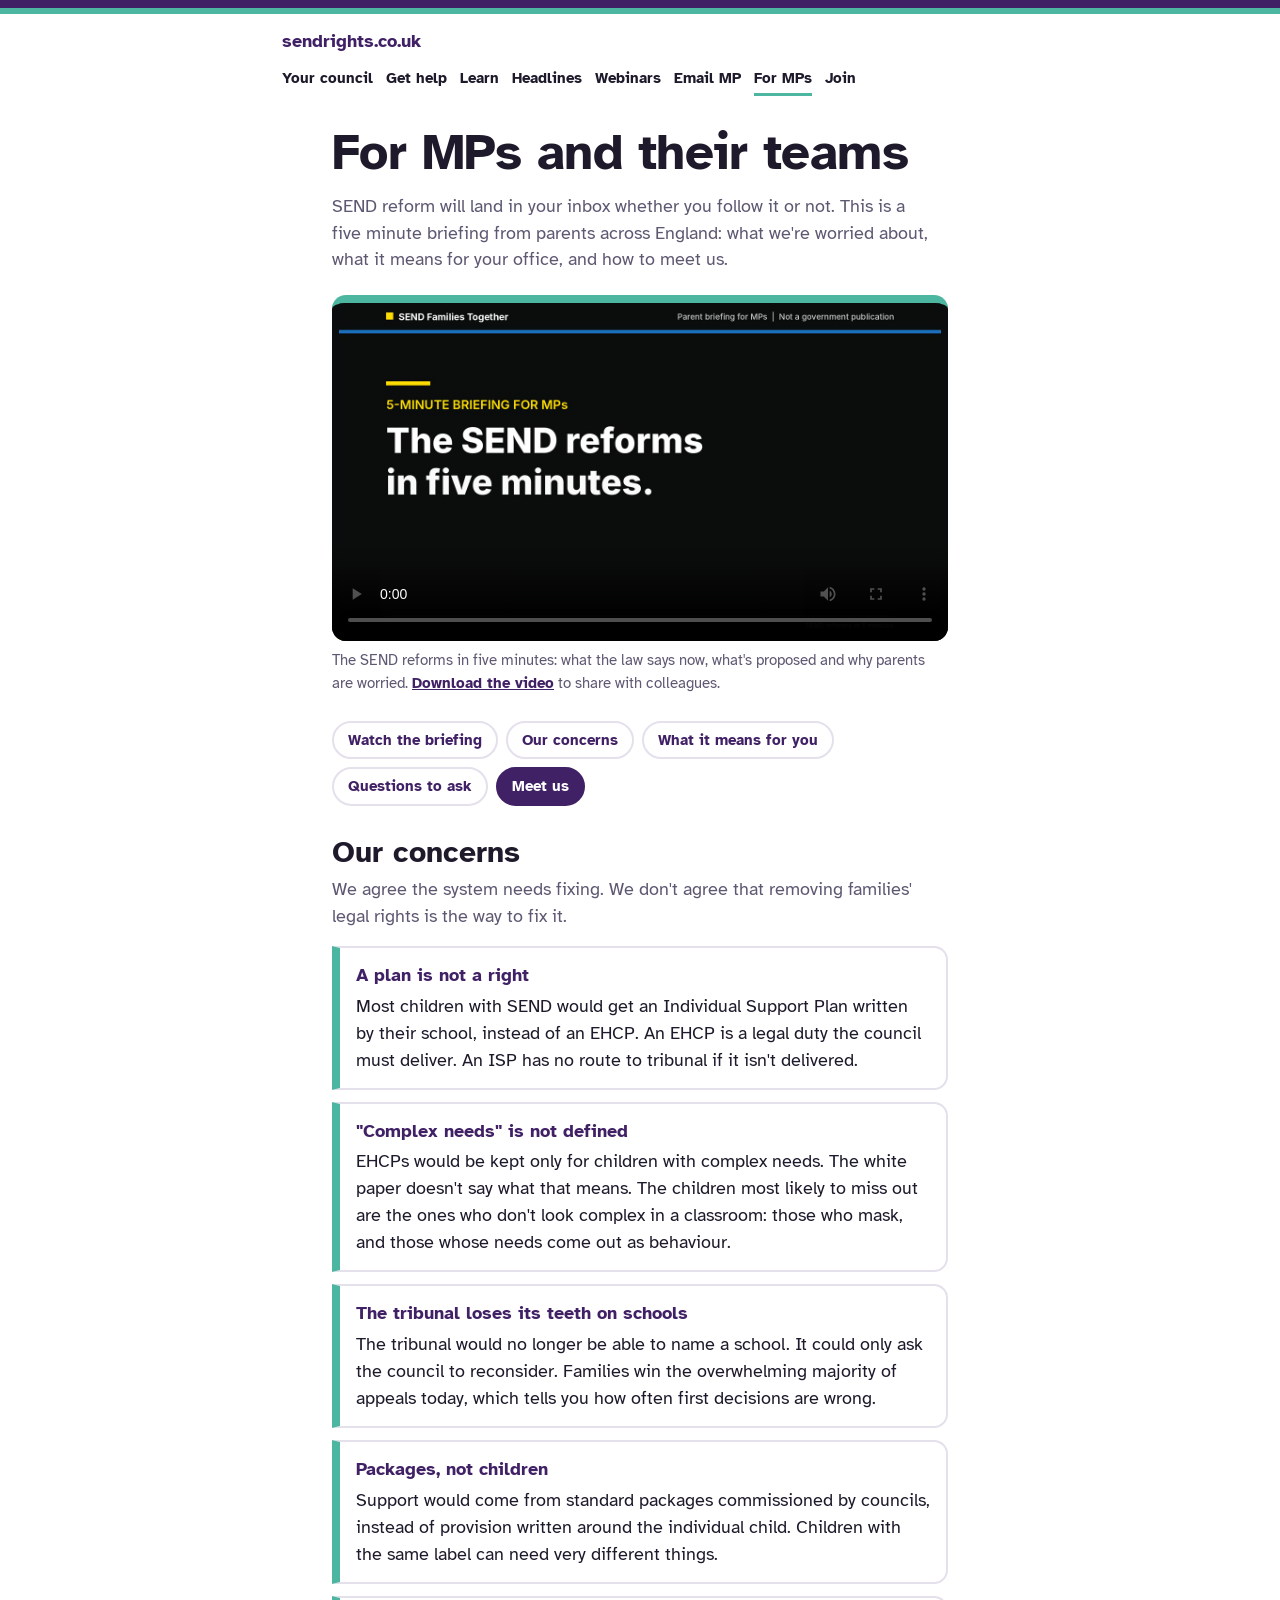
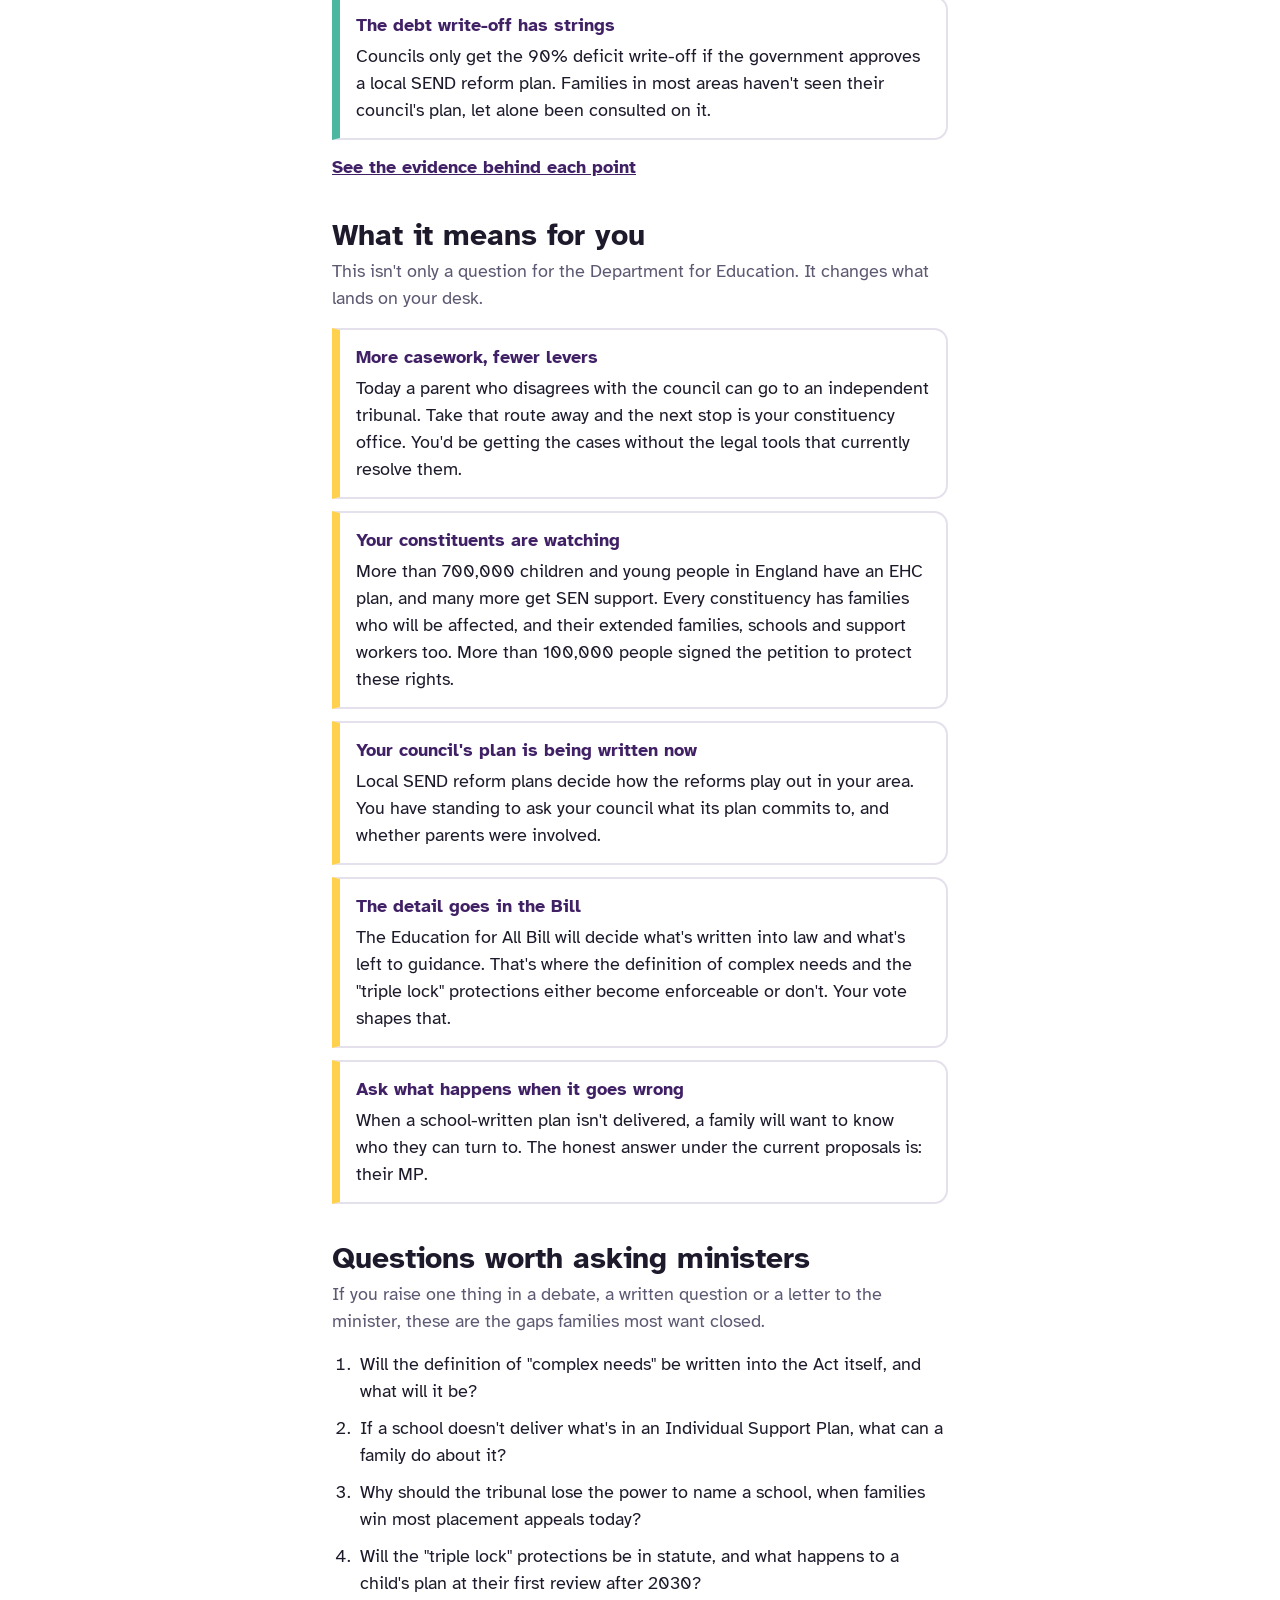
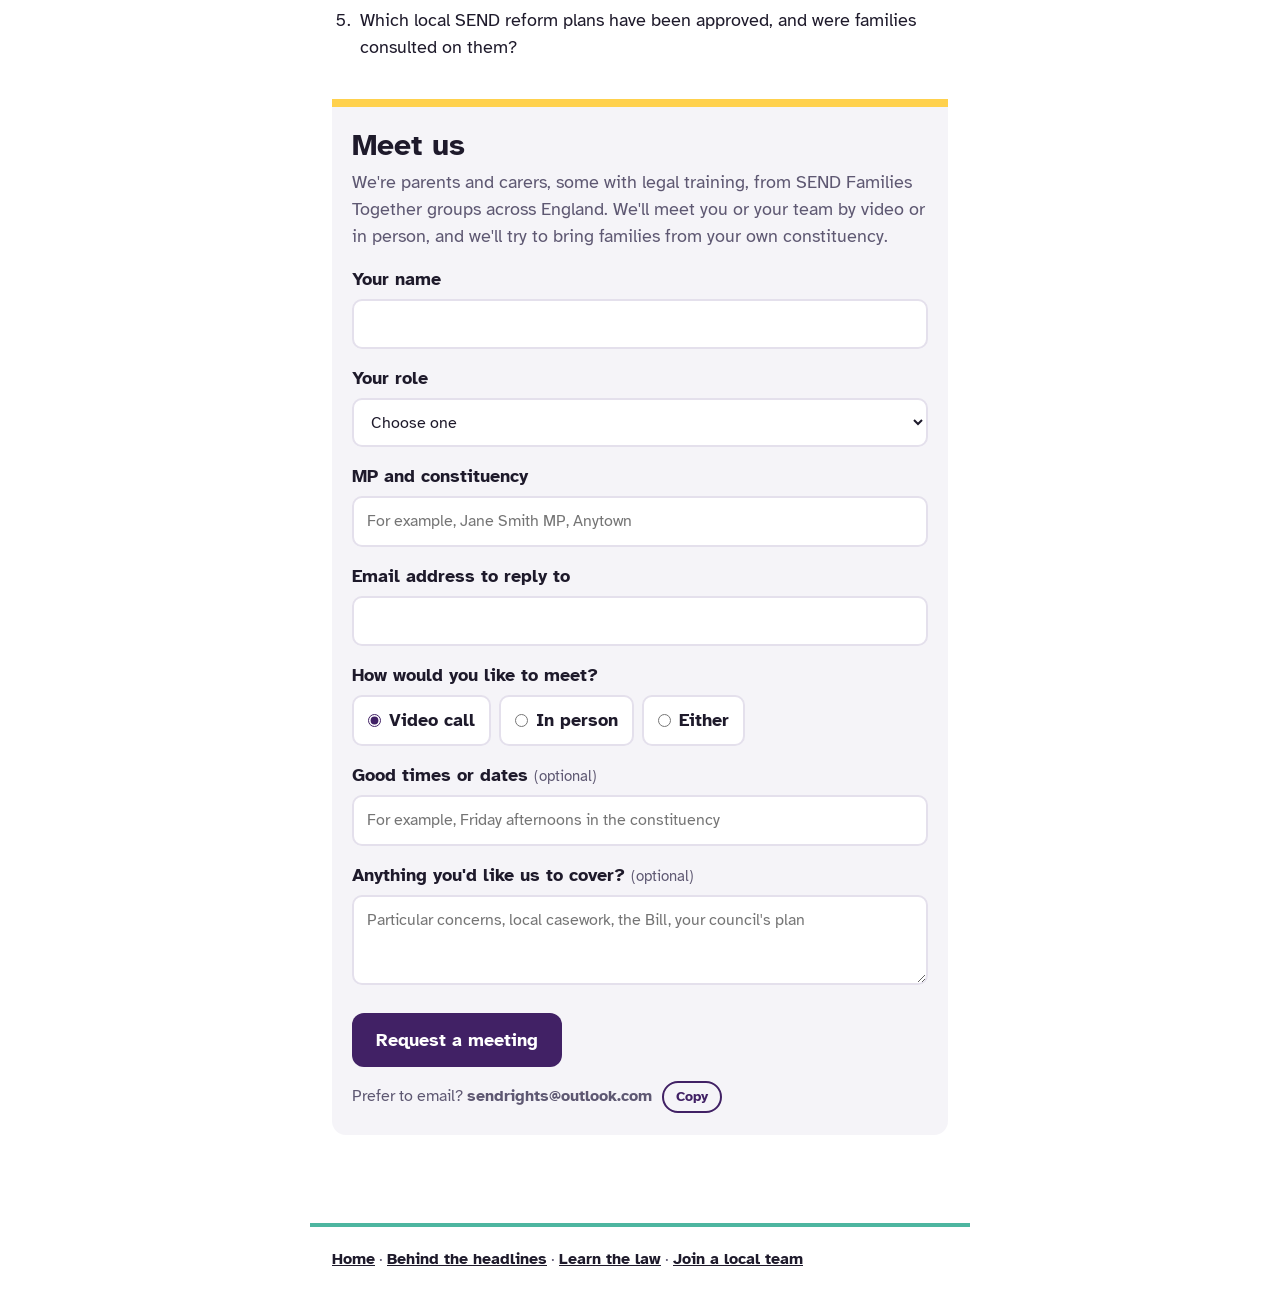
<file: mps.html>
<!DOCTYPE html>
<html lang="en-GB">
<head>
<meta charset="utf-8">
<meta name="viewport" content="width=device-width, initial-scale=1, viewport-fit=cover">
<title>For MPs | sendrights.co.uk</title>
<meta name="description" content="A five minute briefing for MPs and their teams on SEND reform: what families are worried about, what it means for your office, and how to meet us.">
<meta property="og:title" content="SEND reform: a briefing for MPs">
<meta property="og:description" content="What families are worried about, what it means for your office, and how to meet us. Five minutes.">
<meta property="og:url" content="https://sendrights.co.uk/mps">
<meta property="og:image" content="https://sendrights.co.uk/og-mp.png">
<meta property="og:image:width" content="1200">
<meta property="og:image:height" content="630">
<meta property="og:type" content="website">
<meta name="twitter:card" content="summary_large_image">
<meta name="twitter:image" content="https://sendrights.co.uk/og-mp.png">
<link rel="preconnect" href="https://fonts.googleapis.com">
<link rel="preconnect" href="https://fonts.gstatic.com" crossorigin>
<link href="https://fonts.googleapis.com/css2?family=Atkinson+Hyperlegible:wght@400;700&display=swap" rel="stylesheet">
<link rel="stylesheet" href="/site.css">
<style>
:root{--field:#fff}
@media (prefers-color-scheme:dark){:root{--field:#1C1426}}
.intro{color:var(--muted);font-size:1.1rem;margin:14px 0 22px;max-width:34em}
.jump{display:flex;flex-wrap:wrap;gap:8px;margin:0 0 30px}
.jump a{font-weight:700;font-size:.95rem;text-decoration:none;color:var(--plum-text);border:2px solid var(--line);border-radius:999px;padding:6px 14px}
.jump a:hover{border-color:var(--teal)}
.jump a.go{background:var(--plum);border-color:var(--plum);color:#fff}
section.part{margin:0 0 38px}
section.part>h2{font-size:clamp(1.5rem,5.5vw,1.9rem);line-height:1.1;margin:0 0 6px}
section.part>.sub{color:var(--muted);margin:0 0 16px}
.cards{display:grid;gap:12px;list-style:none;margin:0;padding:0}
.card{background:var(--card);border:2px solid var(--line);border-left:8px solid var(--teal);border-radius:0 14px 14px 0;padding:14px 16px}
.card.y{border-left-color:var(--yellow)}
.card.p{border-left-color:var(--plum)}
.card h3{margin:0 0 4px;font-size:1.12rem;color:var(--plum-text)}
.card p{margin:0}
.card p+p{margin-top:8px}
.card a{color:var(--plum-text);font-weight:700}
.qs{margin:0;padding-left:24px}
.qs li{margin:0 0 10px;padding-left:4px}
.more{margin:14px 0 0}
.more a{color:var(--plum-text);font-weight:700}
.meet{background:var(--tint);border-top:8px solid var(--yellow);border-radius:0 0 14px 14px;padding:22px 20px}
label{display:block;font-weight:700;margin:16px 0 6px}
.hint{font-weight:400;color:var(--muted);font-size:.95rem}
input,select,textarea{width:100%;font:inherit;font-size:1.02rem;color:var(--ink);background:var(--field);border:2px solid var(--line);border-radius:10px;padding:11px 13px}
textarea{resize:vertical;min-height:90px}
input:focus-visible,select:focus-visible,textarea:focus-visible{outline:3px solid var(--teal);outline-offset:2px}
fieldset{border:0;margin:16px 0 0;padding:0}
legend{font-weight:700;margin:0 0 6px;padding:0}
.opts{display:flex;flex-wrap:wrap;gap:8px}
.opts label{display:flex;align-items:center;gap:8px;margin:0;font-weight:700;background:var(--field);border:2px solid var(--line);border-radius:10px;padding:10px 14px;cursor:pointer}
.opts input{width:auto;margin:0;accent-color:#412165}
button.send{margin-top:20px;font:inherit;font-weight:700;font-size:1.1rem;background:var(--plum);color:#fff;border:0;border-radius:12px;padding:14px 24px;cursor:pointer}
button.send:hover{background:#2F1749}
.msg{color:#B3261E;font-weight:700;margin:12px 0 0}
@media (prefers-color-scheme:dark){.msg{color:#FFB4AB}}
.after{margin:14px 0 0;color:var(--muted);font-size:.98rem}
.after a{color:var(--plum-text);font-weight:700}
.copy{font:inherit;font-size:.9rem;font-weight:700;background:transparent;color:var(--plum-text);border:2px solid var(--plum-text);border-radius:999px;padding:3px 12px;margin-left:6px;cursor:pointer}
.watch{margin:0 0 26px}
.watch video{display:block;width:100%;aspect-ratio:16/9;background:#0B0C0D;border-radius:14px;border-top:8px solid var(--teal)}
.watch p{color:var(--muted);font-size:.95rem;margin:8px 0 0}
.watch a{color:var(--plum-text);font-weight:700}
.sent{display:none;margin-top:16px;background:var(--card);border-left:6px solid var(--teal);border-radius:0 10px 10px 0;padding:12px 14px}
</style>
</head>
<body>
<div class="bars" aria-hidden="true"></div>
<header class="site-head"><a class="brand" href="/">sendrights.co.uk</a><nav><a href="/plans">Your council</a><a href="/help">Get help</a><a href="/learn">Learn</a><a href="/headlines">Headlines</a><a href="/webinars">Webinars</a><a href="/mp">Email MP</a><a href="/mps" aria-current="page">For MPs</a><a href="/join">Join</a></nav></header>
<main>
  <h1 class="page-title">For MPs and their teams</h1>
  <p class="intro">SEND reform will land in your inbox whether you follow it or not. This is a five minute briefing from parents across England: what we're worried about, what it means for your office, and how to meet us.</p>

  <section class="watch" id="top" aria-label="Briefing video">
    <video controls preload="metadata" playsinline poster="/mp-briefing-poster.jpg">
      <source src="/mp-briefing.mp4" type="video/mp4">
      Your browser can't play this video. <a href="/mp-briefing.mp4">Download it instead</a>.
    </video>
    <p>The SEND reforms in five minutes: what the law says now, what's proposed and why parents are worried. <a href="/mp-briefing.mp4" download>Download the video</a> to share with colleagues.</p>
  </section>

  <nav class="jump" aria-label="On this page">
    <a href="#top">Watch the briefing</a><a href="#concerns">Our concerns</a>
    <a href="#you">What it means for you</a>
    <a href="#ask">Questions to ask</a>
    <a class="go" href="#meet">Meet us</a>
  </nav>

  <section class="part" id="concerns">
    <h2>Our concerns</h2>
    <p class="sub">We agree the system needs fixing. We don't agree that removing families' legal rights is the way to fix it.</p>
    <ul class="cards">
      <li class="card"><h3>A plan is not a right</h3><p>Most children with SEND would get an Individual Support Plan written by their school, instead of an EHCP. An EHCP is a legal duty the council must deliver. An ISP has no route to tribunal if it isn't delivered.</p></li>
      <li class="card"><h3>"Complex needs" is not defined</h3><p>EHCPs would be kept only for children with complex needs. The white paper doesn't say what that means. The children most likely to miss out are the ones who don't look complex in a classroom: those who mask, and those whose needs come out as behaviour.</p></li>
      <li class="card"><h3>The tribunal loses its teeth on schools</h3><p>The tribunal would no longer be able to name a school. It could only ask the council to reconsider. Families win the overwhelming majority of appeals today, which tells you how often first decisions are wrong.</p></li>
      <li class="card"><h3>Packages, not children</h3><p>Support would come from standard packages commissioned by councils, instead of provision written around the individual child. Children with the same label can need very different things.</p></li>
      <li class="card"><h3>The debt write-off has strings</h3><p>Councils only get the 90% deficit write-off if the government approves a local SEND reform plan. Families in most areas haven't seen their council's plan, let alone been consulted on it.</p></li>
    </ul>
    <p class="more"><a href="/headlines">See the evidence behind each point</a></p>
  </section>

  <section class="part" id="you">
    <h2>What it means for you</h2>
    <p class="sub">This isn't only a question for the Department for Education. It changes what lands on your desk.</p>
    <ul class="cards">
      <li class="card y"><h3>More casework, fewer levers</h3><p>Today a parent who disagrees with the council can go to an independent tribunal. Take that route away and the next stop is your constituency office. You'd be getting the cases without the legal tools that currently resolve them.</p></li>
      <li class="card y"><h3>Your constituents are watching</h3><p>More than 700,000 children and young people in England have an EHC plan, and many more get SEN support. Every constituency has families who will be affected, and their extended families, schools and support workers too. More than 100,000 people signed the petition to protect these rights.</p></li>
      <li class="card y"><h3>Your council's plan is being written now</h3><p>Local SEND reform plans decide how the reforms play out in your area. You have standing to ask your council what its plan commits to, and whether parents were involved.</p></li>
      <li class="card y"><h3>The detail goes in the Bill</h3><p>The Education for All Bill will decide what's written into law and what's left to guidance. That's where the definition of complex needs and the "triple lock" protections either become enforceable or don't. Your vote shapes that.</p></li>
      <li class="card y"><h3>Ask what happens when it goes wrong</h3><p>When a school-written plan isn't delivered, a family will want to know who they can turn to. The honest answer under the current proposals is: their MP.</p></li>
    </ul>
  </section>

  <section class="part" id="ask">
    <h2>Questions worth asking ministers</h2>
    <p class="sub">If you raise one thing in a debate, a written question or a letter to the minister, these are the gaps families most want closed.</p>
    <ol class="qs">
      <li>Will the definition of "complex needs" be written into the Act itself, and what will it be?</li>
      <li>If a school doesn't deliver what's in an Individual Support Plan, what can a family do about it?</li>
      <li>Why should the tribunal lose the power to name a school, when families win most placement appeals today?</li>
      <li>Will the "triple lock" protections be in statute, and what happens to a child's plan at their first review after 2030?</li>
      <li>Which local SEND reform plans have been approved, and were families consulted on them?</li>
    </ol>
  </section>

  <section class="part meet" id="meet">
    <h2>Meet us</h2>
    <p class="sub" style="margin:0">We're parents and carers, some with legal training, from SEND Families Together groups across England. We'll meet you or your team by video or in person, and we'll try to bring families from your own constituency.</p>

    <form id="meetForm" novalidate>
      <label for="name">Your name</label>
      <input type="text" id="name" autocomplete="name" required>

      <label for="role">Your role</label>
      <select id="role" required>
        <option value="">Choose one</option>
        <option>Member of Parliament</option>
        <option>Caseworker</option>
        <option>Parliamentary researcher or assistant</option>
        <option>Office manager or diary manager</option>
        <option>Peer or Lords staff</option>
        <option>Other</option>
      </select>

      <label for="mp">MP and constituency</label>
      <input type="text" id="mp" placeholder="For example, Jane Smith MP, Anytown" required>

      <label for="email">Email address to reply to</label>
      <input type="email" id="email" autocomplete="email" required>

      <fieldset>
        <legend>How would you like to meet?</legend>
        <div class="opts">
          <label><input type="radio" name="format" value="Video call" checked> Video call</label>
          <label><input type="radio" name="format" value="In person"> In person</label>
          <label><input type="radio" name="format" value="Either"> Either</label>
        </div>
      </fieldset>

      <label for="when">Good times or dates <span class="hint">(optional)</span></label>
      <input type="text" id="when" placeholder="For example, Friday afternoons in the constituency">

      <label for="notes">Anything you'd like us to cover? <span class="hint">(optional)</span></label>
      <textarea id="notes" placeholder="Particular concerns, local casework, the Bill, your council's plan"></textarea>

      <button type="submit" class="send">Request a meeting</button>
      <div class="msg" id="msg" role="alert"></div>
    </form>

    <div class="sent" id="sent" tabindex="-1">
      <p style="margin:0"><strong>Your email should now be open, ready to send.</strong> If nothing opened, email us directly at the address below.</p>
    </div>

    <p class="after">Prefer to email? <strong>sendrights@outlook.com</strong> <button type="button" class="copy" id="copyEmail">Copy</button></p>
  </section>
</main>
<footer class="site-foot"><a href="/">Home</a> · <a href="/headlines">Behind the headlines</a> · <a href="/learn">Learn the law</a> · <a href="/join">Join a local team</a></footer>

<script>
(function(){
  var EMAIL = "sendrights@outlook.com";
  var form = document.getElementById("meetForm");
  var msg = document.getElementById("msg");
  function val(id){ return (document.getElementById(id).value || "").trim(); }

  form.addEventListener("submit", function(e){
    e.preventDefault();
    msg.textContent = "";
    var name = val("name"), role = val("role"), mp = val("mp"), email = val("email");
    if (!name || !role || !mp || !email) { msg.textContent = "Please fill in your name, role, MP and email."; return; }
    if (!/^\S+@\S+\.\S+$/.test(email)) { msg.textContent = "That email address doesn't look right. Please check it."; return; }
    var format = (form.querySelector('input[name="format"]:checked') || {}).value || "Either";
    var body =
      "Meeting request from sendrights.co.uk/mps\n\n" +
      "Name: " + name + "\n" +
      "Role: " + role + "\n" +
      "MP and constituency: " + mp + "\n" +
      "Reply to: " + email + "\n" +
      "Format: " + format + "\n" +
      "Good times: " + (val("when") || "Not given") + "\n\n" +
      "To cover:\n" + (val("notes") || "Not given") + "\n";
    var subject = "MP meeting request: " + mp;
    location.href = "mailto:" + EMAIL + "?subject=" + encodeURIComponent(subject) + "&body=" + encodeURIComponent(body);
    var sent = document.getElementById("sent");
    sent.style.display = "block";
    sent.focus();
  });

  var copyBtn = document.getElementById("copyEmail");
  copyBtn.addEventListener("click", function(){
    try {
      navigator.clipboard.writeText(EMAIL).then(function(){
        copyBtn.textContent = "Copied";
        setTimeout(function(){ copyBtn.textContent = "Copy"; }, 2000);
      });
    } catch (err) {}
  });
})();
</script>
<script data-goatcounter="https://sendrights.goatcounter.com/count" async src="//gc.zgo.at/count.js"></script>
</body>
</html>
</file>
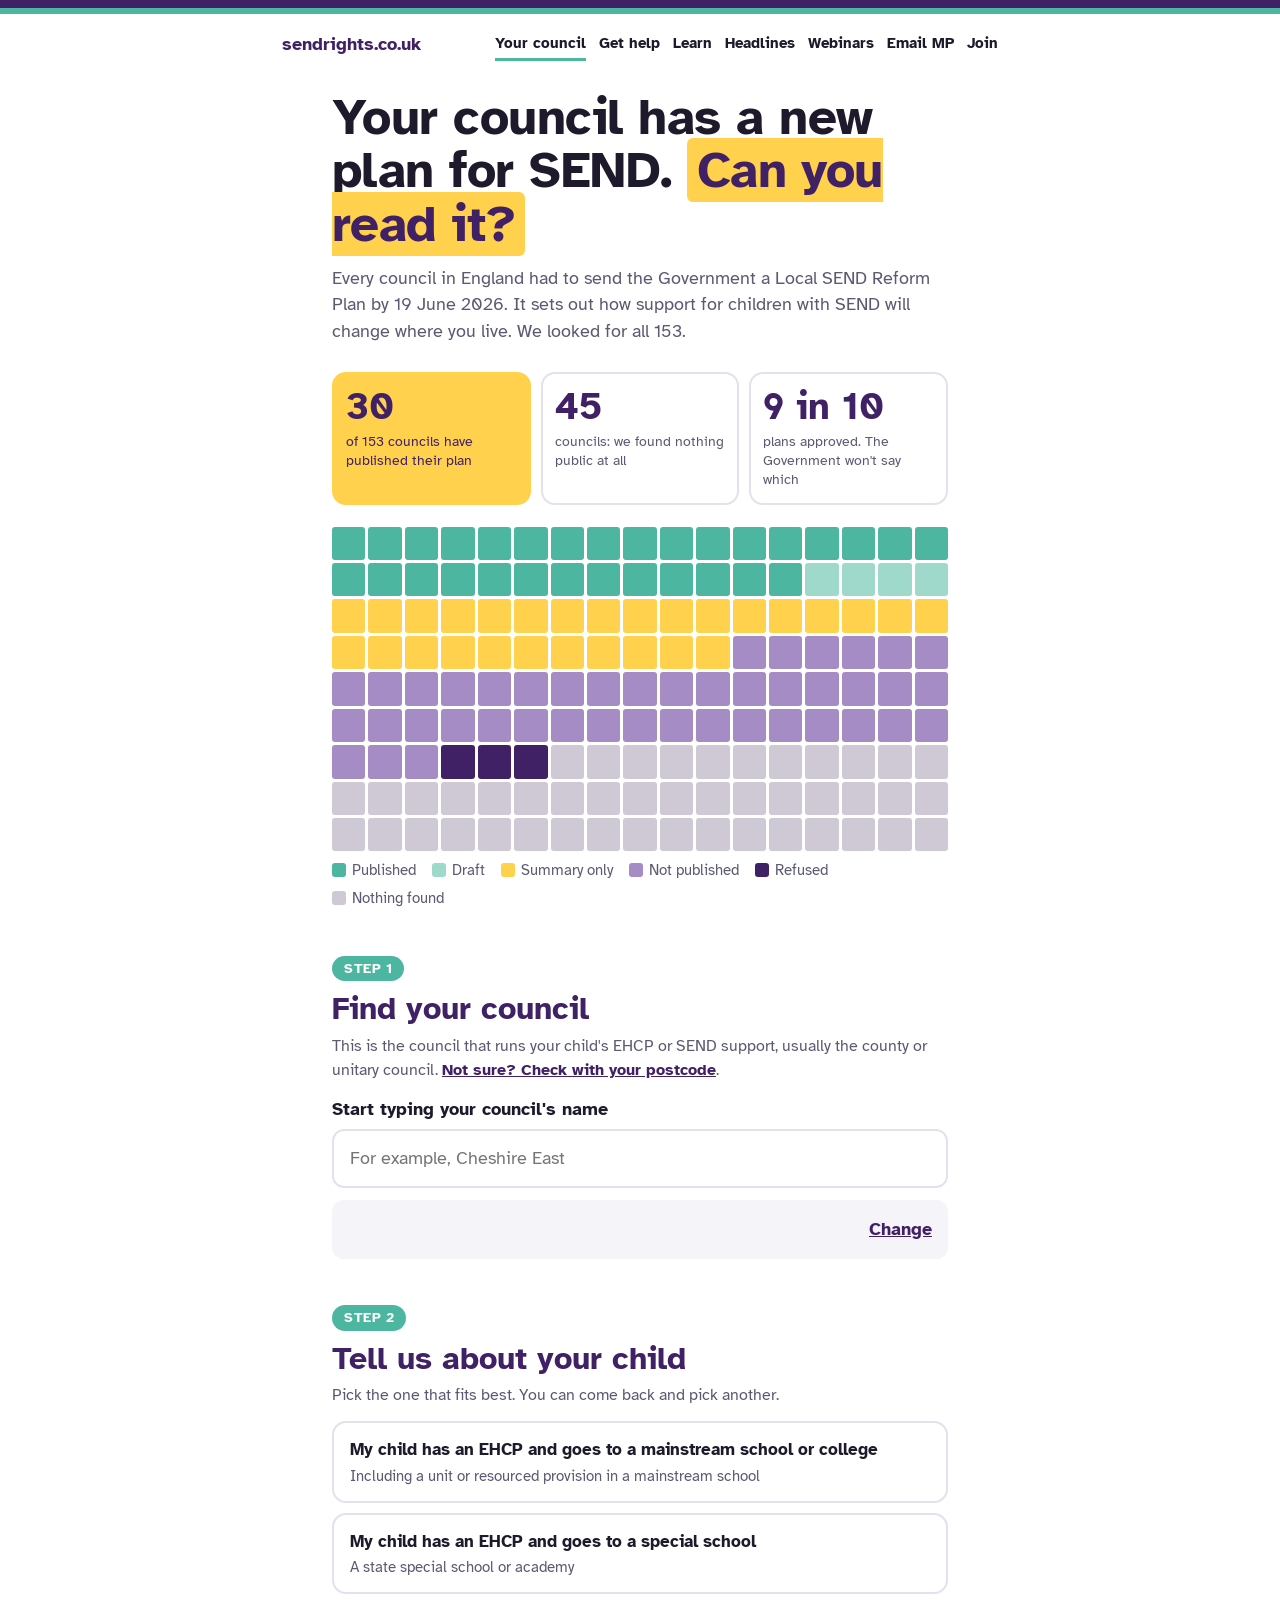
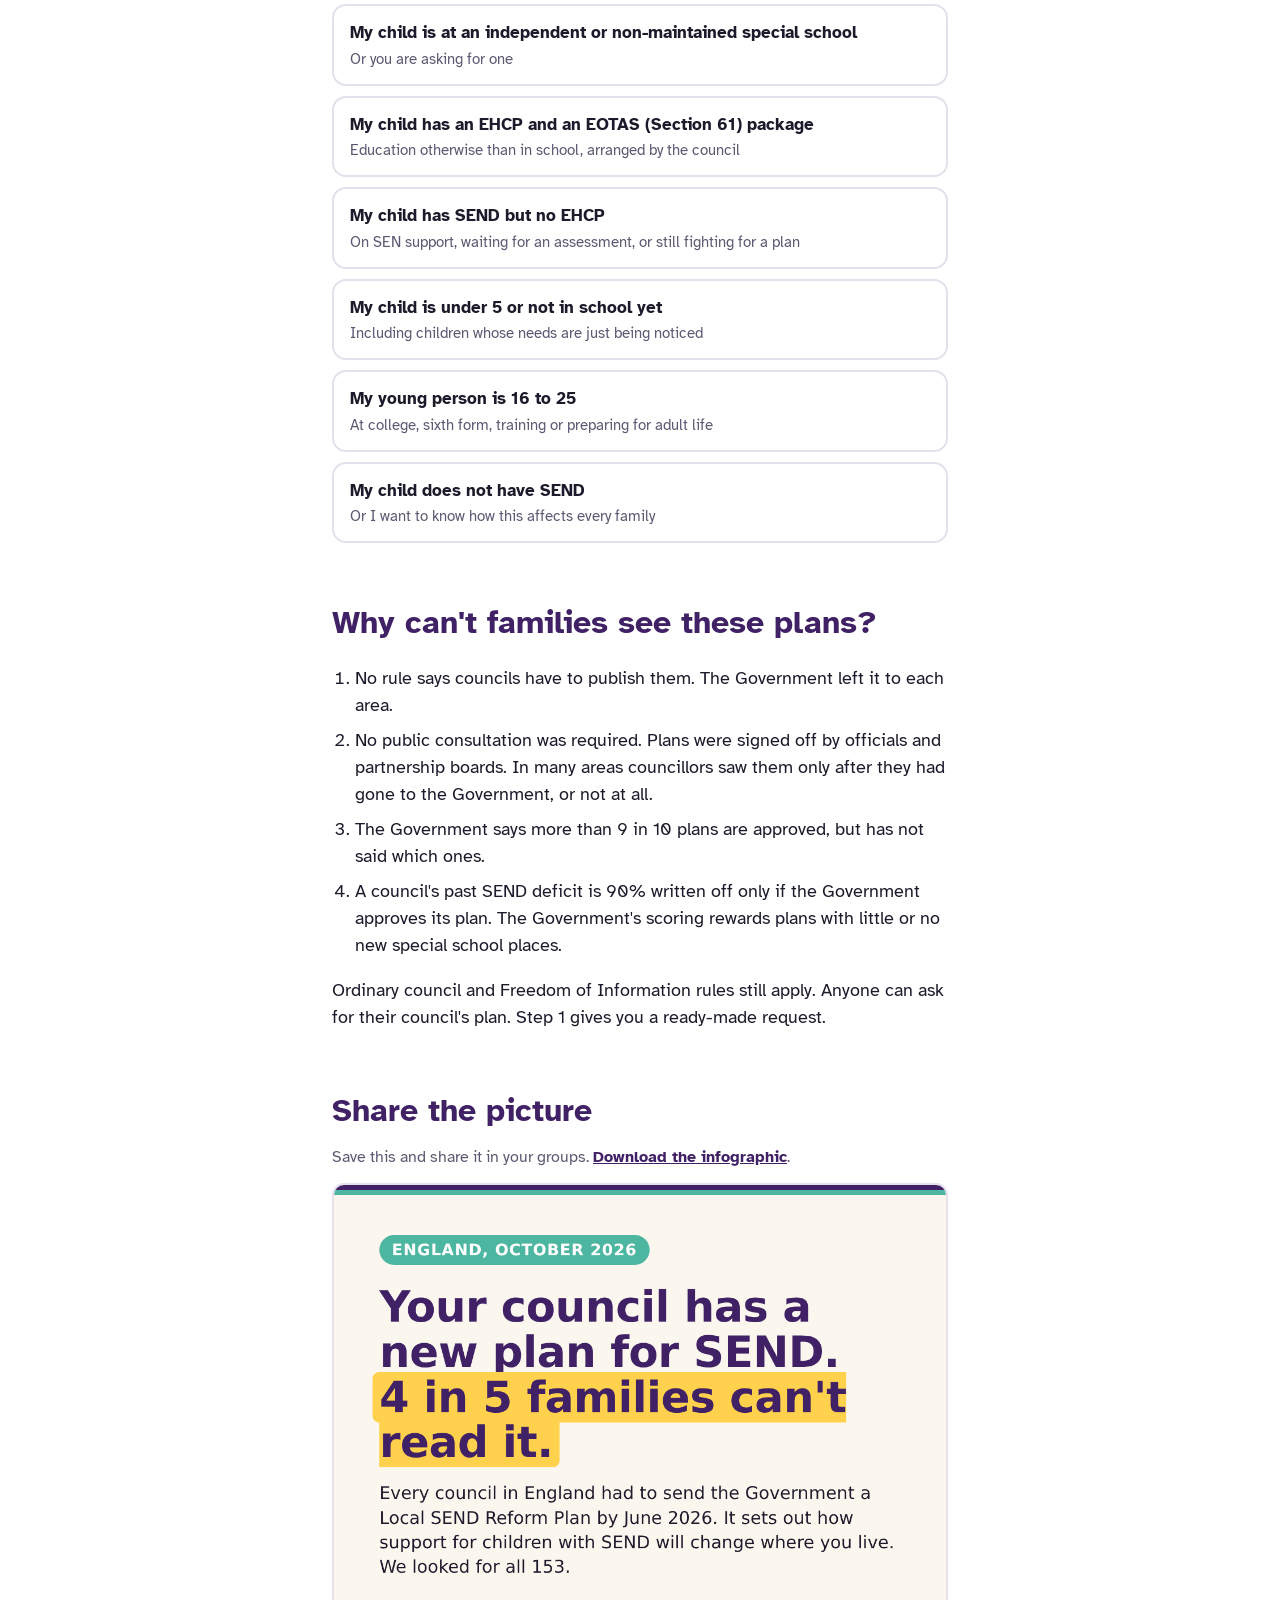
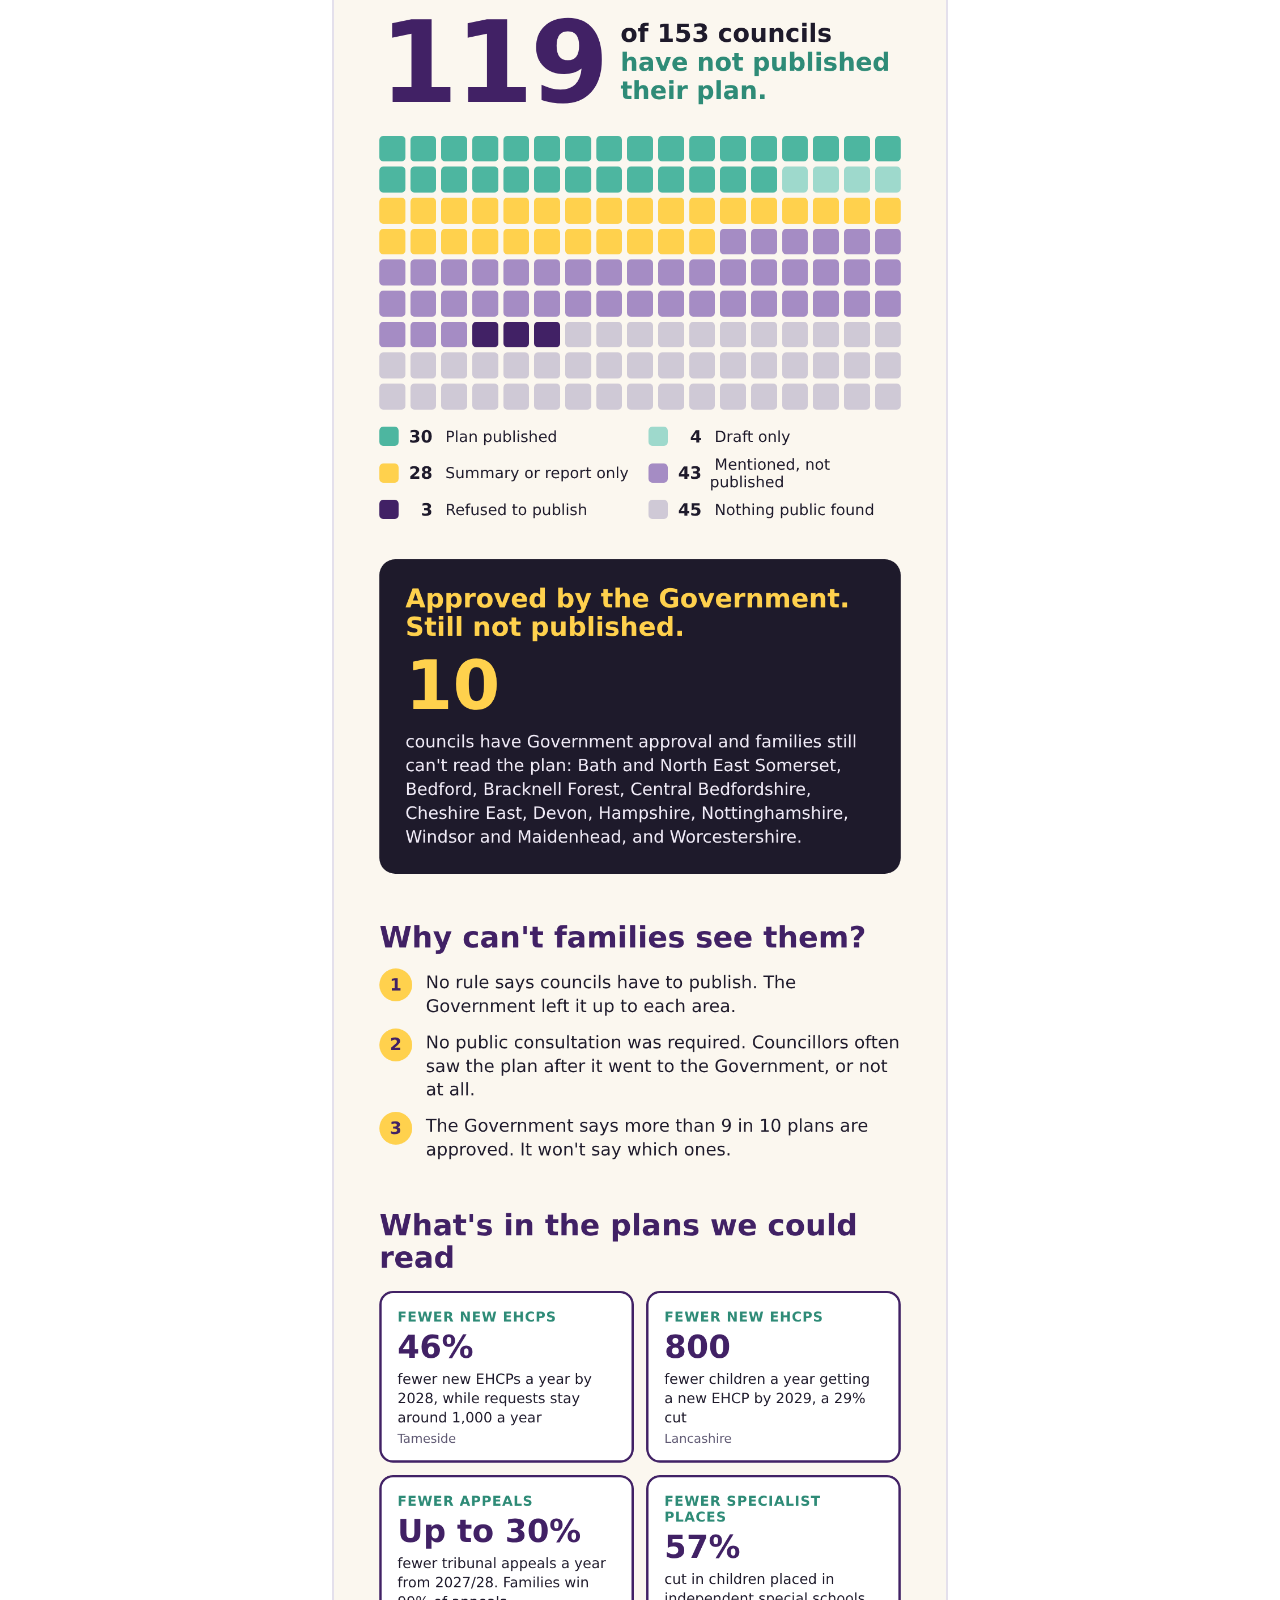
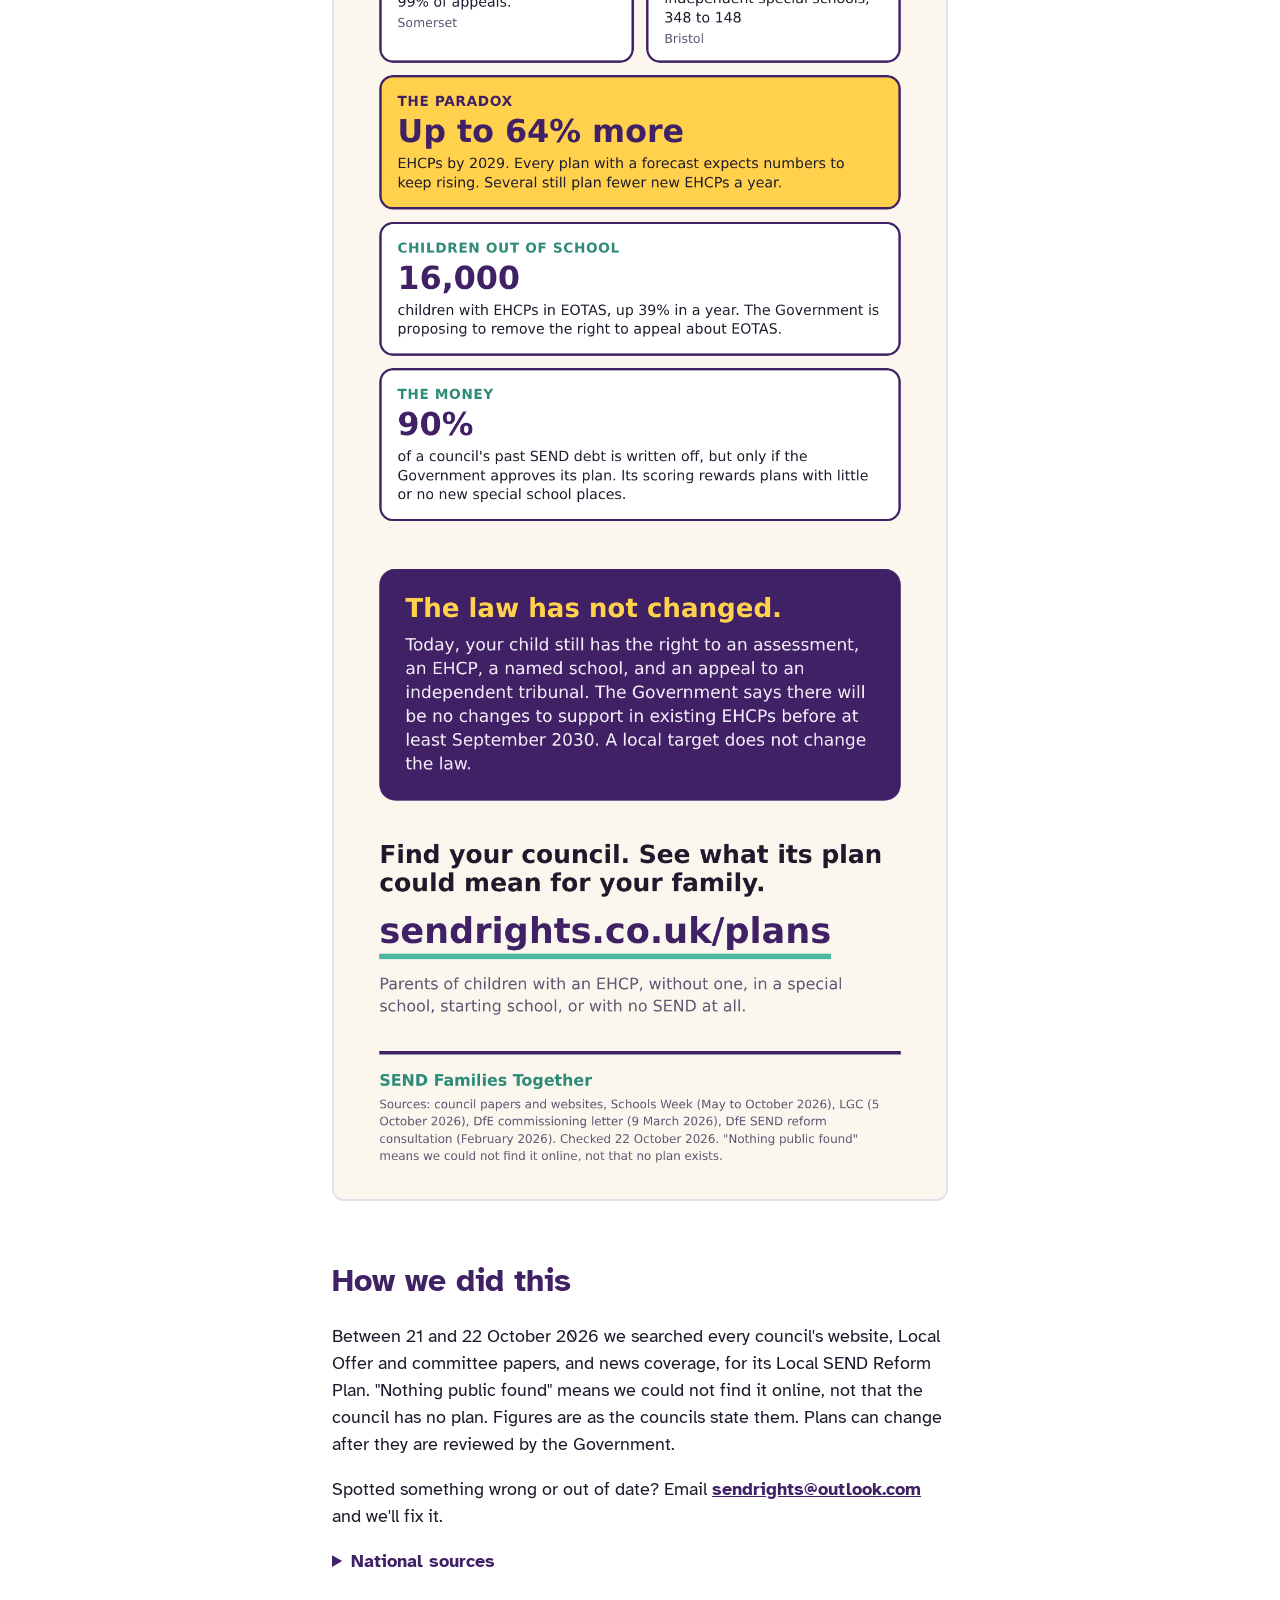
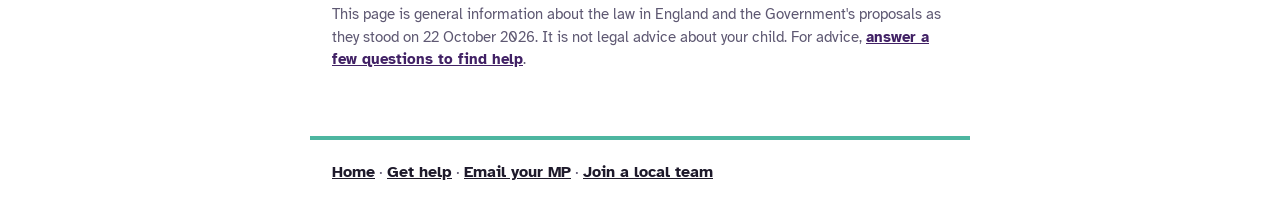
<file: plans.html>
<!DOCTYPE html>
<html lang="en-GB">
<head>
<meta charset="utf-8">
<meta name="viewport" content="width=device-width, initial-scale=1, viewport-fit=cover">
<title>What your council's SEND plan means for your family | sendrights.co.uk</title>
<meta name="description" content="Every council in England sent the Government a Local SEND Reform Plan in June 2026. Only 30 of 153 have published theirs. Find your council and see what it could mean for your family.">
<meta property="og:title" content="Your council has a new plan for SEND. Can you read it?">
<meta property="og:description" content="Only 30 of 153 councils have published their Local SEND Reform Plan. Find yours and see what it could mean for your family.">
<meta property="og:url" content="https://sendrights.co.uk/plans">
<meta property="og:image" content="https://sendrights.co.uk/og-plans.png">
<meta property="og:image:width" content="1200">
<meta property="og:image:height" content="630">
<meta property="og:image:alt" content="Your council has a new plan for SEND. Can you read it? Only 30 of 153 councils have published theirs.">
<meta property="og:type" content="website">
<meta name="twitter:card" content="summary_large_image">
<meta name="twitter:image" content="https://sendrights.co.uk/og-plans.png">
<link rel="preconnect" href="https://fonts.googleapis.com">
<link rel="preconnect" href="https://fonts.gstatic.com" crossorigin>
<link href="https://fonts.googleapis.com/css2?family=Atkinson+Hyperlegible:wght@400;700&display=swap" rel="stylesheet">
<link rel="stylesheet" href="/site.css">
<style>
.intro{color:var(--muted);font-size:1.1rem;margin:14px 0 0;max-width:34em}
.hl{background:var(--yellow);color:#412165;padding:0 .18em;border-radius:6px}
.stats{display:grid;grid-template-columns:repeat(3,1fr);gap:10px;margin:28px 0 0}
.stat{background:var(--card);border:2px solid var(--line);border-radius:14px;padding:14px 12px}
.stat b{display:block;font-size:clamp(1.7rem,7vw,2.4rem);line-height:1;color:var(--plum-text)}
.stat span{display:block;font-size:.9rem;color:var(--muted);margin-top:6px;line-height:1.3}
.stat.y{background:var(--yellow);border-color:var(--yellow)}
.stat.y b,.stat.y span{color:#412165}
.waffle{display:grid;grid-template-columns:repeat(17,1fr);gap:3px;margin:22px 0 8px}
.waffle i{display:block;aspect-ratio:1;border-radius:3px}
.k-pub{background:#4DB6A0}.k-draft{background:#9ED9CC}.k-sum{background:#FFD14D}.k-np{background:#A58CC4}.k-ref{background:#412165}.k-none{background:#CFC9D6}
@media (prefers-color-scheme:dark){.k-ref{background:#CDB6EC}.k-none{background:#4A3E5C}}
.key{display:flex;flex-wrap:wrap;gap:6px 16px;font-size:.92rem;color:var(--muted);margin:0;padding:0;list-style:none}
.key li{display:flex;align-items:center;gap:6px}
.key i{width:14px;height:14px;border-radius:3px;display:inline-block}
.step{margin-top:44px}
.step .num{display:inline-block;background:var(--teal);color:#fff;font-weight:700;border-radius:20px;padding:2px 12px;font-size:.9rem;letter-spacing:.04em}
.step h2{font-size:clamp(1.5rem,5.5vw,2rem);line-height:1.15;margin:10px 0 6px;color:var(--plum-text)}
.hint{color:var(--muted);margin:0 0 14px;font-size:1rem}
.hint a{color:var(--plum-text);font-weight:700}
label.lbl{display:block;font-weight:700;margin:0 0 6px}
.search{width:100%;font:inherit;padding:14px 16px;border-radius:12px;border:2px solid var(--line);background:var(--card);color:var(--ink)}
.search:focus{outline:3px solid var(--teal);outline-offset:2px;border-color:var(--teal)}
.matches{list-style:none;margin:8px 0 0;padding:0;display:grid;gap:6px;max-height:320px;overflow:auto}
.matches button{width:100%;text-align:left;font:inherit;background:var(--card);border:2px solid var(--line);border-radius:10px;padding:10px 14px;color:var(--ink);cursor:pointer;display:flex;justify-content:space-between;gap:10px;align-items:center}
.matches button:hover,.matches button:focus-visible{border-color:var(--teal);outline:none}
.matches small{color:var(--muted);font-size:.85rem;white-space:nowrap}
.chosen{display:flex;justify-content:space-between;align-items:center;gap:10px;background:var(--tint);border-radius:12px;padding:12px 16px;margin-top:4px}
.chosen strong{font-size:1.15rem}
.linkbtn{background:none;border:0;color:var(--plum-text);font:inherit;font-weight:700;text-decoration:underline;cursor:pointer;padding:4px 0}
.opts{display:grid;gap:10px;margin:0;padding:0;list-style:none}
.opt{display:block;width:100%;text-align:left;background:var(--card);border:2px solid var(--line);border-radius:14px;padding:14px 16px;font:inherit;color:var(--ink);cursor:pointer}
.opt:hover{border-color:var(--teal)}
.opt[aria-pressed="true"]{border-color:var(--plum);box-shadow:inset 6px 0 0 var(--teal)}
.opt strong{display:block;font-size:1.05rem}
.opt span{display:block;color:var(--muted);font-size:.93rem;margin-top:2px}
.result{margin-top:44px;scroll-margin-top:12px}
.result[hidden]{display:none}
.result h2{font-size:clamp(1.7rem,6vw,2.3rem);line-height:1.1;margin:0 0 8px}
.badge{display:inline-block;font-weight:700;font-size:.85rem;letter-spacing:.04em;text-transform:uppercase;padding:4px 12px;border-radius:20px;margin:0 6px 6px 0}
.b-published{background:#4DB6A0;color:#fff}.b-draft{background:#9ED9CC;color:#1E1A2B}.b-summary{background:#FFD14D;color:#412165}
.b-not_published{background:#A58CC4;color:#fff}.b-refused{background:#412165;color:#fff}.b-none_found{background:#CFC9D6;color:#1E1A2B}
.b-approved{background:transparent;border:2px solid #4DB6A0;color:var(--teal-text)}.b-resubmit{background:transparent;border:2px solid #C0563B;color:#C0563B}.b-other{background:transparent;border:2px solid var(--line);color:var(--muted)}
.facts{display:grid;gap:8px;margin:14px 0 0;padding:0;list-style:none}
.facts li{display:grid;grid-template-columns:8.5em 1fr;gap:10px;font-size:1rem;border-top:1px solid var(--line);padding-top:8px}
.facts li b{color:var(--muted);font-weight:700;font-size:.92rem}
@media (max-width:480px){.facts li{grid-template-columns:1fr;gap:0}}
.block{margin-top:24px;padding:18px 20px;border-radius:0 14px 14px 0;background:var(--tint);border-left:8px solid var(--teal)}
.block.local{border-left-color:var(--yellow)}
.block.do{border-left-color:var(--plum)}
.block.safe{border-left-color:var(--teal)}
.block h3{margin:0 0 8px;font-size:1.2rem}
.block p{margin:0 0 8px}
.block ul,.block ol{margin:0;padding-left:1.25em}
.block li{margin:7px 0}
.block a{color:var(--plum-text);font-weight:700}
.tag{display:inline-block;font-size:.78rem;font-weight:700;color:var(--teal-text);text-transform:uppercase;letter-spacing:.05em;margin-right:4px}
.when{display:block;color:var(--muted);font-size:.92rem}
.btnrow{display:flex;flex-wrap:wrap;gap:10px;margin-top:12px}
.btn{display:inline-block;background:var(--plum);color:#fff!important;font-weight:700;padding:12px 18px;border-radius:10px;text-decoration:none;border:0;font:inherit;cursor:pointer}
.btn:hover{background:#2F1749}
.btn.ghost{background:transparent;border:2px solid var(--plum);color:var(--plum-text)!important}
@media (prefers-color-scheme:dark){.btn.ghost{border-color:#CDB6EC}}
textarea.letter{width:100%;min-height:15em;font:inherit;font-size:.95rem;border-radius:10px;border:2px solid var(--line);background:var(--card);color:var(--ink);padding:12px;margin-top:8px}
details{margin-top:12px}
summary{cursor:pointer;font-weight:700;color:var(--plum-text)}
.copied{color:var(--teal-text);font-weight:700;margin-left:6px}
.why{margin-top:56px}
.why h2{font-size:clamp(1.5rem,5.5vw,2rem);color:var(--plum-text);margin:0 0 10px}
.why ol{padding-left:1.3em}
.why li{margin:8px 0}
.info img{width:100%;height:auto;border-radius:12px;border:2px solid var(--line);display:block}
.note{font-size:.95rem;color:var(--muted);margin-top:28px}
.note a{color:var(--plum-text);font-weight:700}
.sources{font-size:.92rem;color:var(--muted)}
.sources li{margin:4px 0}
.sources a{color:var(--plum-text)}
@media print{.site-head,.site-foot,.bars,.step,.btnrow,.why,.info{display:none!important}.block{break-inside:avoid}}
</style>
</head>
<body>
<div class="bars" aria-hidden="true"></div>
<header class="site-head"><a class="brand" href="/">sendrights.co.uk</a><nav><a href="/plans" aria-current="page">Your council</a><a href="/help">Get help</a><a href="/learn">Learn</a><a href="/headlines">Headlines</a><a href="/webinars">Webinars</a><a href="/mp">Email MP</a><a href="/join">Join</a></nav></header>
<main>
  <h1 class="page-title">Your council has a new plan for SEND. <span class="hl">Can you read it?</span></h1>
  <p class="intro">Every council in England had to send the Government a Local SEND Reform Plan by 19 June 2026. It sets out how support for children with SEND will change where you live. We looked for all 153.</p>

  <div class="stats">
    <div class="stat y"><b>30</b><span>of 153 councils have published their plan</span></div>
    <div class="stat"><b>45</b><span>councils: we found nothing public at all</span></div>
    <div class="stat"><b>9 in 10</b><span>plans approved. The Government won't say which</span></div>
  </div>
  <div class="waffle" id="waffle" role="img" aria-label="153 councils: 30 published their plan, 4 a draft, 28 a summary or report only, 43 mentioned a plan but did not publish it, 3 refused, and for 45 nothing public was found."></div>
  <ul class="key" aria-hidden="true">
    <li><i class="k-pub"></i>Published</li><li><i class="k-draft"></i>Draft</li><li><i class="k-sum"></i>Summary only</li><li><i class="k-np"></i>Not published</li><li><i class="k-ref"></i>Refused</li><li><i class="k-none"></i>Nothing found</li>
  </ul>

  <section class="step" aria-labelledby="s1h">
    <span class="num">STEP 1</span>
    <h2 id="s1h">Find your council</h2>
    <p class="hint">This is the council that runs your child's EHCP or SEND support, usually the county or unitary council. <a href="https://www.gov.uk/find-local-council" target="_blank" rel="noopener">Not sure? Check with your postcode</a>.</p>
    <div id="pick">
      <label class="lbl" for="q">Start typing your council's name</label>
      <input class="search" id="q" type="search" autocomplete="off" placeholder="For example, Cheshire East" aria-controls="matches">
      <ul class="matches" id="matches" aria-live="polite"></ul>
    </div>
    <div class="chosen" id="chosen" hidden><strong id="chosenName"></strong><button type="button" class="linkbtn" id="change">Change</button></div>
  </section>

  <section class="step" aria-labelledby="s2h">
    <span class="num">STEP 2</span>
    <h2 id="s2h">Tell us about your child</h2>
    <p class="hint">Pick the one that fits best. You can come back and pick another.</p>
    <ul class="opts" id="situations"></ul>
  </section>

  <section class="result" id="result" hidden tabindex="-1" aria-live="polite"></section>

  <section class="why" aria-labelledby="whyh">
    <h2 id="whyh">Why can't families see these plans?</h2>
    <ol>
      <li>No rule says councils have to publish them. The Government left it to each area.</li>
      <li>No public consultation was required. Plans were signed off by officials and partnership boards. In many areas councillors saw them only after they had gone to the Government, or not at all.</li>
      <li>The Government says more than 9 in 10 plans are approved, but has not said which ones.</li>
      <li>A council's past SEND deficit is 90% written off only if the Government approves its plan. The Government's scoring rewards plans with little or no new special school places.</li>
    </ol>
    <p>Ordinary council and Freedom of Information rules still apply. Anyone can ask for their council's plan. Step 1 gives you a ready-made request.</p>
  </section>

  <section class="why info" aria-labelledby="infoh">
    <h2 id="infoh">Share the picture</h2>
    <p class="hint">Save this and share it in your groups. <a href="/plans-infographic.png" download>Download the infographic</a>.</p>
    <a href="/plans-infographic.png"><img src="/plans-infographic.png" alt="Infographic: Your council has a new plan for SEND. Can you read it? Only 30 of 153 councils have published their plan." loading="lazy" width="1080" height="4610"></a>
  </section>

  <section class="why" aria-labelledby="howh">
    <h2 id="howh">How we did this</h2>
    <p>Between 21 and 22 October 2026 we searched every council's website, Local Offer and committee papers, and news coverage, for its Local SEND Reform Plan. "Nothing public found" means we could not find it online, not that the council has no plan. Figures are as the councils state them. Plans can change after they are reviewed by the Government.</p>
    <p>Spotted something wrong or out of date? Email <a href="mailto:sendrights@outlook.com?subject=Council%20plans%20page%20correction" style="color:var(--plum-text);font-weight:700">sendrights@outlook.com</a> and we'll fix it.</p>
    <details><summary>National sources</summary>
      <ul class="sources">
        <li><a href="https://www.gov.uk/government/consultations/send-reform-putting-children-and-young-people-first/send-reform-putting-children-and-young-people-first-html-version" target="_blank" rel="noopener">DfE, SEND reform: putting children and young people first (February 2026)</a></li>
        <li><a href="https://researchbriefings.files.parliament.uk/documents/CBP-10550/CBP-10550.pdf" target="_blank" rel="noopener">House of Commons Library, The Schools White Paper 2026: SEND Reform (September 2026)</a></li>
        <li><a href="https://www.telford.gov.uk/media/z3wkoo1a/commissioning-letter-local-send-reform-plan-tw.pdf" target="_blank" rel="noopener">DfE and DHSC commissioning letter to councils (9 March 2026)</a></li>
        <li><a href="https://schoolsweek.co.uk/council-send-reform-plans-could-dodge-public-scrutiny/" target="_blank" rel="noopener">Schools Week, Council SEND reform plans could dodge public scrutiny (28 May 2026)</a></li>
        <li><a href="https://schoolsweek.co.uk/revealed-dfes-secret-plan-to-cut-special-school-expansion/" target="_blank" rel="noopener">Schools Week, DfE scoring and special school expansion (13 March 2026)</a></li>
        <li><a href="https://schoolsweek.co.uk/experts-at-hand-send-support-should-be-time-limited-says-guidance/" target="_blank" rel="noopener">Schools Week, Experts at Hand guidance (5 June 2026)</a></li>
        <li><a href="https://schoolsweek.co.uk/councils-told-to-have-another-go-at-send-reform-plans/" target="_blank" rel="noopener">Schools Week, Councils told to have another go at SEND reform plans (8 October 2026)</a></li>
        <li><a href="https://www.lgcplus.com/services/children/dfe-sets-out-90-send-deficit-write-offs-05-10-2026/" target="_blank" rel="noopener">LGC, DfE sets out 90% SEND deficit write-offs (5 October 2026)</a></li>
      </ul>
    </details>
    <p class="note">This page is general information about the law in England and the Government's proposals as they stood on 22 October 2026. It is not legal advice about your child. For advice, <a href="/help">answer a few questions to find help</a>.</p>
  </section>
</main>
<footer class="site-foot"><a href="/">Home</a> · <a href="/help">Get help</a> · <a href="/mp">Email your MP</a> · <a href="/join">Join a local team</a></footer>

<script>
(function(){
var CHECKED = "22 October 2026";

var SITUATIONS = [
 {id:"ehcp_mainstream", t:"My child has an EHCP and goes to a mainstream school or college", s:"Including a unit or resourced provision in a mainstream school",
  topics:["ehcp","isp","mainstream","inclusion_bases","tribunal","transport","out_of_school","staffing"]},
 {id:"ehcp_special", t:"My child has an EHCP and goes to a special school", s:"A state special school or academy",
  topics:["specialist","transport","tribunal","ehcp","post16","out_of_school"]},
 {id:"independent", t:"My child is at an independent or non-maintained special school", s:"Or you are asking for one",
  topics:["specialist","tribunal","transport","money","ehcp"]},
 {id:"eotas", t:"My child has an EHCP and an EOTAS (Section 61) package", s:"Education otherwise than in school, arranged by the council",
  topics:["out_of_school","tribunal","ehcp","money","specialist","post16"]},
 {id:"no_ehcp", t:"My child has SEND but no EHCP", s:"On SEN support, waiting for an assessment, or still fighting for a plan",
  topics:["assessments","isp","mainstream","inclusion_bases","tribunal","staffing","health","out_of_school"]},
 {id:"early", t:"My child is under 5 or not in school yet", s:"Including children whose needs are just being noticed",
  topics:["early_years","assessments","health","inclusion_bases"]},
 {id:"post16", t:"My young person is 16 to 25", s:"At college, sixth form, training or preparing for adult life",
  topics:["post16","transport","ehcp","specialist"]},
 {id:"not_send", t:"My child does not have SEND", s:"Or I want to know how this affects every family",
  topics:["inclusion_bases","mainstream","money","staffing","out_of_school"]}
];

var SAFE = '<div class="block safe"><h3>First, what has not changed</h3><p>The law is the same today. The Children and Families Act 2014 still applies in full. Your child can still be assessed, get an EHCP, have a school named in it, and you can still appeal to an independent tribunal. The Government says there will be no changes to support in existing EHCPs before at least September 2030. A council target does not change the law.</p></div>';

var NATIONAL = {
 ehcp_mainstream:{h:"What the Government is proposing for your child", items:[
  ["Who keeps an EHCP","Only children who need the full support in a new national \"Specialist Provision Package\" would get an EHCP. Most other children would get an Individual Support Plan (ISP), written by their school or college."],
  ["When","Existing EHCPs stay in place. From September 2029, children would be reviewed at the end of each school phase, such as the end of primary. The first moves to the new system are planned from September 2030."],
  ["The risk","An ISP would not be a legal plan in the same way. IPSEA says there appears to be no clear way to enforce one."],
  ["Appeals","The Government wants the tribunal to be a last resort, with more mediation. IPSEA says the proposals appear to reduce the tribunal's power to name a school."],
  ["In school","Mainstream schools would get Inclusion Bases (the new name for units and resourced provision) and visiting specialists through Experts at Hand. That help is meant to be short term."]]},
 ehcp_special:{h:"What the Government is proposing for your child", items:[
  ["Your child's place","The Government says no child will be asked to leave a special school."],
  ["When","Existing EHCPs stay in place. From September 2029, children would be reviewed at the end of each school phase. The first moves to the new system are planned from September 2030."],
  ["Future places","The Government's scoring of council plans rewards little or no growth in special school places, even though many special schools are full. That could make places harder to get at the next move, such as into post-16."],
  ["Special schools' role","Special schools would be expected to do more outreach, supporting mainstream schools as well as their own pupils."],
  ["Appeals","The Government wants the tribunal to be a last resort, with more mediation. IPSEA says the proposals appear to reduce the tribunal's power to name a school."]]},
 independent:{h:"What the Government is proposing for your child", items:[
  ["The law","The Government plans to change the law on independent special schools so councils get suitable places at what it calls fair and reasonable costs."],
  ["Your child's place","The Government says no child will be asked to leave a special school. It has not set out in detail how that applies to independent placements, or at phase transfer."],
  ["When","Existing EHCPs stay in place. Reviews under a new system would start at school phase changes from September 2029."],
  ["Councils' plans","Many councils' plans aim to cut the number of children in independent schools. Those targets put pressure on new placements and on changes at annual review."],
  ["Appeals","IPSEA says the proposals appear to reduce the tribunal's power to name a school. Today, the tribunal can still name an independent school."]]},
 no_ehcp:{h:"What the Government is proposing for your child", items:[
  ["Right now","You can still ask the council for an EHC needs assessment yourself. The council has 6 weeks to decide and 20 weeks to issue a plan. Don't wait for the reforms."],
  ["What would change","Most children would get support at school without a legal plan, through \"Targeted\" and \"Targeted Plus\" support and an Individual Support Plan written by the school. EHCPs would be kept for children who need the full support in a \"Specialist Provision Package\"."],
  ["When","New assessments under the new system would start from September 2029. Until then, the current law applies."],
  ["The risk","IPSEA says ISPs appear to have no clear way to be enforced, and that it is unclear who would count as having complex needs."],
  ["In school","Specialists such as educational psychologists and speech and language therapists would visit schools through Experts at Hand. The guidance says this help should usually be short term."]]},
 early:{h:"What the Government is proposing for your child", items:[
  ["Right now","You can ask for an EHC needs assessment for a child of any age, including before school. The current law applies until the new system starts."],
  ["Early years","Family Hubs would each have a named SEND practitioner. The Government promises a fast-track route to support for under 5s with complex needs."],
  ["Existing plans","A child who already has an EHCP in early years would keep it until the end of primary school, then be reviewed."],
  ["The future","If your child's needs become clear later, they would come into the new system from 2029. Most support would then be through a school-written Individual Support Plan, not a legal EHCP."]]},
 post16:{h:"What the Government is proposing for your young person", items:[
  ["When","Young people with EHCPs at post-16 are in the first group to be reviewed. Moves to the new system are planned from September 2030."],
  ["Right now","Under current law an EHCP can run to age 25 while the young person is in education or training. That still applies."],
  ["What would change","After review, young people who do not need the full \"Specialist Provision Package\" would move to an Individual Support Plan from their college or provider."],
  ["Transport","The national proposals say little about transport, but some councils are reviewing post-16 transport locally. Check your council's policy each year."]]},
 eotas:{h:"What the Government is proposing for your child", items:[
  ["Right now","Nothing has changed. Section 61 of the Children and Families Act 2014 still applies, and you can still appeal about EOTAS to the tribunal. In 2026 the Upper Tribunal confirmed that section 61 can cover any part of a child's provision that would be inappropriate in school (AM and SP v Wokingham [2026] UKUT 327 (AAC))."],
  ["Who could have EOTAS","The DfE consulted on EOTAS from 10 July to 18 September 2026. It proposes that only children assessed as needing a Specialist Provision Package and an EHCP could have EOTAS."],
  ["Who runs it","Each child would be on the roll of a named school or college, usually a special school or alternative provision. That setting, or the council, would decide whether EOTAS is used."],
  ["Appeals","The tribunal could still hear appeals about needs, the package and placement. It could NOT hear an appeal about whether EOTAS is used. Families would be offered an early review instead."],
  ["If your child is already in EOTAS","Young people at secondary school or post-16 would keep their current EHCP and rights. Children in early years or primary would be reassessed at the end of primary, then move to a Specialist Provision Package or a transition arrangement overseen by an AP school."],
  ["Quality and money","Standards for alternative provision could become compulsory, with approved provider lists. The consultation has no funding proposals."],
  ["When","The consultation says from 2029/30, through the Education for All Bill. The DfE's page for parents says September 2030 at the earliest, and only if Parliament agrees. The Government's response is due this autumn."]]},
 not_send:{h:"Why this matters to your family too", items:[
  ["Your child's classroom","Around 1 in 5 pupils in England has SEND. Inclusion Bases, visiting specialists and new inclusion duties will be in most mainstream schools. The Government cites research that inclusion has neutral or slightly positive effects for other pupils, when it is done well."],
  ["Any child, any time","Needs can show up at any age, after an illness, an injury, or as school gets harder. If that happens to your child after 2029, most support would come through a school-written plan, not a legal one."],
  ["Council money","SEND deficits affect council budgets and the money that reaches schools. Councils only get 90% of their past deficit written off if the Government approves their plan."],
  ["Your voice","These changes need a new law, which has been announced but not yet put before Parliament. MPs listen to all parents, not only those with children with SEND."]]}
};

var TOPIC_NAMES = {assessments:"Assessments",ehcp:"EHCPs",isp:"School-based plans",tribunal:"Appeals",specialist:"Special schools",inclusion_bases:"Inclusion bases",mainstream:"Mainstream schools",transport:"Transport",post16:"Post-16",early_years:"Early years",health:"Health",staffing:"Staff",money:"Money",out_of_school:"Out of school"};
var STATUS = {published:"Plan published",draft:"Draft published",summary:"Summary only",not_published:"Plan not published",refused:"Refused to publish",none_found:"Nothing public found"};
var DFE = {approved:["b-approved","Approved by the Government"],resubmit:["b-resubmit","Asked to resubmit"],unclear:["b-other","Government decision unclear"],not_announced:["b-other","Government decision not announced"]};

var data=[], council=null, sit=null;
var $=function(id){return document.getElementById(id)};
function esc(s){return String(s==null?"":s).replace(/[&<>"]/g,function(c){return {"&":"&amp;","<":"&lt;",">":"&gt;",'"':"&quot;"}[c]})}

// waffle
(function(){var parts=[["k-pub",30],["k-draft",4],["k-sum",28],["k-np",43],["k-ref",3],["k-none",45]],w=$("waffle");
parts.forEach(function(p){for(var i=0;i<p[1];i++){var e=document.createElement("i");e.className=p[0];w.appendChild(e);}})})();

// situations
SITUATIONS.forEach(function(s){var li=document.createElement("li");li.innerHTML='<button type="button" class="opt" aria-pressed="false" data-id="'+s.id+'"><strong>'+esc(s.t)+'</strong><span>'+esc(s.s)+'</span></button>';$("situations").appendChild(li);});
$("situations").addEventListener("click",function(e){var b=e.target.closest(".opt");if(!b)return;sit=b.getAttribute("data-id");
 [].forEach.call(document.querySelectorAll(".opt"),function(o){o.setAttribute("aria-pressed",o===b?"true":"false")});render(true);});

// search
function norm(s){return s.toLowerCase().replace(/[^a-z0-9 ]/g," ").replace(/\s+/g," ").trim()}
function showMatches(){var q=norm($("q").value),ul=$("matches");ul.innerHTML="";if(!q)return;
 var m=data.filter(function(c){return norm(c.council).indexOf(q)>-1||norm(c.region).indexOf(q)>-1}).slice(0,12);
 if(!m.length){ul.innerHTML='<li class="hint">No council found. Try part of the name.</li>';return;}
 m.forEach(function(c){var li=document.createElement("li");li.innerHTML='<button type="button" data-slug="'+c.slug+'">'+esc(c.council)+' <small>'+esc(c.region)+'</small></button>';ul.appendChild(li)});}
$("q").addEventListener("input",showMatches);
$("matches").addEventListener("click",function(e){var b=e.target.closest("button");if(!b)return;choose(b.getAttribute("data-slug"),true)});
$("change").addEventListener("click",function(){council=null;$("chosen").hidden=true;$("pick").hidden=false;$("q").value="";$("matches").innerHTML="";$("q").focus();render(false)});
function choose(slug,move){council=data.filter(function(c){return c.slug===slug})[0]||null;if(!council)return;
 $("chosenName").textContent=council.council;$("chosen").hidden=false;$("pick").hidden=true;
 if(move&&!sit){$("s2h").scrollIntoView({behavior:"smooth",block:"start"});}render(move);}

function letter(c){return "Subject: Freedom of Information request: "+c.council+" Local SEND Reform Plan\n\nDear "+c.council+",\n\nUnder the Freedom of Information Act 2000, please send me:\n\n1. The Local SEND Reform Plan the council submitted to the Department for Education in 2026, and any revised version.\n2. The Local Partnership Maturity Assessment and data template submitted with it.\n3. The Department for Education's response, including any approval letter, scores or conditions.\n4. The record of who approved the plan locally, and the date.\n5. Any equality impact assessment for the plan.\n\nPlease send these electronically. If you withhold any part, please tell me which exemption you are relying on and explain why the public interest favours withholding it.\n\nThank you,\n[Your name]";}

function render(scroll){var r=$("result");if(!council||!sit){r.hidden=true;updateUrl();return;}
 var c=council,s=SITUATIONS.filter(function(x){return x.id===sit})[0],nat=NATIONAL[sit];
 var dfe=DFE[c.dfe]||DFE.not_announced;
 var h='<h2>'+esc(c.council)+'</h2>';
 h+='<p><span class="badge b-'+esc(c.status)+'">'+esc(STATUS[c.status]||"")+'</span><span class="badge '+dfe[0]+'">'+esc(dfe[1])+'</span></p>';
 h+='<p>'+esc(c.status_note)+'</p>';
 var f=[];
 if(c.dfe_note)f.push(["Government",c.dfe_note]);
 if(c.signed_off)f.push(["Signed off",c.signed_off]);
 if(c.families)f.push(["Families",c.families]);
 if(c.ehcps_now)f.push(["EHCPs now",c.ehcps_now]);
 if(c.deficit)f.push(["SEND deficit",c.deficit]);
 if(f.length)h+='<ul class="facts">'+f.map(function(x){return '<li><b>'+esc(x[0])+'</b><span>'+esc(x[1])+'</span></li>'}).join("")+'</ul>';
 var links=[];
 if(c.plan_url)links.push('<a class="btn" href="'+esc(c.plan_url)+'" target="_blank" rel="noopener">Read the plan</a>');
 if(c.source_url&&c.source_url!==c.plan_url)links.push('<a class="btn ghost" href="'+esc(c.source_url)+'" target="_blank" rel="noopener">See the source</a>');
 if(links.length)h+='<div class="btnrow">'+links.join("")+'</div>';
 h+=SAFE;
 h+='<div class="block"><h3>'+esc(nat.h)+'</h3><ul>'+nat.items.map(function(i){return '<li><span class="tag">'+esc(i[0])+'</span>'+esc(i[1])+'</li>'}).join("")+'</ul><p class="when" style="margin-top:10px">These are proposals. The new law, the Education for All Bill, has been announced but not yet put before Parliament, and the Government has not published its response to the consultation.</p></div>';
 // local
 var pts=(c.points||[]).filter(function(p){return s.topics.indexOf(p.topic)>-1});
 pts.sort(function(a,b){return s.topics.indexOf(a.topic)-s.topics.indexOf(b.topic)});
 var pub=(c.status==="published"||c.status==="draft");
 h+='<div class="block local"><h3>'+(pub?'What '+esc(c.council)+'\'s plan says that matters to you':'What we know about '+esc(c.council)+'\'s plan')+'</h3>';
 if(!pub&&pts.length)h+='<p class="when">The plan itself is not public, so this comes from council reports, press releases or news.</p>';
 if(pts.length){h+='<ul>'+pts.map(function(p){return '<li><span class="tag">'+esc(TOPIC_NAMES[p.topic]||p.topic)+'</span>'+esc(p.text)+'</li>'}).join("")+'</ul>';
   var other=(c.points||[]).length-pts.length; if(other>0)h+='<p class="when" style="margin-top:8px">'+other+' more point'+(other>1?'s':'')+' in this plan relate to other families. Pick another option in Step 2 to see them.</p>';}
 else if(c.status==="published"||c.status==="draft"||c.status==="summary"){h+='<p>We did not find anything in what '+esc(c.council)+' has published that is specific to your situation. '+((c.points||[]).length?'Other parts of the plan may still affect you. Pick another option in Step 2 to see them.':'')+'</p>';}
 else{h+='<p>We can\'t tell you, because '+esc(c.council)+' has not published its plan. That is the problem. You have the right to ask for it.</p>';}
 h+='<p class="when">Checked '+CHECKED+'. Figures are as the council states them.</p></div>';
 // do
 h+='<div class="block do"><h3>What you can do</h3><ul>';
 if(sit==="no_ehcp"||sit==="early")h+='<li>If you think your child needs more help, <a href="/help">ask for an EHC needs assessment</a>. A council target to reduce requests does not change your right to ask, or the legal test it must apply.</li>';
 if(sit==="ehcp_mainstream"||sit==="ehcp_special"||sit==="independent"||sit==="post16"||sit==="eotas")h+='<li>Check that everything in your child\'s EHCP is being delivered, and keep records. If it isn\'t, the council has a legal duty to make sure it is. <a href="/help">Find out what to do</a>.</li>';
 h+='<li>'+(c.status==="published"?'Read the plan and ask your council questions about it.':'Ask '+esc(c.council)+' for its plan. Use the ready-made Freedom of Information request below.')+'</li>';
 if(sit==="eotas")h+='<li>Keep a copy of your child\'s EHCP and the details of each part of the EOTAS package. If the council tries to end or change EOTAS before any new law, your full right of appeal still applies. <a href="https://www.specialneedsjungle.com/top-tips-eotas-ehcp-consultation-protect-rights-statutory-send-support/" target="_blank" rel="noopener">Special Needs Jungle has more on protecting EOTAS</a>.</li>';
 h+='<li><a href="/mp">Tell your MP</a> what these changes would mean for your family.</li>';
 h+='<li><a href="/join">Join a local team</a> so families in '+esc(c.council)+' can speak together.</li></ul>';
 h+='<details'+(c.status==="published"?'':' open')+'><summary>Freedom of Information request for '+esc(c.council)+'</summary><p style="margin-top:8px">Copy this and send it to the council\'s Freedom of Information email address, usually found on its website. Or send it through <a href="https://www.whatdotheyknow.com/" target="_blank" rel="noopener">WhatDoTheyKnow</a>, which publishes the reply so other families can see it. The council should reply within 20 working days.</p><textarea class="letter" id="letter" readonly></textarea><div class="btnrow"><button type="button" class="btn" id="copy">Copy the request</button><span class="copied" id="copied" hidden>Copied</span></div></details></div>';
 h+='<div class="btnrow"><button type="button" class="btn ghost" id="share">Share this page</button><button type="button" class="btn ghost" onclick="window.print()">Print</button></div>';
 r.innerHTML=h;r.hidden=false;$("letter").value=letter(c);
 $("copy").addEventListener("click",function(){var t=$("letter");t.select();try{navigator.clipboard.writeText(t.value)}catch(e){document.execCommand("copy")}$("copied").hidden=false;});
 $("share").addEventListener("click",function(){var u=location.href;if(navigator.share){navigator.share({title:"What "+c.council+"'s SEND plan means",url:u}).catch(function(){})}else{try{navigator.clipboard.writeText(u);$("share").textContent="Link copied"}catch(e){}}});
 updateUrl(); if(scroll){r.scrollIntoView({behavior:"smooth",block:"start"});setTimeout(function(){r.focus({preventScroll:true})},400);}
}
function updateUrl(){var p=[];if(council)p.push("council="+council.slug);if(sit)p.push("for="+sit);try{history.replaceState(null,"",p.length?"?"+p.join("&"):location.pathname)}catch(e){}}

fetch("/plans-data.json").then(function(r){return r.json()}).then(function(d){data=d.sort(function(a,b){return a.council.localeCompare(b.council)});
 var qs=new URLSearchParams(location.search);var f=qs.get("for");
 if(f&&NATIONAL[f]){sit=f;[].forEach.call(document.querySelectorAll(".opt"),function(o){o.setAttribute("aria-pressed",o.getAttribute("data-id")===f?"true":"false")});}
 if(qs.get("council"))choose(qs.get("council"),false);
 if(council&&sit)render(false);
}).catch(function(){$("matches").innerHTML='<li class="hint">Sorry, the council list did not load. Please refresh the page.</li>';});
})();
</script>
<script data-goatcounter="https://sendrights.goatcounter.com/count" async src="//gc.zgo.at/count.js"></script>
</body>
</html>
</file>
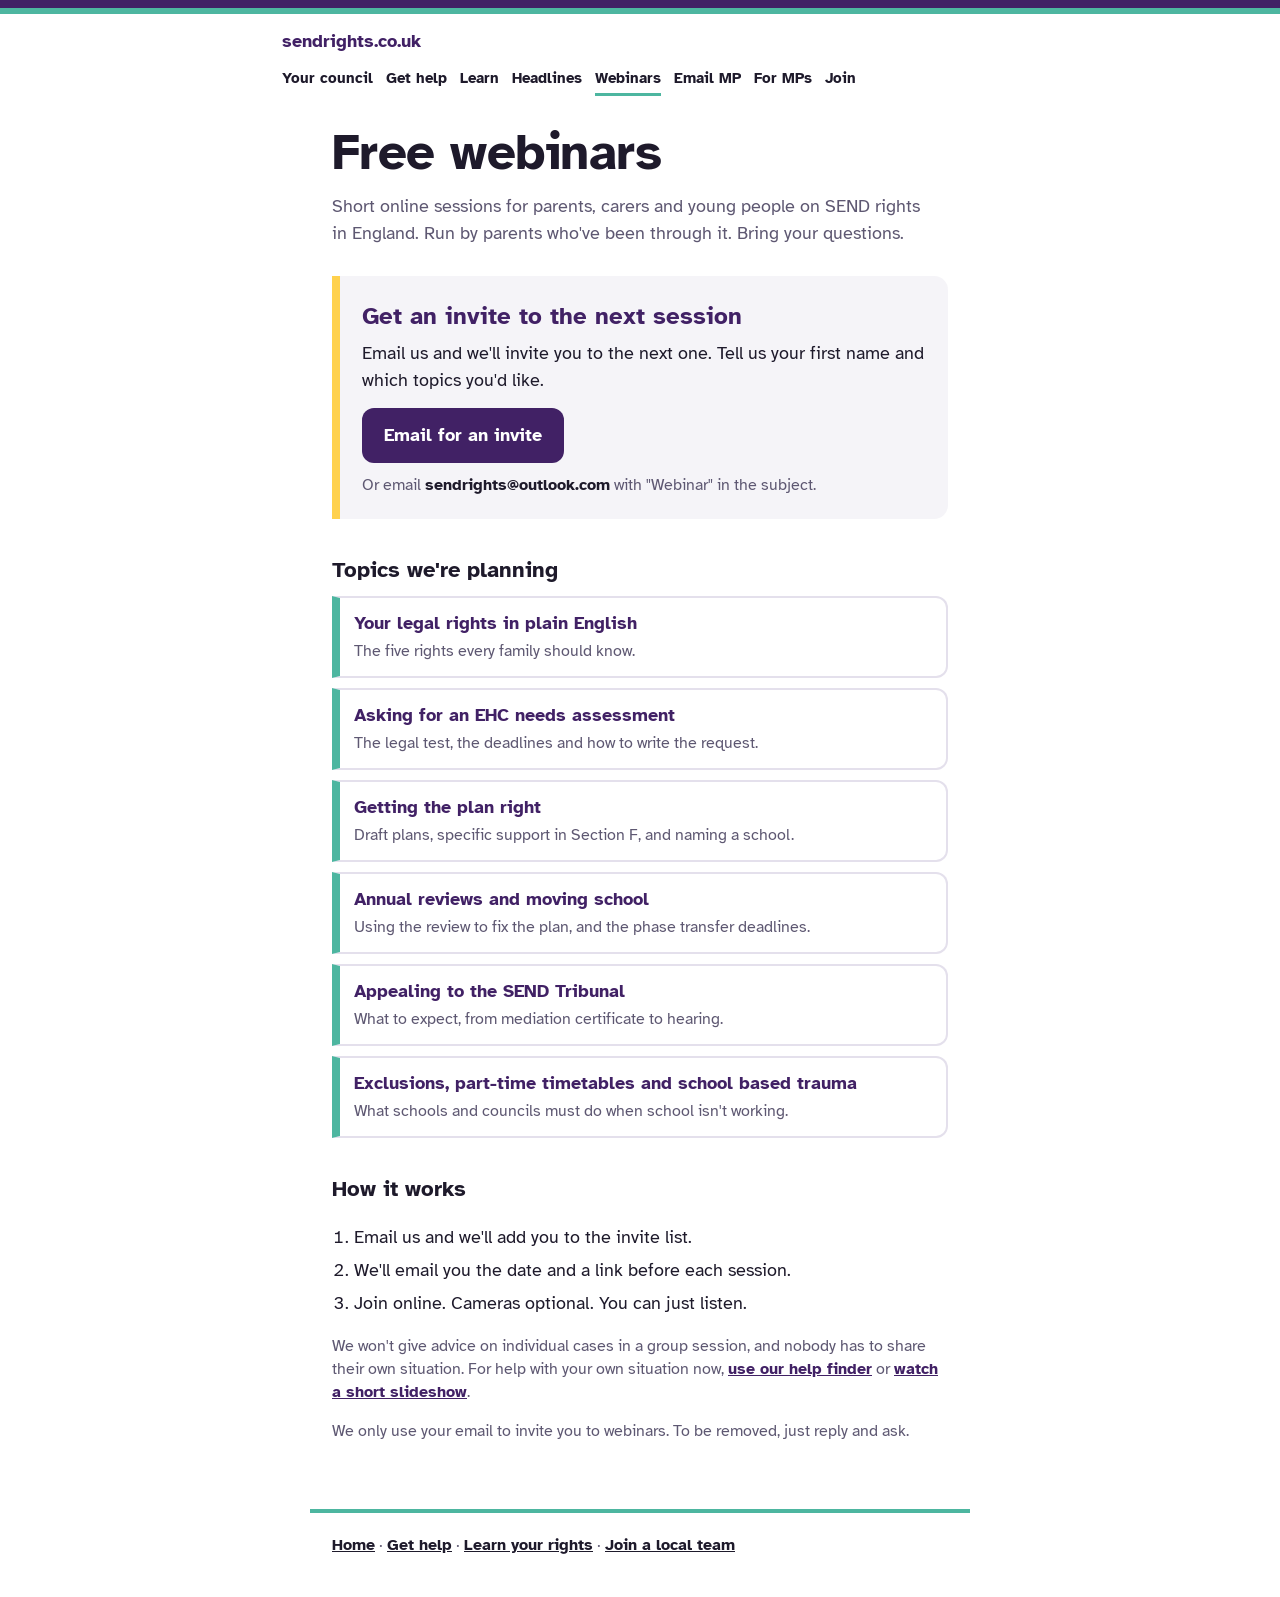
<file: webinars.html>
<!DOCTYPE html>
<html lang="en-GB">
<head>
<meta charset="utf-8">
<meta name="viewport" content="width=device-width, initial-scale=1, viewport-fit=cover">
<title>Free SEND webinars | sendrights.co.uk</title>
<meta name="description" content="Free online sessions for families on SEND rights in England. Email us and we'll invite you to the next one.">
<meta property="og:title" content="Free SEND webinars">
<meta property="og:description" content="Free online sessions on SEND rights. Email us and we'll invite you to the next one.">
<meta property="og:url" content="https://sendrights.co.uk/webinars">
<meta property="og:image" content="https://sendrights.co.uk/og-webinars.png">
<meta property="og:image:width" content="1200">
<meta property="og:image:height" content="630">
<meta property="og:type" content="website">
<meta name="twitter:card" content="summary_large_image">
<meta name="twitter:image" content="https://sendrights.co.uk/og-webinars.png">
<link rel="preconnect" href="https://fonts.googleapis.com">
<link rel="preconnect" href="https://fonts.gstatic.com" crossorigin>
<link href="https://fonts.googleapis.com/css2?family=Atkinson+Hyperlegible:wght@400;700&display=swap" rel="stylesheet">
<link rel="stylesheet" href="/site.css">
<style>
.intro{color:var(--muted);font-size:1.1rem;margin:14px 0 0;max-width:34em}
.cta{margin:30px 0;padding:22px;border-radius:0 14px 14px 0;background:var(--tint);border-left:8px solid var(--yellow)}
.cta h2{margin:0 0 6px;font-size:1.5rem;color:var(--plum-text)}
.cta p{margin:0 0 14px}
.btn{display:inline-block;background:var(--plum);color:#fff;font-weight:700;font-size:1.1rem;padding:14px 22px;border-radius:12px;text-decoration:none}
.btn:hover{background:#2F1749}
.addr{display:block;margin-top:10px;color:var(--muted);font-size:1rem}
.addr strong{color:var(--ink)}
h2.sec{font-size:1.4rem;margin:34px 0 10px}
.topics{display:grid;gap:10px;list-style:none;padding:0;margin:0}
.topics li{background:var(--card);border:2px solid var(--line);border-left:8px solid var(--teal);border-radius:0 12px 12px 0;padding:12px 14px}
.topics strong{display:block;color:var(--plum-text)}
.topics span{color:var(--muted);font-size:.97rem}
.how{padding-left:1.2em}
.how li{margin:6px 0}
.small{color:var(--muted);font-size:.97rem}
.small a,.how a{color:var(--plum-text);font-weight:700}
</style>
</head>
<body>
<div class="bars" aria-hidden="true"></div>
<header class="site-head"><a class="brand" href="/">sendrights.co.uk</a><nav><a href="/plans">Your council</a><a href="/help">Get help</a><a href="/learn">Learn</a><a href="/headlines">Headlines</a><a href="/webinars" aria-current="page">Webinars</a><a href="/mp">Email MP</a><a href="/mps">For MPs</a><a href="/join">Join</a></nav></header>
<main>
  <h1 class="page-title">Free webinars</h1>
  <p class="intro">Short online sessions for parents, carers and young people on SEND rights in England. Run by parents who've been through it. Bring your questions.</p>

  <section class="cta">
    <h2>Get an invite to the next session</h2>
    <p>Email us and we'll invite you to the next one. Tell us your first name and which topics you'd like.</p>
    <a class="btn" id="mail" href="#">Email for an invite</a>
    <span class="addr">Or email <strong id="addr"></strong> with "Webinar" in the subject.</span>
  </section>

  <h2 class="sec">Topics we're planning</h2>
  <ul class="topics">
    <li><strong>Your legal rights in plain English</strong><span>The five rights every family should know.</span></li>
    <li><strong>Asking for an EHC needs assessment</strong><span>The legal test, the deadlines and how to write the request.</span></li>
    <li><strong>Getting the plan right</strong><span>Draft plans, specific support in Section F, and naming a school.</span></li>
    <li><strong>Annual reviews and moving school</strong><span>Using the review to fix the plan, and the phase transfer deadlines.</span></li>
    <li><strong>Appealing to the SEND Tribunal</strong><span>What to expect, from mediation certificate to hearing.</span></li>
    <li><strong>Exclusions, part-time timetables and school based trauma</strong><span>What schools and councils must do when school isn't working.</span></li>
  </ul>

  <h2 class="sec">How it works</h2>
  <ol class="how">
    <li>Email us and we'll add you to the invite list.</li>
    <li>We'll email you the date and a link before each session.</li>
    <li>Join online. Cameras optional. You can just listen.</li>
  </ol>
  <p class="small">We won't give advice on individual cases in a group session, and nobody has to share their own situation. For help with your own situation now, <a href="/help">use our help finder</a> or <a href="/learn">watch a short slideshow</a>.</p>
  <p class="small">We only use your email to invite you to webinars. To be removed, just reply and ask.</p>
</main>
<footer class="site-foot"><a href="/">Home</a> · <a href="/help">Get help</a> · <a href="/learn">Learn your rights</a> · <a href="/join">Join a local team</a></footer>
<script>
(function(){
  var EMAIL = "sendrights@outlook.com";
  var body = "Hi,\n\nPlease invite me to the next SEND rights webinar.\n\nMy first name:\nMy area (town or council):\nTopics I'm most interested in:\n\nThanks";
  document.getElementById("addr").textContent = EMAIL;
  var a = document.getElementById("mail");
  a.href = "mailto:" + EMAIL + "?subject=" + encodeURIComponent("Webinar invite please") + "&body=" + encodeURIComponent(body);
  a.addEventListener("click", function(){ if(window.goatcounter && window.goatcounter.count) window.goatcounter.count({path:"webinar-email-click",event:true}); });
})();
</script>
<script data-goatcounter="https://sendrights.goatcounter.com/count" async src="//gc.zgo.at/count.js"></script>
</body>
</html>
</file>
<file: site.css>
:root{--plum:#412165;--teal:#4DB6A0;--yellow:#FFD14D;--bg:#fff;--card:#fff;--tint:rgba(128,110,160,.08);--ink:#1E1A2B;--muted:#5E5872;--line:#E4E0EC;--plum-text:#412165;--teal-text:#2E8B77}
@media (prefers-color-scheme:dark){:root{--bg:#1C1426;--card:#241A31;--tint:rgba(190,170,230,.08);--ink:#F4F0FA;--muted:#BDB3CC;--line:#3A2D4C;--plum-text:#CDB6EC;--teal-text:#6FD0BA}}
*,*::before,*::after{box-sizing:border-box}
body{margin:0;background:var(--bg);color:var(--ink);font-family:"Atkinson Hyperlegible","Segoe UI","Helvetica Neue",Arial,sans-serif;font-size:18px;line-height:1.5}
.bars{height:14px;background:var(--plum);border-bottom:6px solid var(--teal)}
.site-head{max-width:760px;margin:0 auto;padding:14px 22px 0;display:flex;flex-wrap:wrap;align-items:center;justify-content:space-between;gap:8px 18px}
.site-head .brand{font-weight:700;color:var(--plum-text);text-decoration:none}
.site-head nav{display:flex;flex-wrap:wrap;gap:4px 13px}
.site-head nav a{color:var(--ink);text-decoration:none;font-weight:700;font-size:.92rem;padding:4px 0;border-bottom:3px solid transparent}
.site-head nav a:hover,.site-head nav a[aria-current]{border-bottom-color:var(--teal)}
main{max-width:660px;margin:0 auto;padding:30px 22px 50px}
.page-title{font-size:clamp(2.2rem,8vw,3.2rem);line-height:1.04;margin:0;letter-spacing:-.01em}
a:focus-visible,button:focus-visible{outline:3px solid var(--teal);outline-offset:3px}
.site-foot{max-width:660px;margin:0 auto;padding:20px 22px 40px;border-top:4px solid var(--teal);color:var(--muted);font-size:1rem}
.site-foot a{color:var(--ink);font-weight:700}
[tabindex="-1"]:focus{outline:none}
</file>
